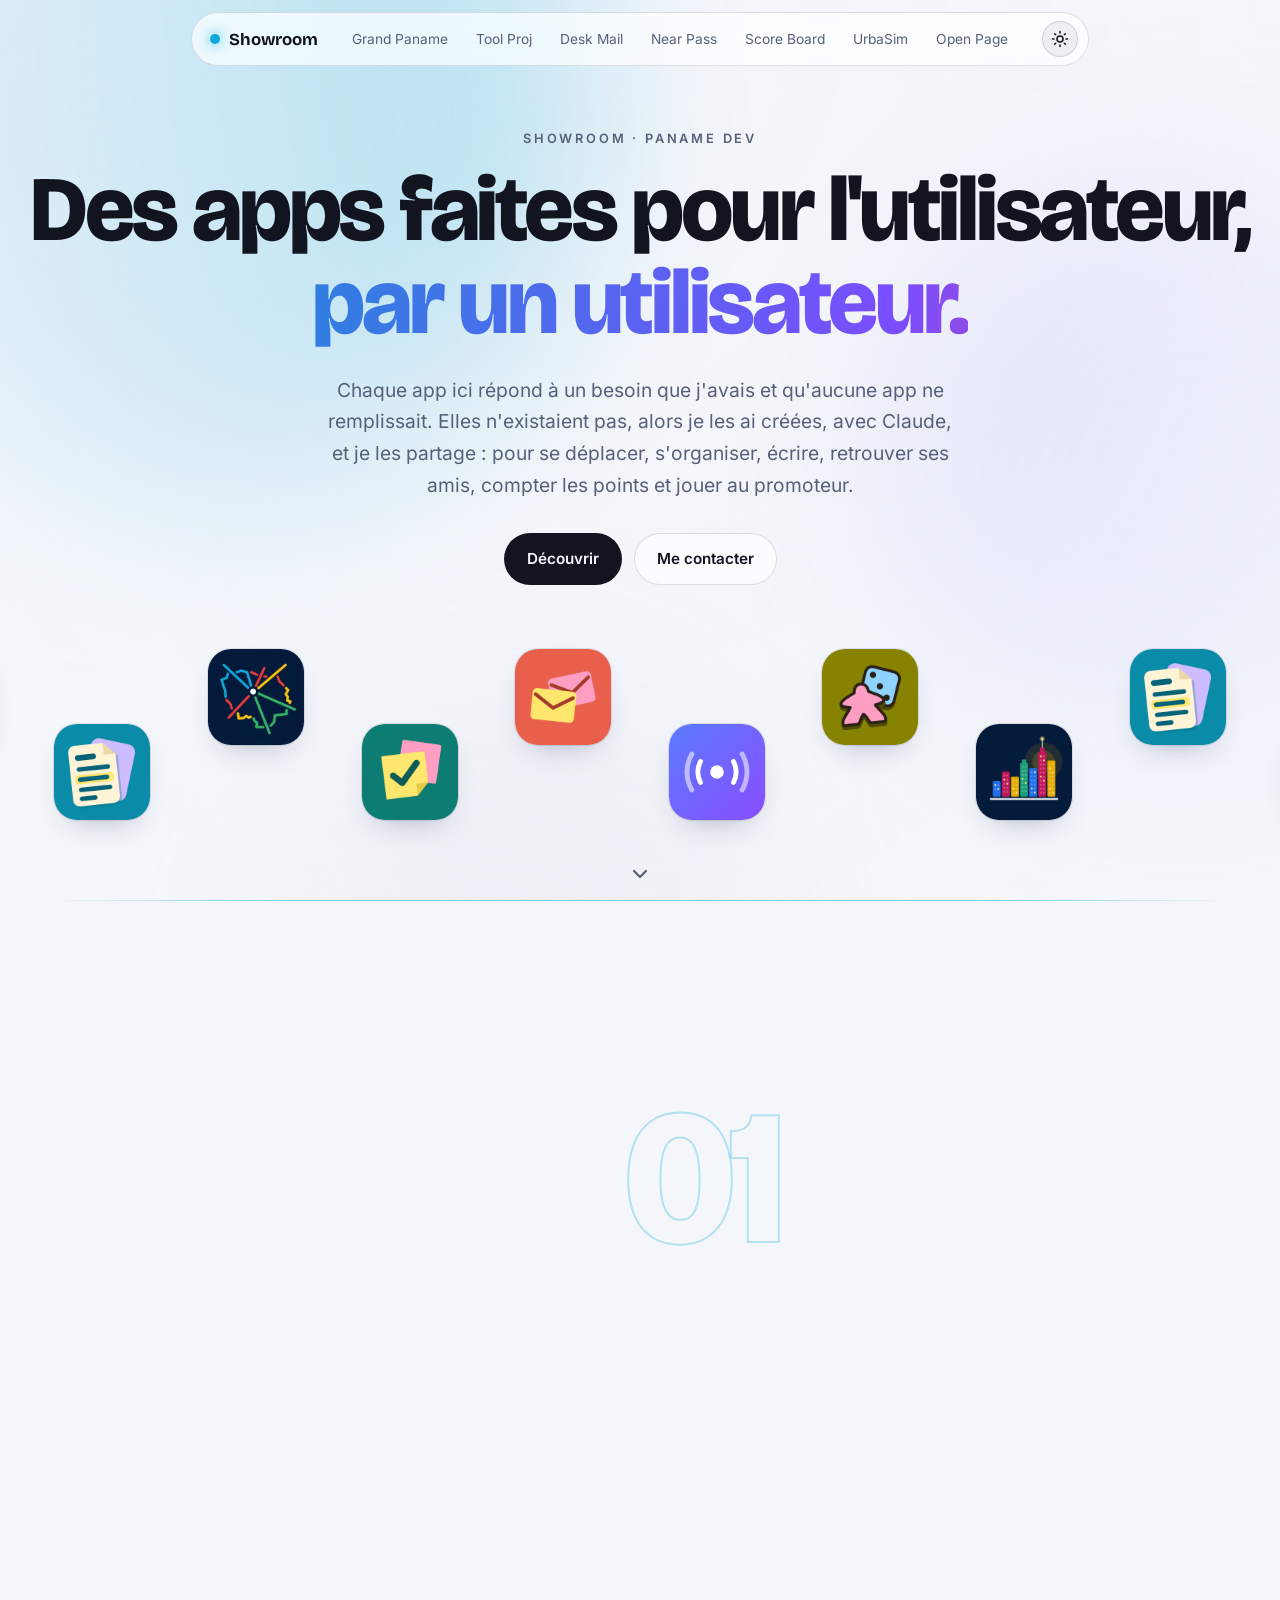
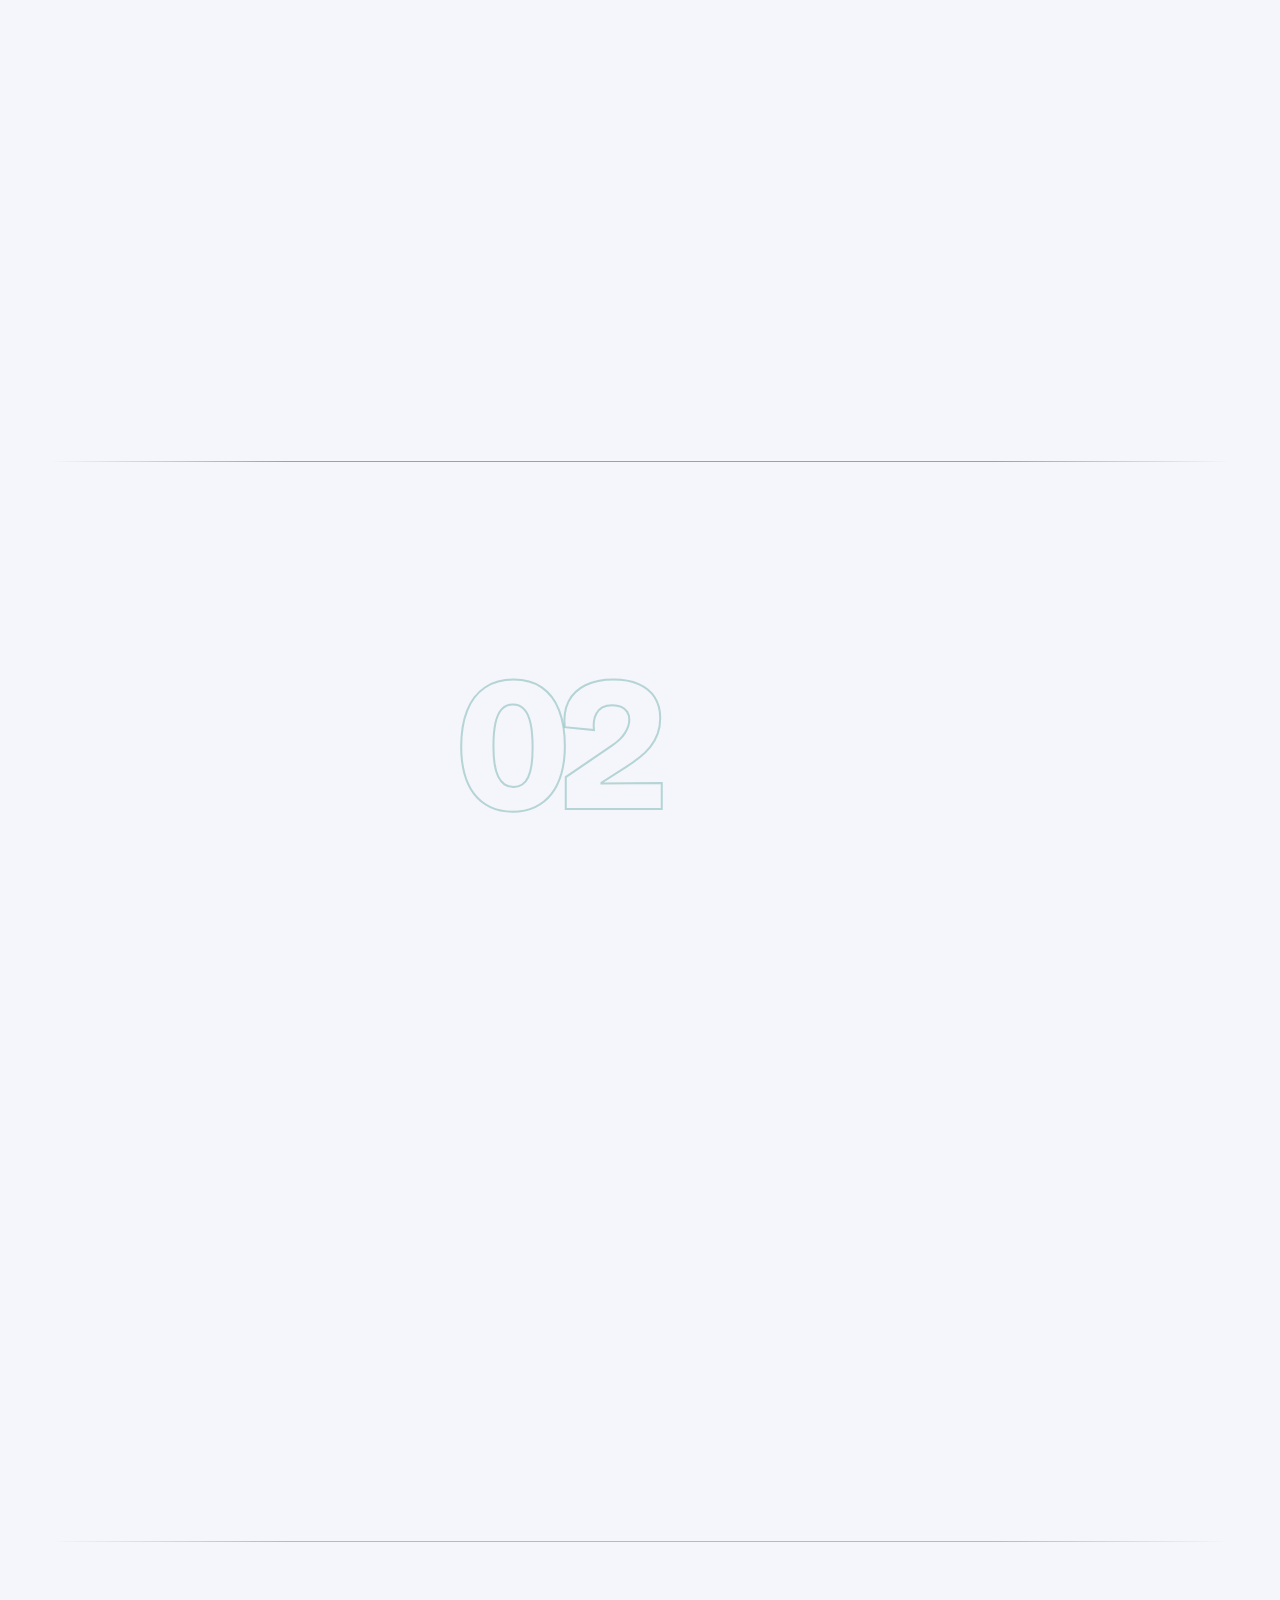
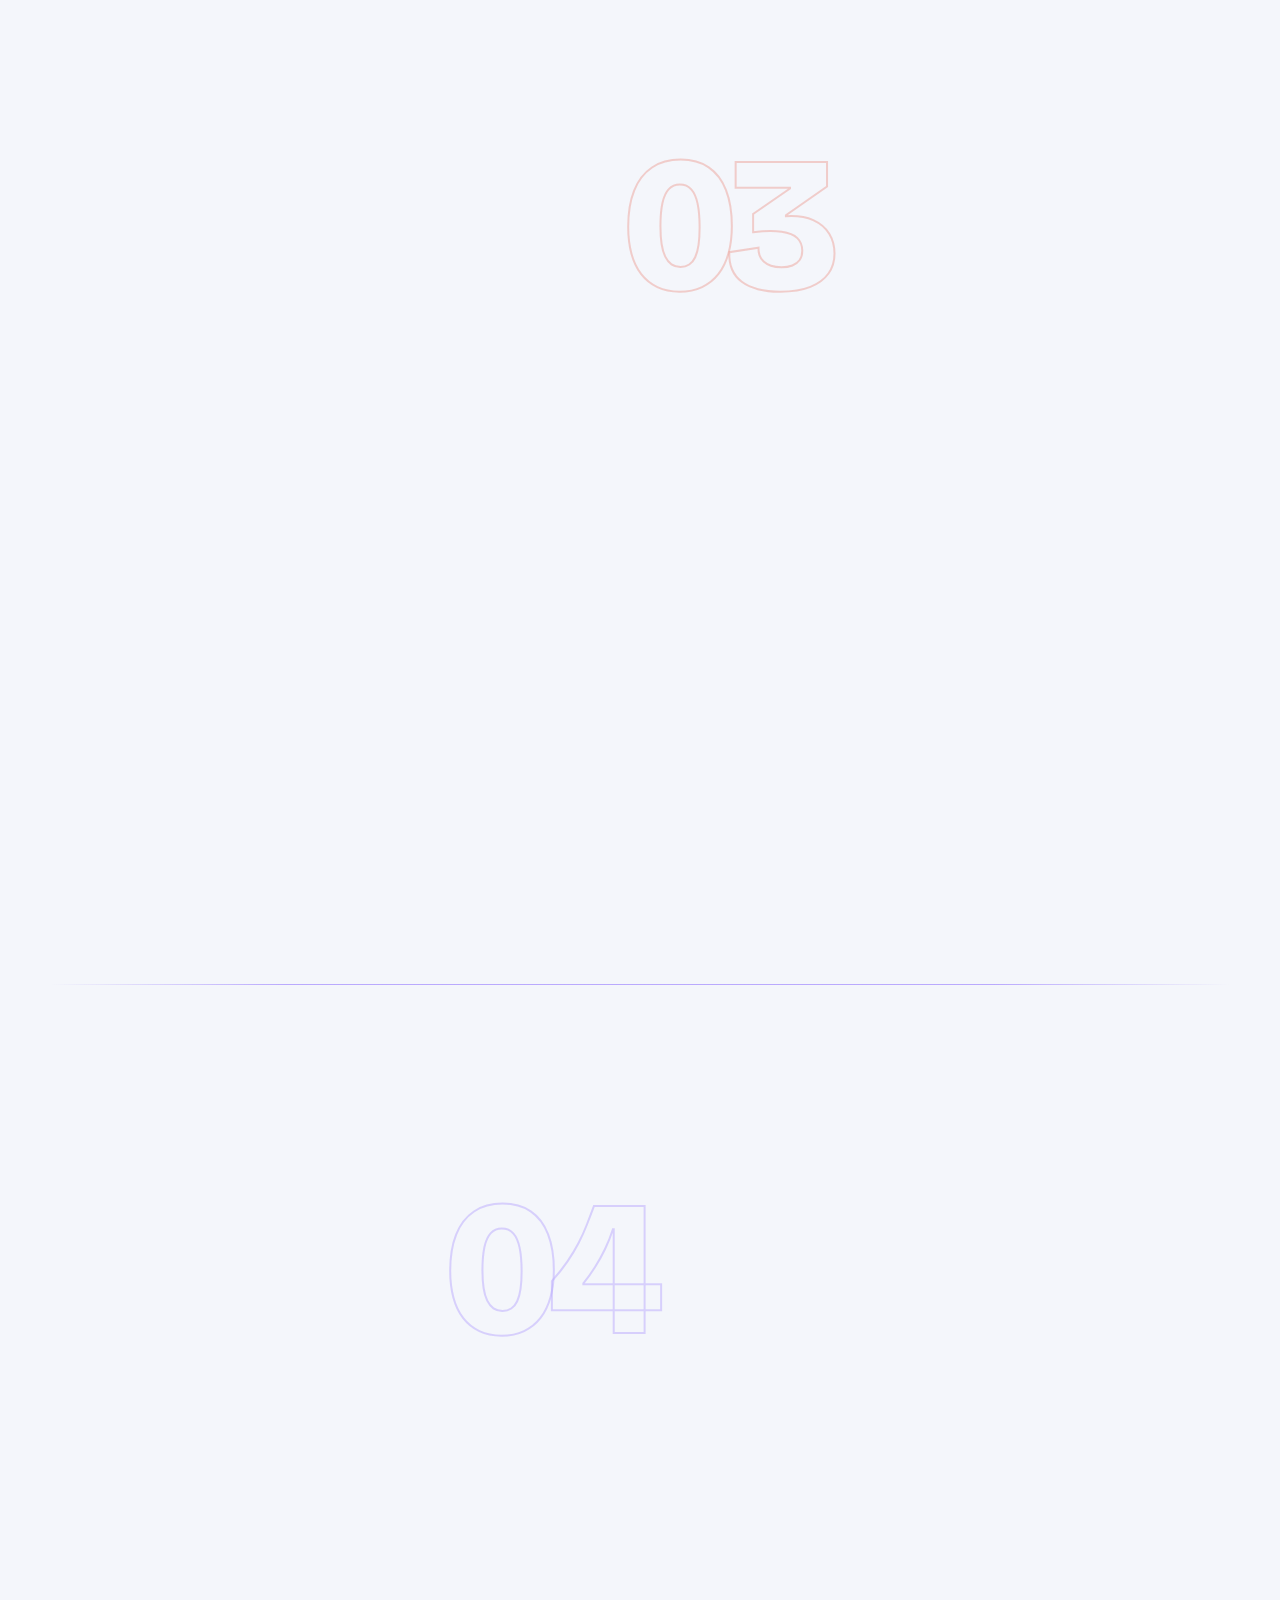
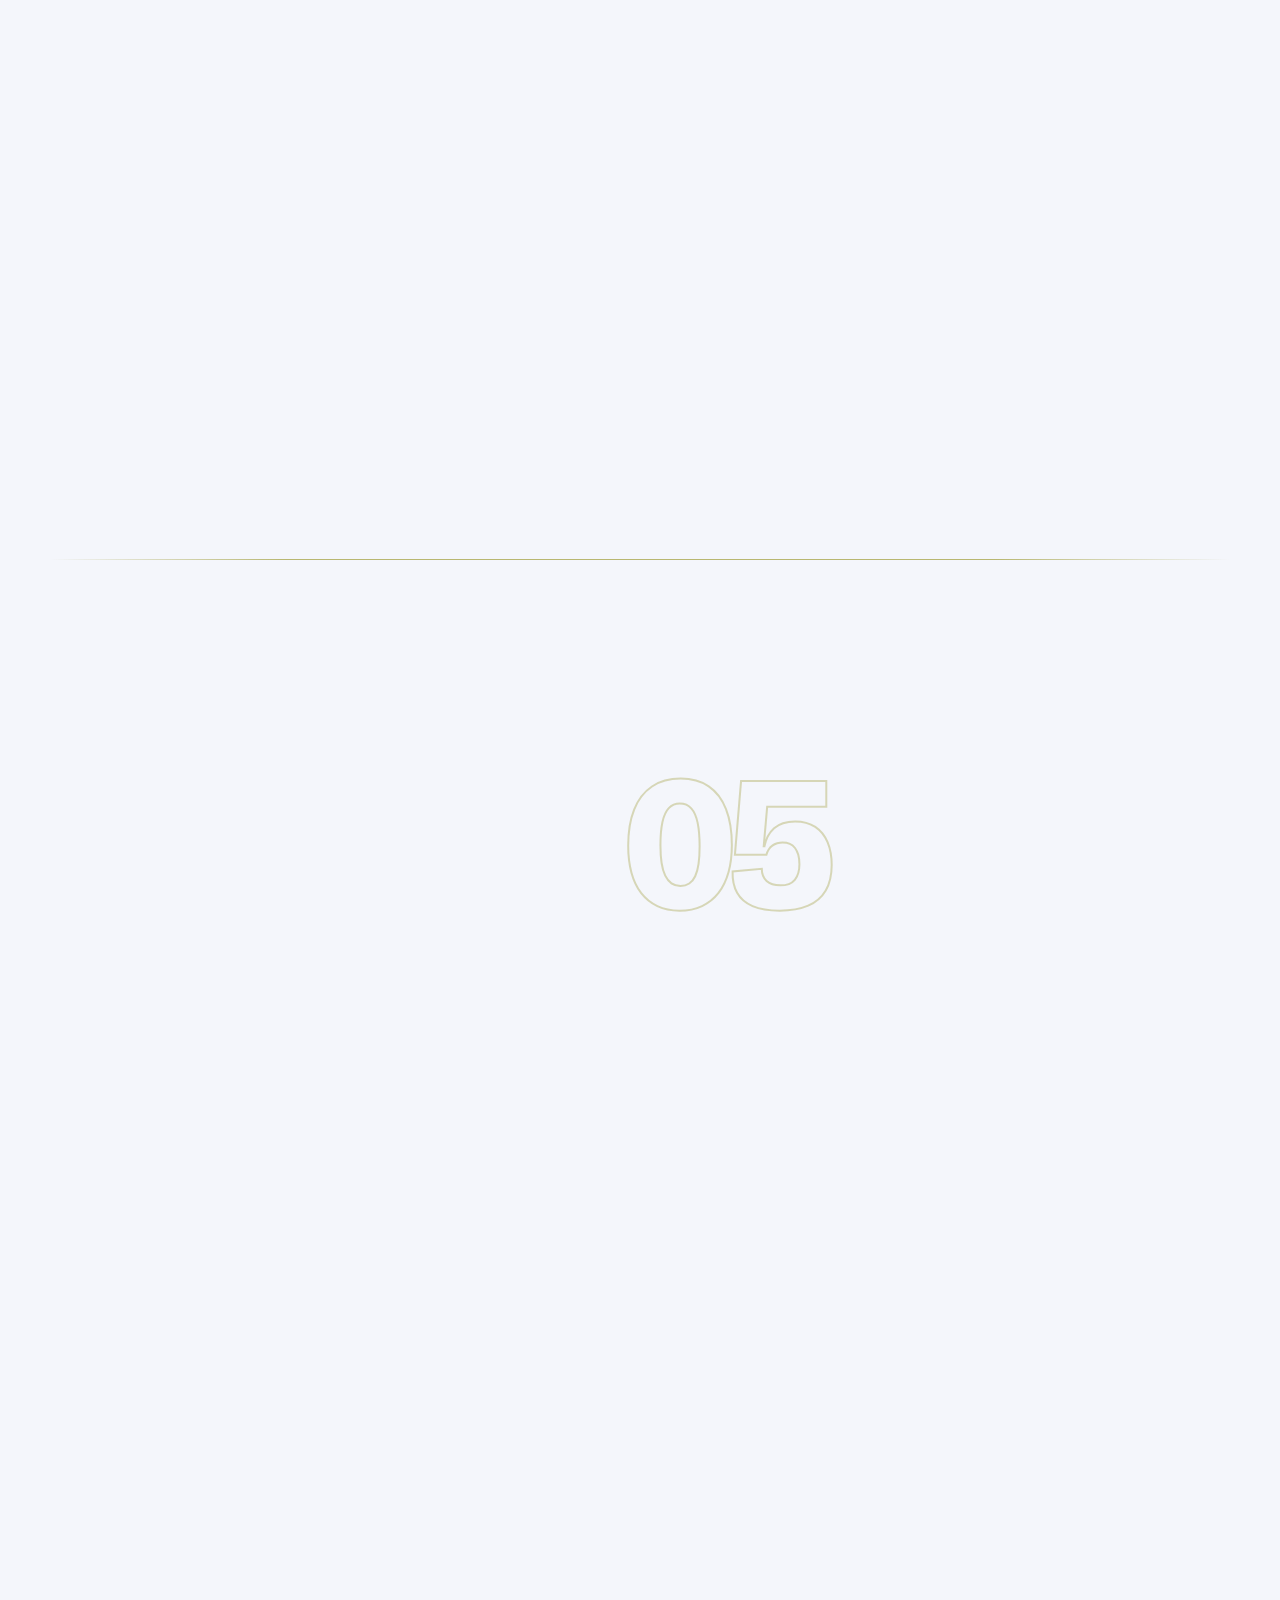
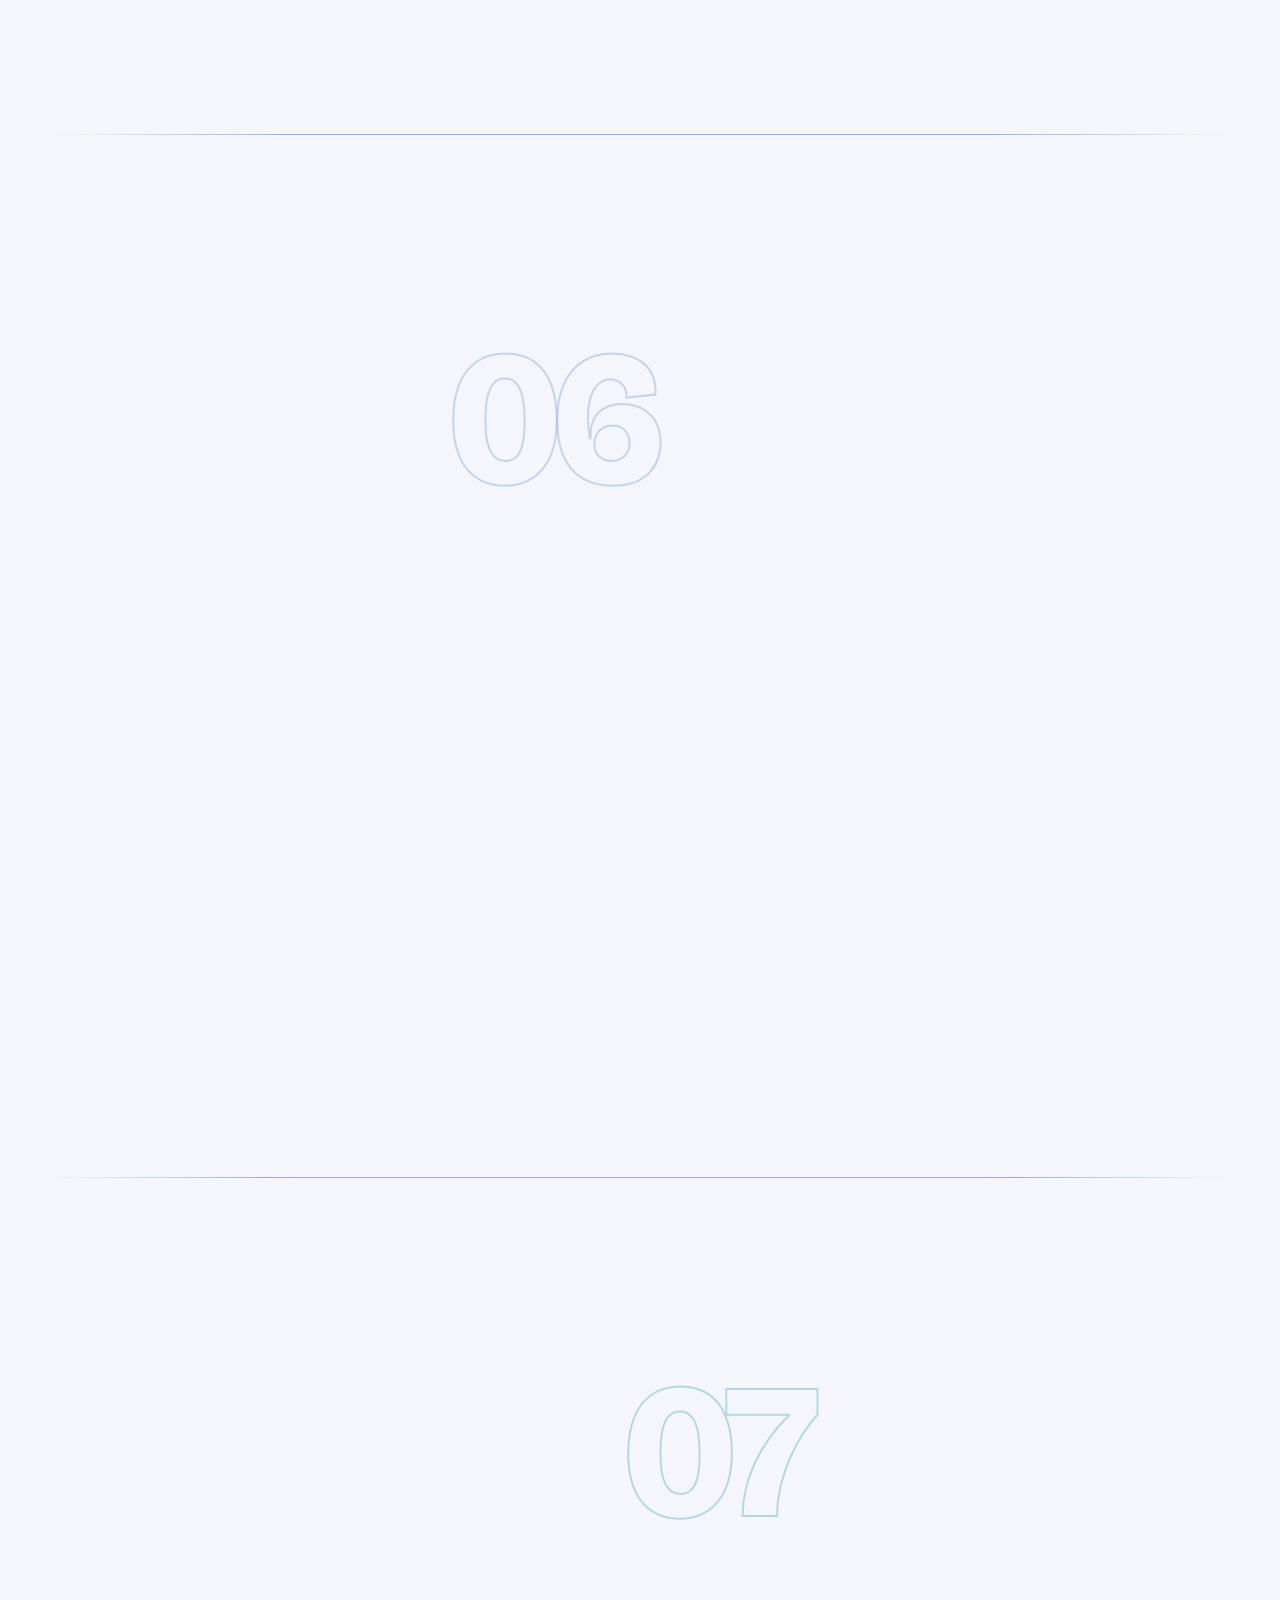
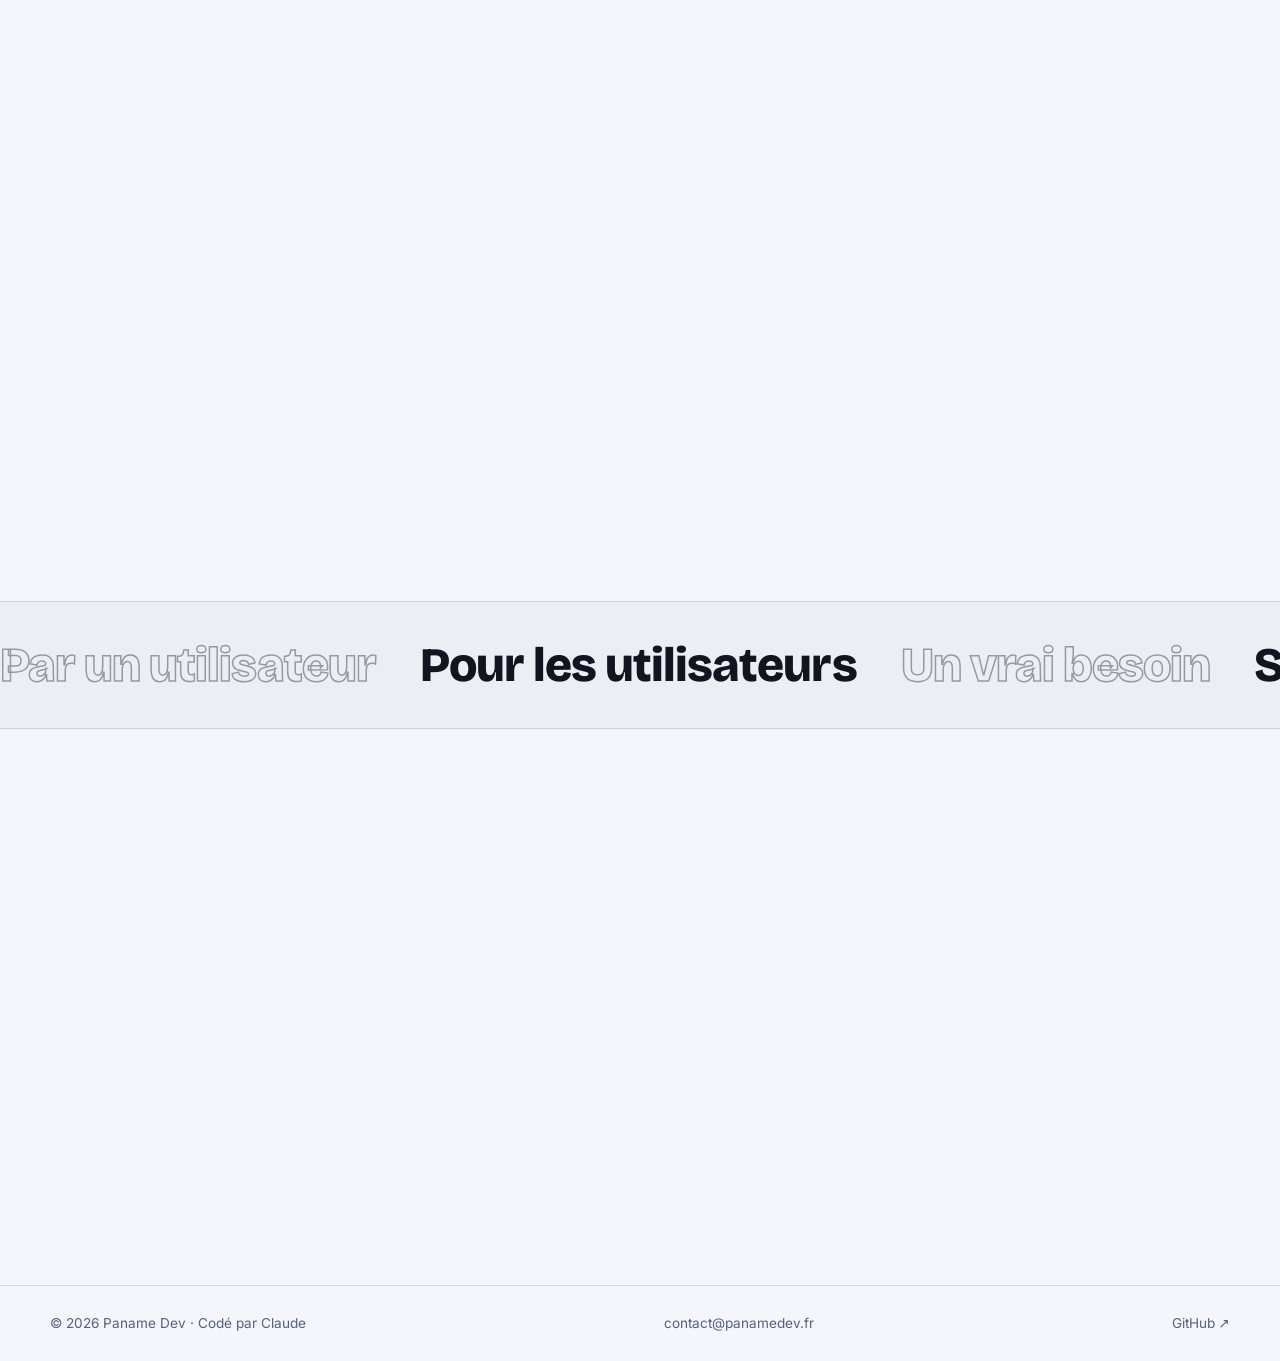
<file: index.html>
<!doctype html>
<html lang="fr">
<head>
<meta charset="utf-8">
<meta name="viewport" content="width=device-width, initial-scale=1">
<title>Showroom — Mes apps</title>
<meta name="description" content="Des apps faites pour l'utilisateur, par un utilisateur : Grand Paname, Tool Proj, Desk Mail, Near Pass, Score Board, UrbaSim… et d'autres à venir.">
<meta name="theme-color" content="#0b0d14">
<meta name="color-scheme" content="dark light">
<script>try{var t=localStorage.getItem("theme");if(t!=="light"&&t!=="dark")t=matchMedia("(prefers-color-scheme: light)").matches?"light":"dark";document.documentElement.dataset.theme=t}catch(e){}if(!matchMedia("(prefers-reduced-motion: reduce)").matches&&(!location.hash||location.hash==="#top")&&!scrollY)document.documentElement.classList.add("intro")</script>
<meta name="author" content="Paname Dev">
<link rel="icon" href="assets/img/favicon.svg?v=3534c2a4" type="image/svg+xml">
<link rel="preload" href="assets/fonts/inter-latin-wght.woff2" as="font" type="font/woff2" crossorigin>
<link rel="preload" href="assets/fonts/bricolage-latin-opsz.woff2" as="font" type="font/woff2" crossorigin>
<link rel="stylesheet" href="style.css?v=8fe3150a">
</head>
<body>
<div class="bg" aria-hidden="true"><i class="blob b1"></i><i class="blob b2"></i><i class="blob b3"></i><div class="grain"></div></div>

<header class="nav">
  <a class="brand" href="#top"><span class="dot"></span>Showroom</a>
  <nav>
    <!-- NAV:START -->
    <a href="#grand-paname">Grand Paname</a>
    <a href="#tool-proj">Tool Proj</a>
    <a href="#desk-mail">Desk Mail</a>
    <a href="#near-pass">Near Pass</a>
    <a href="#scoreboard">Score Board</a>
    <a href="#urbasim">UrbaSim</a>
    <a href="#open-page">Open Page</a>    <!-- NAV:END -->
  </nav>
  <button class="tbtn" type="button" aria-label="Changer de thème (clair / sombre)"><svg class="moon" viewBox="0 0 24 24" fill="none" stroke="currentColor" stroke-width="2" stroke-linecap="round" stroke-linejoin="round"><path d="M21 12.8A9 9 0 1 1 11.2 3a7 7 0 0 0 9.8 9.8z"/></svg><svg class="sun" viewBox="0 0 24 24" fill="none" stroke="currentColor" stroke-width="2" stroke-linecap="round"><circle cx="12" cy="12" r="4"/><path d="M12 2v2M12 20v2M4.9 4.9l1.4 1.4M17.7 17.7l1.4 1.4M2 12h2M20 12h2M4.9 19.1l1.4-1.4M17.7 6.3l1.4-1.4"/></svg></button>
</header>

<main id="top">
<!-- HERO -->
<section class="hero">
  <p class="eyebrow reveal">Showroom · Paname Dev</p>
  <h1 class="reveal d1">Des apps faites pour l'utilisateur,<br><span class="grad">par un utilisateur.</span></h1>
  <p class="lead reveal d2">Chaque app ici répond à un besoin que j'avais et qu'aucune app ne remplissait. Elles n'existaient pas, alors je les ai créées, avec Claude, et je les partage : pour se déplacer, s'organiser, écrire, retrouver ses amis, compter les points et jouer au promoteur.</p>
  <div class="cta reveal d3"><a class="btn primary" href="#grand-paname">Découvrir</a><a class="btn ghost" href="#contact">Me contacter</a></div>

  <div class="orbit" aria-hidden="true">
    <!-- ORBIT:START -->
    <a href="#grand-paname" class="ico" data-tile="#0ca8d8" style="left:2.0%;top:6%;animation-delay:-0.0s"><img src="assets/img/grandpaname.png?v=43c9810d" alt=""></a>
    <a href="#tool-proj" class="ico" data-tile="#0d7c72" style="left:16.0%;top:50%;animation-delay:-1.3s"><img src="assets/img/toolproj.png?v=ee2c892e" alt=""></a>
    <a href="#desk-mail" class="ico" data-tile="#e8604c" style="left:30.0%;top:6%;animation-delay:-2.6s"><img src="assets/img/deskmail.png?v=2308c365" alt=""></a>
    <a href="#near-pass" class="ico" data-tile="#8a6bff" style="left:44.0%;top:50%;animation-delay:-3.9s"><img src="assets/img/nearpass.svg?v=d5eae3f5" alt=""></a>
    <a href="#scoreboard" class="ico" data-tile="#878300" style="left:58.0%;top:6%;animation-delay:-0.2s"><img src="assets/img/scoreboard.png?v=7ec2c435" alt=""></a>
    <a href="#urbasim" class="ico" data-tile="#3f80ca" style="left:72.0%;top:50%;animation-delay:-1.5s"><img src="assets/img/urbasim-icon.png?v=8cf148e3" alt=""></a>
    <a href="#open-page" class="ico" data-tile="#0a8ca9" style="left:86.0%;top:6%;animation-delay:-2.8s"><img src="assets/img/openpage.png?v=98469eb4" alt=""></a>    <!-- ORBIT:END -->
  </div>
  <a class="scroll" href="#apps" aria-label="Voir les apps"><svg viewBox="0 0 24 24" fill="none" stroke="currentColor" stroke-width="2.2" stroke-linecap="round" stroke-linejoin="round"><path d="M6 9l6 6 6-6"/></svg></a>
</section>

<div id="apps"></div>
<!-- APPS:START (généré par scripts/build_site.py à partir de data/apps.json : ne pas modifier à la main) -->
<section class="app grand-paname" id="grand-paname" data-glow="#0ca8d8" style="--a:#0ca8d8;--btn-ink:#041b3b">
  <div class="wrap">
    <header class="ahead">
      <div class="aleft">
        <div class="tag reveal"><img src="assets/img/grandpaname.png?v=43c9810d" alt="" class="mini"> L&#x27;application phare</div>
        <h2 class="reveal d1" style="font-family:'GrandParis',var(--display);font-weight:700;letter-spacing:0;font-size:clamp(2.1rem,4.4vw,3.6rem)">Grand Paname</h2>
      </div>
      <div class="aright">
        <p class="pitch reveal d2"><em>Tout le réseau d&#x27;Île-de-France dans la poche.</em> Une carte au centre, des horaires qui suivent ton doigt, et une app qui se sent vraiment native.</p>
        <div class="chips reveal d3"><span>Android</span><span>React Native · Expo</span><span>v3.3</span></div>
        <div class="links reveal d3"><a class="btn app-btn" href="https://github.com/MaxPyroli/grand-paname-app" target="_blank" rel="noopener">Voir le projet ↗</a></div>
      </div>
    </header>
    <div class="car reveal d2" data-car tabindex="0" role="region" aria-roledescription="carrousel" aria-label="Fonctionnalités de Grand Paname">
      <div class="track">
      <article class="slide" aria-label="1 sur 6">
        <div class="stxt"><span class="num">01 / 06</span><h3>Vue d&#x27;ensemble</h3><p>Une carte au centre, des horaires qui suivent ton doigt, et une app qui se sent vraiment native.</p></div>
        <div class="shotarea ">
          <figure class="slot phone"><div class="part phone has"><div class="frame"><picture><source media="(prefers-color-scheme: light)" srcset="assets/shots/grand-paname/01-light.jpg?v=791dcea7"><img src="assets/shots/grand-paname/01-light.jpg?v=791dcea7" alt="Grand Paname : Vue d&#x27;ensemble" data-light="assets/shots/grand-paname/01-light.jpg?v=791dcea7" data-dark="assets/shots/grand-paname/01-light.jpg?v=791dcea7" loading="lazy"></picture></div></div></figure>
        </div>
      </article><article class="slide" aria-label="2 sur 6">
        <div class="stxt"><span class="num">02 / 06</span><h3>La carte au centre</h3><p>Une carte plein écran du réseau, avec les lignes de métro, RER et tram en couleurs. On cherche un arrêt, on touche, on voit.</p></div>
        <div class="shotarea ">
          <figure class="slot phone"><div class="part phone"><div class="frame"><div class="ph"><b>02</b><span>Capture à ajouter</span><small>La carte zoomée sur un quartier, avec les lignes</small><code>assets/shots/grand-paname/02-light.jpg</code><code>assets/shots/grand-paname/02-dark.jpg</code></div></div></div></figure>
        </div>
      </article><article class="slide" aria-label="3 sur 6">
        <div class="stxt"><span class="num">03 / 06</span><h3>Les horaires, au doigt</h3><p>Les prochains passages d&#x27;un arrêt dans un volet qui suit ton geste : on le tire pour l&#x27;ouvrir, on le glisse pour le fermer.</p></div>
        <div class="shotarea ">
          <figure class="slot phone"><div class="part phone"><div class="frame"><div class="ph"><b>03</b><span>Capture à ajouter</span><small>Le volet des horaires ouvert sur un arrêt</small><code>assets/shots/grand-paname/03-light.jpg</code><code>assets/shots/grand-paname/03-dark.jpg</code></div></div></div></figure>
        </div>
      </article><article class="slide" aria-label="4 sur 6">
        <div class="stxt"><span class="num">04 / 06</span><h3>Info trafic</h3><p>L&#x27;onglet Trafic regroupe les perturbations du réseau. Le rouge n&#x27;apparaît que lorsqu&#x27;il y a un vrai problème.</p></div>
        <div class="shotarea ">
          <figure class="slot phone"><div class="part phone"><div class="frame"><div class="ph"><b>04</b><span>Capture à ajouter</span><small>L&#x27;onglet Trafic avec quelques perturbations</small><code>assets/shots/grand-paname/04-light.jpg</code><code>assets/shots/grand-paname/04-dark.jpg</code></div></div></div></figure>
        </div>
      </article><article class="slide" aria-label="5 sur 6">
        <div class="stxt"><span class="num">05 / 06</span><h3>Tes favoris</h3><p>Tes arrêts et tes lignes habituels à portée de pouce, dans l&#x27;onglet Favoris.</p></div>
        <div class="shotarea ">
          <figure class="slot phone"><div class="part phone"><div class="frame"><div class="ph"><b>05</b><span>Capture à ajouter</span><small>L&#x27;onglet Favoris rempli</small><code>assets/shots/grand-paname/05-light.jpg</code><code>assets/shots/grand-paname/05-dark.jpg</code></div></div></div></figure>
        </div>
      </article><article class="slide" aria-label="6 sur 6">
        <div class="stxt"><span class="num">06 / 06</span><h3>Trois thèmes</h3><p>Clair, sombre, et sombre OLED pour les écrans qui éteignent les pixels noirs.</p></div>
        <div class="shotarea ">
          <figure class="slot phone"><div class="part phone"><div class="frame"><div class="ph"><b>06</b><span>Capture à ajouter</span><small>Le même écran en thème sombre OLED</small><code>assets/shots/grand-paname/06-light.jpg</code><code>assets/shots/grand-paname/06-dark.jpg</code></div></div></div></figure>
        </div>
      </article>
      </div>
      <div class="ctrl">
        <button class="arrow prev" type="button" aria-label="Précédent">←</button>
        <button class="arrow next" type="button" aria-label="Suivant">→</button>
        <div class="dots"><button class="dot" type="button" aria-label="Aller à : Vue d&#x27;ensemble"></button><button class="dot" type="button" aria-label="Aller à : La carte au centre"></button><button class="dot" type="button" aria-label="Aller à : Les horaires, au doigt"></button><button class="dot" type="button" aria-label="Aller à : Info trafic"></button><button class="dot" type="button" aria-label="Aller à : Tes favoris"></button><button class="dot" type="button" aria-label="Aller à : Trois thèmes"></button></div>
      </div>
    </div>
  </div>
</section>

<section class="app tool-proj flip" id="tool-proj" data-glow="#0fb5a6" style="--a:#0d7c72">
  <div class="wrap">
    <header class="ahead">
      <div class="aleft">
        <div class="tag reveal"><img src="assets/img/toolproj.png?v=ee2c892e" alt="" class="mini"> Productivité</div>
        <h2 class="reveal d1">Tool Proj</h2>
      </div>
      <div class="aright">
        <p class="pitch reveal d2"><em>Le carnet de bord de tes projets d&#x27;apps.</em> Avancement, tâches, idées et équipe, sur un mur de post-it qu&#x27;on zoome du bout des doigts. Installable sur téléphone.</p>
        <div class="chips reveal d3"><span>PWA installable</span><span>Supabase</span><span>Gratuit</span></div>
        <div class="links reveal d3"><a class="btn app-btn" href="https://toolproj.panamedev.fr/" target="_blank" rel="noopener">Ouvrir l&#x27;app ↗</a></div>
      </div>
    </header>
    <div class="car reveal d2" data-car tabindex="0" role="region" aria-roledescription="carrousel" aria-label="Fonctionnalités de Tool Proj">
      <div class="track">
      <article class="slide" aria-label="1 sur 6">
        <div class="stxt"><span class="num">01 / 06</span><h3>Vue d&#x27;ensemble</h3><p>Avancement, tâches, idées et équipe, sur un mur de post-it qu&#x27;on zoome du bout des doigts. Installable sur téléphone.</p></div>
        <div class="shotarea stage withmock">
          <div class="board">
        <div class="bhead"><b>Mon app</b><div class="prog"><i></i></div><small>64&nbsp;%</small></div>
        <div class="cols">
          <div class="col"><h4>À faire</h4>
            <div class="note n-y"><button class="chk" type="button" aria-pressed="false" aria-label="Marquer comme fait"></button><b class="nt">Écran d'accueil</b><span>Tâche</span></div>
            <div class="note n-p rot2"><button class="chk" type="button" aria-pressed="false" aria-label="Marquer comme fait"></button><b class="nt">Mode sombre ?</b><span>Idée</span></div>
          </div>
          <div class="col"><h4>En cours</h4>
            <div class="note n-b rot3"><button class="chk" type="button" aria-pressed="false" aria-label="Marquer comme fait"></button><b class="nt">Notifications push</b><span>Amélioration</span></div>
            <div class="note n-o"><button class="chk" type="button" aria-pressed="false" aria-label="Marquer comme fait"></button><b class="nt">Bug scroll iOS</b><span>Bug</span></div>
          </div>
          <div class="col"><h4>Fait</h4>
            <div class="note n-g rot2 done"><button class="chk" type="button" aria-pressed="true" aria-label="Marquer comme à faire"></button><b class="nt">Connexion par clé</b><span>Tâche</span></div>
            <div class="note n-g rot3 done"><button class="chk" type="button" aria-pressed="true" aria-label="Marquer comme à faire"></button><b class="nt">Rôles par projet</b><span>Tâche</span></div>
          </div>
        </div>
      </div>
      <div class="float f1">👍 12</div>
      <div class="float f2">🔔 Assigné à toi</div>
          <figure class="slot duo"><div class="part window"><div class="frame"><div class="wbar"><i></i><i></i><i></i></div><div class="ph"><b>01</b><span>Capture à ajouter</span><small>L&#x27;aperçu d&#x27;un projet : bureau et mobile</small><code>assets/shots/tool-proj/01-desktop-light.jpg</code><code>assets/shots/tool-proj/01-desktop-dark.jpg</code></div></div></div><div class="part phone"><div class="frame"><div class="ph"><b>01</b><span>Capture à ajouter</span><small>L&#x27;aperçu d&#x27;un projet : bureau et mobile</small><code>assets/shots/tool-proj/01-mobile-light.jpg</code><code>assets/shots/tool-proj/01-mobile-dark.jpg</code></div></div></div></figure>
        </div>
      </article><article class="slide" aria-label="2 sur 6">
        <div class="stxt"><span class="num">02 / 06</span><h3>Le plan de travail de post-it</h3><p>Un grand mur qu&#x27;on zoome (pincement ou Ctrl + molette) et qu&#x27;on parcourt en glissant, avec une mini-carte, le plein écran, « Ranger » par couleur, votes ou date, et des votes 👍.</p></div>
        <div class="shotarea ">
          <figure class="slot duo"><div class="part window"><div class="frame"><div class="wbar"><i></i><i></i><i></i></div><div class="ph"><b>02</b><span>Capture à ajouter</span><small>Le mur de post-it, avec la mini-carte (bureau + mobile)</small><code>assets/shots/tool-proj/02-desktop-light.jpg</code><code>assets/shots/tool-proj/02-desktop-dark.jpg</code></div></div></div><div class="part phone"><div class="frame"><div class="ph"><b>02</b><span>Capture à ajouter</span><small>Le mur de post-it, avec la mini-carte (bureau + mobile)</small><code>assets/shots/tool-proj/02-mobile-light.jpg</code><code>assets/shots/tool-proj/02-mobile-dark.jpg</code></div></div></div></figure>
        </div>
      </article><article class="slide" aria-label="3 sur 6">
        <div class="stxt"><span class="num">03 / 06</span><h3>Feuille de route et tableau</h3><p>Les grands chantiers rangés en Maintenant, Ensuite, Plus tard et Terminé, ou un tableau À faire / En cours / Fait où chaque chantier est un grand post-it.</p></div>
        <div class="shotarea ">
          <figure class="slot duo"><div class="part window"><div class="frame"><div class="wbar"><i></i><i></i><i></i></div><div class="ph"><b>03</b><span>Capture à ajouter</span><small>La feuille de route ou le tableau (bureau + mobile)</small><code>assets/shots/tool-proj/03-desktop-light.jpg</code><code>assets/shots/tool-proj/03-desktop-dark.jpg</code></div></div></div><div class="part phone"><div class="frame"><div class="ph"><b>03</b><span>Capture à ajouter</span><small>La feuille de route ou le tableau (bureau + mobile)</small><code>assets/shots/tool-proj/03-mobile-light.jpg</code><code>assets/shots/tool-proj/03-mobile-dark.jpg</code></div></div></div></figure>
        </div>
      </article><article class="slide" aria-label="4 sur 6">
        <div class="stxt"><span class="num">04 / 06</span><h3>Tâches, bugs, idées</h3><p>Chaque élément a son type et sa couleur, sa priorité, une personne assignée. Une idée mûre se transforme en chantier, tâche, bug ou amélioration.</p></div>
        <div class="shotarea ">
          <figure class="slot duo"><div class="part window"><div class="frame"><div class="wbar"><i></i><i></i><i></i></div><div class="ph"><b>04</b><span>Capture à ajouter</span><small>Une tâche ouverte avec ses détails (bureau + mobile)</small><code>assets/shots/tool-proj/04-desktop-light.jpg</code><code>assets/shots/tool-proj/04-desktop-dark.jpg</code></div></div></div><div class="part phone"><div class="frame"><div class="ph"><b>04</b><span>Capture à ajouter</span><small>Une tâche ouverte avec ses détails (bureau + mobile)</small><code>assets/shots/tool-proj/04-mobile-light.jpg</code><code>assets/shots/tool-proj/04-mobile-dark.jpg</code></div></div></div></figure>
        </div>
      </article><article class="slide" aria-label="5 sur 6">
        <div class="stxt"><span class="num">05 / 06</span><h3>L&#x27;aperçu du projet</h3><p>Une jauge d&#x27;avancement, les chantiers en cours, les bugs ouverts, les idées les plus votées et l&#x27;activité récente.</p></div>
        <div class="shotarea ">
          <figure class="slot duo"><div class="part window"><div class="frame"><div class="wbar"><i></i><i></i><i></i></div><div class="ph"><b>05</b><span>Capture à ajouter</span><small>L&#x27;aperçu avec la jauge d&#x27;avancement (bureau + mobile)</small><code>assets/shots/tool-proj/05-desktop-light.jpg</code><code>assets/shots/tool-proj/05-desktop-dark.jpg</code></div></div></div><div class="part phone"><div class="frame"><div class="ph"><b>05</b><span>Capture à ajouter</span><small>L&#x27;aperçu avec la jauge d&#x27;avancement (bureau + mobile)</small><code>assets/shots/tool-proj/05-mobile-light.jpg</code><code>assets/shots/tool-proj/05-mobile-dark.jpg</code></div></div></div></figure>
        </div>
      </article><article class="slide" aria-label="6 sur 6">
        <div class="stxt"><span class="num">06 / 06</span><h3>Équipe et connexion</h3><p>Rôles admin ou membre par projet, avatars emoji, notifications quand une tâche t&#x27;est assignée, et connexion sans mot de passe : lien, code ou Face ID.</p></div>
        <div class="shotarea ">
          <figure class="slot duo"><div class="part window"><div class="frame"><div class="wbar"><i></i><i></i><i></i></div><div class="ph"><b>06</b><span>Capture à ajouter</span><small>La liste des membres ou l&#x27;écran de connexion (bureau + mobile)</small><code>assets/shots/tool-proj/06-desktop-light.jpg</code><code>assets/shots/tool-proj/06-desktop-dark.jpg</code></div></div></div><div class="part phone"><div class="frame"><div class="ph"><b>06</b><span>Capture à ajouter</span><small>La liste des membres ou l&#x27;écran de connexion (bureau + mobile)</small><code>assets/shots/tool-proj/06-mobile-light.jpg</code><code>assets/shots/tool-proj/06-mobile-dark.jpg</code></div></div></div></figure>
        </div>
      </article>
      </div>
      <div class="ctrl">
        <button class="arrow prev" type="button" aria-label="Précédent">←</button>
        <button class="arrow next" type="button" aria-label="Suivant">→</button>
        <div class="dots"><button class="dot" type="button" aria-label="Aller à : Vue d&#x27;ensemble"></button><button class="dot" type="button" aria-label="Aller à : Le plan de travail de post-it"></button><button class="dot" type="button" aria-label="Aller à : Feuille de route et tableau"></button><button class="dot" type="button" aria-label="Aller à : Tâches, bugs, idées"></button><button class="dot" type="button" aria-label="Aller à : L&#x27;aperçu du projet"></button><button class="dot" type="button" aria-label="Aller à : Équipe et connexion"></button></div>
      </div>
    </div>
  </div>
</section>

<section class="app desk-mail" id="desk-mail" data-glow="#e8604c" style="--a:#e8604c">
  <div class="wrap">
    <header class="ahead">
      <div class="aleft">
        <div class="tag reveal"><img src="assets/img/deskmail.png?v=2308c365" alt="" class="mini"> Windows</div>
        <h2 class="reveal d1">Desk Mail</h2>
      </div>
      <div class="aright">
        <p class="pitch reveal d2"><em>Un client mail de bureau pour Windows.</em> Tous tes comptes au même endroit, et rien qui ne quitte ton ordinateur.</p>
        <div class="chips reveal d3"><span>Windows</span><span>100 % local</span><span>Aucun pistage</span></div>
        <div class="links reveal d3"><a class="btn ghost" href="https://maxpyroli.github.io/panamail-pages/" target="_blank" rel="noopener">Politique de confidentialité ↗</a></div>
      </div>
    </header>
    <div class="car reveal d2" data-car tabindex="0" role="region" aria-roledescription="carrousel" aria-label="Fonctionnalités de Desk Mail">
      <div class="track">
      <article class="slide" aria-label="1 sur 5">
        <div class="stxt"><span class="num">01 / 05</span><h3>Vue d&#x27;ensemble</h3><p>Tous tes comptes au même endroit, et rien qui ne quitte ton ordinateur.</p></div>
        <div class="shotarea stage withmock">
          <div class="win tilt">
        <div class="title"><span>Desk Mail</span><div class="wc"><i></i><i></i><i></i></div></div>
        <div class="wbody">
          <aside><b class="acct on">Gmail<small>3</small></b><b class="acct">Outlook</b><b class="acct">Perso</b><hr><span>Réception</span><span>Envoyés</span><span>Brouillons</span></aside>
          <div class="list">
            <div class="mail new"><i class="av a1">M</i><div><strong>Marie L.</strong><span>Les plans validés ✔</span></div><time>9:41</time></div>
            <div class="mail on"><i class="av a2">T</i><div><strong>Thomas</strong><span>Re : Réunion jeudi</span></div><time>8:12</time></div>
            <div class="mail"><i class="av a3">G</i><div><strong>GitHub</strong><span>Build réussi</span></div><time>hier</time></div>
            <div class="mail"><i class="av a4">S</i><div><strong>Sophie</strong><span>Photos du week-end</span></div><time>lun.</time></div>
          </div>
          <div class="read"><h5>Re : Réunion jeudi</h5><p class="who">Thomas · à moi</p><p class="ln"></p><p class="ln s"></p><p class="ln"></p><p class="ln m"></p></div>
        </div>
      </div>
      <div class="float f1">🔒 Coffre Windows</div>
      <div class="float f2">⚡ Hors ligne</div>
          <figure class="slot window"><div class="part window"><div class="frame"><div class="wbar"><i></i><i></i><i></i></div><div class="ph"><b>01</b><span>Capture à ajouter</span><small>La fenêtre principale : comptes, liste des messages, lecture</small><code>assets/shots/desk-mail/01-light.jpg</code><code>assets/shots/desk-mail/01-dark.jpg</code></div></div></div></figure>
        </div>
      </article><article class="slide" aria-label="2 sur 5">
        <div class="stxt"><span class="num">02 / 05</span><h3>Tous tes comptes</h3><p>Gmail, Outlook, ou tout fournisseur IMAP/SMTP, depuis une seule application. Connexion « avec Google » ou « avec Microsoft » sans que Desk Mail connaisse ton mot de passe.</p></div>
        <div class="shotarea ">
          <figure class="slot window"><div class="part window"><div class="frame"><div class="wbar"><i></i><i></i><i></i></div><div class="ph"><b>02</b><span>Capture à ajouter</span><small>L&#x27;ajout d&#x27;un compte ou la liste des comptes</small><code>assets/shots/desk-mail/02-light.jpg</code><code>assets/shots/desk-mail/02-dark.jpg</code></div></div></div></figure>
        </div>
      </article><article class="slide" aria-label="3 sur 5">
        <div class="stxt"><span class="num">03 / 05</span><h3>Lire et écrire</h3><p>Consulte, écris et gère tes e-mails, avec brouillons et signatures enregistrés localement.</p></div>
        <div class="shotarea ">
          <figure class="slot window"><div class="part window"><div class="frame"><div class="wbar"><i></i><i></i><i></i></div><div class="ph"><b>03</b><span>Capture à ajouter</span><small>La rédaction d&#x27;un message</small><code>assets/shots/desk-mail/03-light.jpg</code><code>assets/shots/desk-mail/03-dark.jpg</code></div></div></div></figure>
        </div>
      </article><article class="slide" aria-label="4 sur 5">
        <div class="stxt"><span class="num">04 / 05</span><h3>Hors ligne</h3><p>Une copie locale des messages déjà consultés, dans une base SQLite privée : affichage rapide et lecture sans connexion.</p></div>
        <div class="shotarea ">
          <figure class="slot window"><div class="part window"><div class="frame"><div class="wbar"><i></i><i></i><i></i></div><div class="ph"><b>04</b><span>Capture à ajouter</span><small>La liste des messages en mode hors ligne</small><code>assets/shots/desk-mail/04-light.jpg</code><code>assets/shots/desk-mail/04-dark.jpg</code></div></div></div></figure>
        </div>
      </article><article class="slide" aria-label="5 sur 5">
        <div class="stxt"><span class="num">05 / 05</span><h3>Un coffre pour tes mots de passe</h3><p>Mots de passe et jetons de connexion sont stockés dans le Gestionnaire d&#x27;identification de Windows. Aucun serveur central, aucune télémétrie.</p></div>
        <div class="shotarea ">
          <figure class="slot window"><div class="part window"><div class="frame"><div class="wbar"><i></i><i></i><i></i></div><div class="ph"><b>05</b><span>Capture à ajouter</span><small>Les réglages de confidentialité ou des comptes</small><code>assets/shots/desk-mail/05-light.jpg</code><code>assets/shots/desk-mail/05-dark.jpg</code></div></div></div></figure>
        </div>
      </article>
      </div>
      <div class="ctrl">
        <button class="arrow prev" type="button" aria-label="Précédent">←</button>
        <button class="arrow next" type="button" aria-label="Suivant">→</button>
        <div class="dots"><button class="dot" type="button" aria-label="Aller à : Vue d&#x27;ensemble"></button><button class="dot" type="button" aria-label="Aller à : Tous tes comptes"></button><button class="dot" type="button" aria-label="Aller à : Lire et écrire"></button><button class="dot" type="button" aria-label="Aller à : Hors ligne"></button><button class="dot" type="button" aria-label="Aller à : Un coffre pour tes mots de passe"></button></div>
      </div>
    </div>
  </div>
</section>

<section class="app near-pass flip" id="near-pass" data-glow="#7a5bff" style="--a:#8a6bff">
  <div class="wrap">
    <header class="ahead">
      <div class="aleft">
        <div class="tag reveal"><img src="assets/img/nearpass.svg?v=d5eae3f5" alt="" class="mini"> Android</div>
        <h2 class="reveal d1">Near Pass</h2>
      </div>
      <div class="aright">
        <p class="pitch reveal d2"><em>Sache quand tes amis sont tout près.</em> Bluetooth et Ultra-Wideband mesurent la distance et la direction, sans jamais passer par un serveur.</p>
        <div class="chips reveal d3"><span>Android</span><span>BLE + UWB</span><span>Zéro serveur</span></div>
        <div class="links reveal d3"><a class="btn ghost" href="https://maxpyroli.github.io/nearpass-site/" target="_blank" rel="noopener">Politique de confidentialité ↗</a></div>
      </div>
    </header>
    <div class="car reveal d2" data-car tabindex="0" role="region" aria-roledescription="carrousel" aria-label="Fonctionnalités de Near Pass">
      <div class="track">
      <article class="slide" aria-label="1 sur 5">
        <div class="stxt"><span class="num">01 / 05</span><h3>Vue d&#x27;ensemble</h3><p>Bluetooth et Ultra-Wideband mesurent la distance et la direction, sans jamais passer par un serveur.</p></div>
        <div class="shotarea stage withmock">
          <div class="radar tilt">
        <i class="ring r1"></i><i class="ring r2"></i><i class="ring r3"></i>
        <div class="sweep"></div>
        <span class="you">Toi</span>
        <span class="fr p1"><b>L</b><small>≈ 4 m</small></span>
        <span class="fr p2"><b>A</b><small>≈ 12 m</small></span>
        <span class="fr p3"><b>J</b><small>≈ 27 m</small></span>
      </div>
      <div class="float f1">📡 Ami à proximité</div>
      <div class="float f2">🔐 Chiffré</div>
          <figure class="slot phone"><div class="part phone"><div class="frame"><div class="ph"><b>01</b><span>Capture à ajouter</span><small>L&#x27;écran principal avec un ami à proximité</small><code>assets/shots/near-pass/01-light.jpg</code><code>assets/shots/near-pass/01-dark.jpg</code></div></div></div></figure>
        </div>
      </article><article class="slide" aria-label="2 sur 5">
        <div class="stxt"><span class="num">02 / 05</span><h3>Ajouter un ami</h3><p>Par QR code, ou « à proximité » : les deux téléphones comparent un code à six chiffres, et l&#x27;échange est chiffré de bout en bout.</p></div>
        <div class="shotarea ">
          <figure class="slot phone"><div class="part phone"><div class="frame"><div class="ph"><b>02</b><span>Capture à ajouter</span><small>L&#x27;écran « Ajouter à proximité » ou le scan du QR code</small><code>assets/shots/near-pass/02-light.jpg</code><code>assets/shots/near-pass/02-dark.jpg</code></div></div></div></figure>
        </div>
      </article><article class="slide" aria-label="3 sur 5">
        <div class="stxt"><span class="num">03 / 05</span><h3>Le radar de proximité</h3><p>La distance et la direction de tes amis, mesurées en Ultra-Wideband quand ton téléphone le permet.</p></div>
        <div class="shotarea ">
          <figure class="slot phone"><div class="part phone"><div class="frame"><div class="ph"><b>03</b><span>Capture à ajouter</span><small>La vue de proximité d&#x27;un ami</small><code>assets/shots/near-pass/03-light.jpg</code><code>assets/shots/near-pass/03-dark.jpg</code></div></div></div></figure>
        </div>
      </article><article class="slide" aria-label="4 sur 5">
        <div class="stxt"><span class="num">04 / 05</span><h3>En arrière-plan</h3><p>Option « Détection en arrière-plan » : une alerte quand un ami arrive à proximité, avec un bouton pour tout arrêter.</p></div>
        <div class="shotarea ">
          <figure class="slot phone"><div class="part phone"><div class="frame"><div class="ph"><b>04</b><span>Capture à ajouter</span><small>L&#x27;alerte d&#x27;un ami à proximité ou le réglage</small><code>assets/shots/near-pass/04-light.jpg</code><code>assets/shots/near-pass/04-dark.jpg</code></div></div></div></figure>
        </div>
      </article><article class="slide" aria-label="5 sur 5">
        <div class="stxt"><span class="num">05 / 05</span><h3>Mon code</h3><p>Ton QR code personnel, et un bouton « Régénérer mon code » qui révoque l&#x27;accès de tous tes amis actuels.</p></div>
        <div class="shotarea ">
          <figure class="slot phone"><div class="part phone"><div class="frame"><div class="ph"><b>05</b><span>Capture à ajouter</span><small>L&#x27;écran « Mon code »</small><code>assets/shots/near-pass/05-light.jpg</code><code>assets/shots/near-pass/05-dark.jpg</code></div></div></div></figure>
        </div>
      </article>
      </div>
      <div class="ctrl">
        <button class="arrow prev" type="button" aria-label="Précédent">←</button>
        <button class="arrow next" type="button" aria-label="Suivant">→</button>
        <div class="dots"><button class="dot" type="button" aria-label="Aller à : Vue d&#x27;ensemble"></button><button class="dot" type="button" aria-label="Aller à : Ajouter un ami"></button><button class="dot" type="button" aria-label="Aller à : Le radar de proximité"></button><button class="dot" type="button" aria-label="Aller à : En arrière-plan"></button><button class="dot" type="button" aria-label="Aller à : Mon code"></button></div>
      </div>
    </div>
  </div>
</section>

<section class="app scoreboard" id="scoreboard" data-glow="#878300" style="--a:#878300;--btn-ink:#1a1800">
  <div class="wrap">
    <header class="ahead">
      <div class="aleft">
        <div class="tag reveal"><img src="assets/img/scoreboard.png?v=7ec2c435" alt="" class="mini"> Jeux de société</div>
        <h2 class="reveal d1">Score Board</h2>
      </div>
      <div class="aright">
        <p class="pitch reveal d2"><em>Fini le papier et le crayon.</em> Compte les points de tes soirées jeux avec un look de plateau, des confettis à la victoire et des parties partagées en direct.</p>
        <div class="chips reveal d3"><span>Android · Kotlin</span><span>Web · PWA</span><span>Temps réel</span></div>
        <div class="links reveal d3"><a class="btn app-btn" href="https://scoreboard.panamedev.fr/" target="_blank" rel="noopener">Ouvrir l&#x27;app ↗</a><a class="btn ghost" href="https://github.com/MaxPyroli/Score-Board" target="_blank" rel="noopener">Voir le projet ↗</a></div>
      </div>
    </header>
    <div class="car reveal d2" data-car tabindex="0" role="region" aria-roledescription="carrousel" aria-label="Fonctionnalités de Score Board">
      <div class="track">
      <article class="slide" aria-label="1 sur 6">
        <div class="stxt"><span class="num">01 / 06</span><h3>Vue d&#x27;ensemble</h3><p>Compte les points de tes soirées jeux avec un look de plateau, des confettis à la victoire et des parties partagées en direct.</p></div>
        <div class="shotarea ">
          <figure class="slot phone"><div class="part phone has"><div class="frame"><picture><source media="(prefers-color-scheme: light)" srcset="assets/shots/scoreboard/01-light.jpg?v=d40d8598"><img src="assets/shots/scoreboard/01-light.jpg?v=d40d8598" alt="Score Board : Vue d&#x27;ensemble" data-light="assets/shots/scoreboard/01-light.jpg?v=d40d8598" data-dark="assets/shots/scoreboard/01-light.jpg?v=d40d8598" loading="lazy"></picture></div></div></figure>
        </div>
      </article><article class="slide" aria-label="2 sur 6">
        <div class="stxt"><span class="num">02 / 06</span><h3>Choisis ton jeu</h3><p>Tarot, Skyjo, Les Aventuriers du Rail, Sushi Go Party !, 6 qui prend ! et un compteur libre, chacun avec sa carte et ses règles.</p></div>
        <div class="shotarea ">
          <figure class="slot phone"><div class="part phone"><div class="frame"><div class="ph"><b>02</b><span>Capture à ajouter</span><small>L&#x27;accueil avec la liste des jeux</small><code>assets/shots/scoreboard/02-light.jpg</code><code>assets/shots/scoreboard/02-dark.jpg</code></div></div></div></figure>
        </div>
      </article><article class="slide" aria-label="3 sur 6">
        <div class="stxt"><span class="num">03 / 06</span><h3>La saisie d&#x27;une manche</h3><p>Au Tarot : preneur, appelé, contrat, bouts, poignée, petit au bout, chelem, avec l&#x27;aperçu des points en direct. Chaque jeu a sa propre saisie.</p></div>
        <div class="shotarea ">
          <figure class="slot phone"><div class="part phone"><div class="frame"><div class="ph"><b>03</b><span>Capture à ajouter</span><small>La saisie d&#x27;une manche de Tarot</small><code>assets/shots/scoreboard/03-light.jpg</code><code>assets/shots/scoreboard/03-dark.jpg</code></div></div></div></figure>
        </div>
      </article><article class="slide" aria-label="4 sur 6">
        <div class="stxt"><span class="num">04 / 06</span><h3>Partage en direct</h3><p>L&#x27;hôte partage la partie avec un code à 4 caractères ou un QR code ; chacun la suit sur son téléphone, avec une salle d&#x27;attente où les invités tapent leur pseudo.</p></div>
        <div class="shotarea ">
          <figure class="slot phone"><div class="part phone"><div class="frame"><div class="ph"><b>04</b><span>Capture à ajouter</span><small>L&#x27;écran de partage avec le QR code</small><code>assets/shots/scoreboard/04-light.jpg</code><code>assets/shots/scoreboard/04-dark.jpg</code></div></div></div></figure>
        </div>
      </article><article class="slide" aria-label="5 sur 6">
        <div class="stxt"><span class="num">05 / 06</span><h3>Fin de partie</h3><p>Quand l&#x27;objectif est atteint : écran « Partie terminée », suspense, confettis pour la victoire, puis l&#x27;historique pour rejouer.</p></div>
        <div class="shotarea ">
          <figure class="slot phone"><div class="part phone"><div class="frame"><div class="ph"><b>05</b><span>Capture à ajouter</span><small>L&#x27;écran des résultats</small><code>assets/shots/scoreboard/05-light.jpg</code><code>assets/shots/scoreboard/05-dark.jpg</code></div></div></div></figure>
        </div>
      </article><article class="slide" aria-label="6 sur 6">
        <div class="stxt"><span class="num">06 / 06</span><h3>Le mode assistant</h3><p>Pour Sushi Go Party ! : choix du menu, décompte carte par carte et comparaisons entre joueurs.</p></div>
        <div class="shotarea ">
          <figure class="slot phone"><div class="part phone"><div class="frame"><div class="ph"><b>06</b><span>Capture à ajouter</span><small>Le décompte du mode assistant</small><code>assets/shots/scoreboard/06-light.jpg</code><code>assets/shots/scoreboard/06-dark.jpg</code></div></div></div></figure>
        </div>
      </article>
      </div>
      <div class="ctrl">
        <button class="arrow prev" type="button" aria-label="Précédent">←</button>
        <button class="arrow next" type="button" aria-label="Suivant">→</button>
        <div class="dots"><button class="dot" type="button" aria-label="Aller à : Vue d&#x27;ensemble"></button><button class="dot" type="button" aria-label="Aller à : Choisis ton jeu"></button><button class="dot" type="button" aria-label="Aller à : La saisie d&#x27;une manche"></button><button class="dot" type="button" aria-label="Aller à : Partage en direct"></button><button class="dot" type="button" aria-label="Aller à : Fin de partie"></button><button class="dot" type="button" aria-label="Aller à : Le mode assistant"></button></div>
      </div>
    </div>
  </div>
</section>

<section class="app urbasim flip" id="urbasim" data-glow="#4d8fd8" style="--a:#3f80ca">
  <div class="wrap">
    <header class="ahead">
      <div class="aleft">
        <div class="tag reveal"><img src="assets/img/urbasim-icon.png?v=8cf148e3" alt="" class="mini"> Jeu · Bêta</div>
        <h2 class="reveal d1">UrbaSim</h2>
      </div>
      <div class="aright">
        <p class="pitch reveal d2"><em>Le Monopoly de l&#x27;immobilier réel.</em> Achète de vrais terrains, construis, vends, et bats tes concurrents promoteurs.</p>
        <div class="chips reveal d3"><span>Bêta 0.17</span><span>Navigateur</span><span>Prix et règles indicatifs</span></div>
        <div class="links reveal d3"><a class="btn app-btn" href="https://urbasim.panamedev.fr/" target="_blank" rel="noopener">Jouer ↗</a><a class="btn ghost" href="https://maxpyroli.github.io/urbasim/" target="_blank" rel="noopener">Voir l&#x27;outil d&#x27;origine ↗</a></div>
      </div>
    </header>
    <div class="car reveal d2" data-car tabindex="0" role="region" aria-roledescription="carrousel" aria-label="Fonctionnalités de UrbaSim">
      <div class="track">
      <article class="slide" aria-label="1 sur 5">
        <div class="stxt"><span class="num">01 / 05</span><h3>Vue d&#x27;ensemble</h3><p>Achète de vrais terrains, construis, vends, et bats tes concurrents promoteurs.</p></div>
        <div class="shotarea ">
          <figure class="slot window"><div class="part window"><div class="frame"><div class="wbar"><i></i><i></i><i></i></div><div class="ph"><b>01</b><span>Capture à ajouter</span><small>L&#x27;écran d&#x27;accueil du jeu (version bureau)</small><code>assets/shots/urbasim/01-light.jpg</code><code>assets/shots/urbasim/01-dark.jpg</code></div></div></div></figure>
        </div>
      </article><article class="slide" aria-label="2 sur 5">
        <div class="stxt"><span class="num">02 / 05</span><h3>Choisis le lieu de la partie</h3><p>La partie se joue sur de vrais terrains, dans le lieu de ton choix (ici, Montreuil · centre).</p></div>
        <div class="shotarea ">
          <figure class="slot window"><div class="part window"><div class="frame"><div class="wbar"><i></i><i></i><i></i></div><div class="ph"><b>02</b><span>Capture à ajouter</span><small>Le choix du lieu (version bureau)</small><code>assets/shots/urbasim/02-light.jpg</code><code>assets/shots/urbasim/02-dark.jpg</code></div></div></div></figure>
        </div>
      </article><article class="slide" aria-label="3 sur 5">
        <div class="stxt"><span class="num">03 / 05</span><h3>Achète et construis</h3><p>Tu achètes des terrains et tu construis dessus.</p></div>
        <div class="shotarea ">
          <figure class="slot window"><div class="part window"><div class="frame"><div class="wbar"><i></i><i></i><i></i></div><div class="ph"><b>03</b><span>Capture à ajouter</span><small>Un terrain acheté, avec la construction (version bureau)</small><code>assets/shots/urbasim/03-light.jpg</code><code>assets/shots/urbasim/03-dark.jpg</code></div></div></div></figure>
        </div>
      </article><article class="slide" aria-label="4 sur 5">
        <div class="stxt"><span class="num">04 / 05</span><h3>Vends et bats tes concurrents</h3><p>Le but : devenir le meilleur promoteur face aux autres.</p></div>
        <div class="shotarea ">
          <figure class="slot window"><div class="part window"><div class="frame"><div class="wbar"><i></i><i></i><i></i></div><div class="ph"><b>04</b><span>Capture à ajouter</span><small>Le classement ou le tableau de la partie (version bureau)</small><code>assets/shots/urbasim/04-light.jpg</code><code>assets/shots/urbasim/04-dark.jpg</code></div></div></div></figure>
        </div>
      </article><article class="slide" aria-label="5 sur 5">
        <div class="stxt"><span class="num">05 / 05</span><h3>Mode d&#x27;emploi et nouveautés</h3><p>Un mode d&#x27;emploi intégré, et des notes de version pour suivre les nouveautés de la bêta.</p></div>
        <div class="shotarea ">
          <figure class="slot window"><div class="part window"><div class="frame"><div class="wbar"><i></i><i></i><i></i></div><div class="ph"><b>05</b><span>Capture à ajouter</span><small>Le mode d&#x27;emploi ou les nouveautés (version bureau)</small><code>assets/shots/urbasim/05-light.jpg</code><code>assets/shots/urbasim/05-dark.jpg</code></div></div></div></figure>
        </div>
      </article>
      </div>
      <div class="ctrl">
        <button class="arrow prev" type="button" aria-label="Précédent">←</button>
        <button class="arrow next" type="button" aria-label="Suivant">→</button>
        <div class="dots"><button class="dot" type="button" aria-label="Aller à : Vue d&#x27;ensemble"></button><button class="dot" type="button" aria-label="Aller à : Choisis le lieu de la partie"></button><button class="dot" type="button" aria-label="Aller à : Achète et construis"></button><button class="dot" type="button" aria-label="Aller à : Vends et bats tes concurrents"></button><button class="dot" type="button" aria-label="Aller à : Mode d&#x27;emploi et nouveautés"></button></div>
      </div>
    </div>
  </div>
</section>

<section class="app open-page" id="open-page" data-glow="#1aa9c8" style="--a:#0a8ca9">
  <div class="wrap">
    <header class="ahead">
      <div class="aleft">
        <div class="tag reveal"><img src="assets/img/openpage.png?v=98469eb4" alt="" class="mini"> Windows</div>
        <h2 class="reveal d1">Open Page</h2>
      </div>
      <div class="aright">
        <p class="pitch reveal d2"><em>Lire et modifier tes PDF, ouvrir tes pages HTML.</em> Un lecteur et éditeur de PDF, et un lecteur de pages HTML, pour Windows. Tout se passe sur ton ordinateur, même sans connexion.</p>
        <div class="chips reveal d3"><span>Windows</span><span>Hors ligne</span><span>Aucun pistage</span></div>
        <div class="links reveal d3"></div>
      </div>
    </header>
    <div class="car reveal d2" data-car tabindex="0" role="region" aria-roledescription="carrousel" aria-label="Fonctionnalités de Open Page">
      <div class="track">
      <article class="slide" aria-label="1 sur 5">
        <div class="stxt"><span class="num">01 / 05</span><h3>Vue d&#x27;ensemble</h3><p>Un lecteur et éditeur de PDF, et un lecteur de pages HTML, pour Windows. Tout se passe sur ton ordinateur, même sans connexion.</p></div>
        <div class="shotarea ">
          <figure class="slot window"><div class="part window"><div class="frame"><div class="wbar"><i></i><i></i><i></i></div><div class="ph"><b>01</b><span>Capture à ajouter</span><small>La fenêtre principale : un PDF ouvert avec ses outils</small><code>assets/shots/open-page/01-light.jpg</code><code>assets/shots/open-page/01-dark.jpg</code></div></div></div></figure>
        </div>
      </article><article class="slide" aria-label="2 sur 5">
        <div class="stxt"><span class="num">02 / 05</span><h3>Lire tes PDF</h3><p>Ouvre et parcours tes documents PDF dans une fenêtre claire, sans passer par un service en ligne.</p></div>
        <div class="shotarea ">
          <figure class="slot window"><div class="part window"><div class="frame"><div class="wbar"><i></i><i></i><i></i></div><div class="ph"><b>02</b><span>Capture à ajouter</span><small>Un PDF ouvert, avec la liste des pages</small><code>assets/shots/open-page/02-light.jpg</code><code>assets/shots/open-page/02-dark.jpg</code></div></div></div></figure>
        </div>
      </article><article class="slide" aria-label="3 sur 5">
        <div class="stxt"><span class="num">03 / 05</span><h3>Les modifier</h3><p>Annote, surligne et retouche tes PDF directement dans l&#x27;application.</p></div>
        <div class="shotarea ">
          <figure class="slot window"><div class="part window"><div class="frame"><div class="wbar"><i></i><i></i><i></i></div><div class="ph"><b>03</b><span>Capture à ajouter</span><small>L&#x27;outil de surlignage en action</small><code>assets/shots/open-page/03-light.jpg</code><code>assets/shots/open-page/03-dark.jpg</code></div></div></div></figure>
        </div>
      </article><article class="slide" aria-label="4 sur 5">
        <div class="stxt"><span class="num">04 / 05</span><h3>Lire tes pages HTML</h3><p>Ouvre une page HTML enregistrée sur ton ordinateur et lis-la comme dans un navigateur, sans l&#x27;envoyer nulle part.</p></div>
        <div class="shotarea ">
          <figure class="slot window"><div class="part window"><div class="frame"><div class="wbar"><i></i><i></i><i></i></div><div class="ph"><b>04</b><span>Capture à ajouter</span><small>Une page HTML locale ouverte</small><code>assets/shots/open-page/04-light.jpg</code><code>assets/shots/open-page/04-dark.jpg</code></div></div></div></figure>
        </div>
      </article><article class="slide" aria-label="5 sur 5">
        <div class="stxt"><span class="num">05 / 05</span><h3>Hors ligne</h3><p>Aucune connexion nécessaire : tes fichiers restent sur ton ordinateur.</p></div>
        <div class="shotarea ">
          <figure class="slot window"><div class="part window"><div class="frame"><div class="wbar"><i></i><i></i><i></i></div><div class="ph"><b>05</b><span>Capture à ajouter</span><small>L&#x27;écran d&#x27;accueil de l&#x27;application</small><code>assets/shots/open-page/05-light.jpg</code><code>assets/shots/open-page/05-dark.jpg</code></div></div></div></figure>
        </div>
      </article>
      </div>
      <div class="ctrl">
        <button class="arrow prev" type="button" aria-label="Précédent">←</button>
        <button class="arrow next" type="button" aria-label="Suivant">→</button>
        <div class="dots"><button class="dot" type="button" aria-label="Aller à : Vue d&#x27;ensemble"></button><button class="dot" type="button" aria-label="Aller à : Lire tes PDF"></button><button class="dot" type="button" aria-label="Aller à : Les modifier"></button><button class="dot" type="button" aria-label="Aller à : Lire tes pages HTML"></button><button class="dot" type="button" aria-label="Aller à : Hors ligne"></button></div>
      </div>
    </div>
  </div>
</section>

<!-- APPS:END -->

<!-- STRIP -->
<section class="strip" aria-label="Principes">
  <div class="marq"><div>
    <span>Par un utilisateur</span><span>Pour les utilisateurs</span><span>Un vrai besoin</span><span>Sans pub</span><span>Sans pistage</span><span>Codé avec Claude</span><span>Par un utilisateur</span><span>Pour les utilisateurs</span><span>Un vrai besoin</span><span>Sans pub</span><span>Sans pistage</span><span>Codé avec Claude</span>
  </div></div>
</section>

<!-- CONTACT -->
<section class="contact" id="contact">
  <div class="wrap">
    <h2 class="reveal">Une question, une idée&nbsp;?</h2>
    <p class="reveal d1">Une app qui te plaît, un bug, un besoin qu'aucune app ne remplit encore : écris-moi.</p>
    <a class="btn primary big reveal d2" href="mailto:contact@panamedev.fr">contact@panamedev.fr</a>
  </div>
</section>
</main>

<footer class="foot"><span>© 2026<span id="y"></span> Paname Dev · Codé par Claude</span><a href="mailto:contact@panamedev.fr">contact@panamedev.fr</a><a href="https://github.com/MaxPyroli" target="_blank" rel="noopener">GitHub ↗</a></footer>

<script src="main.js?v=7bcf0c11"></script>
</body>
</html>
</file>
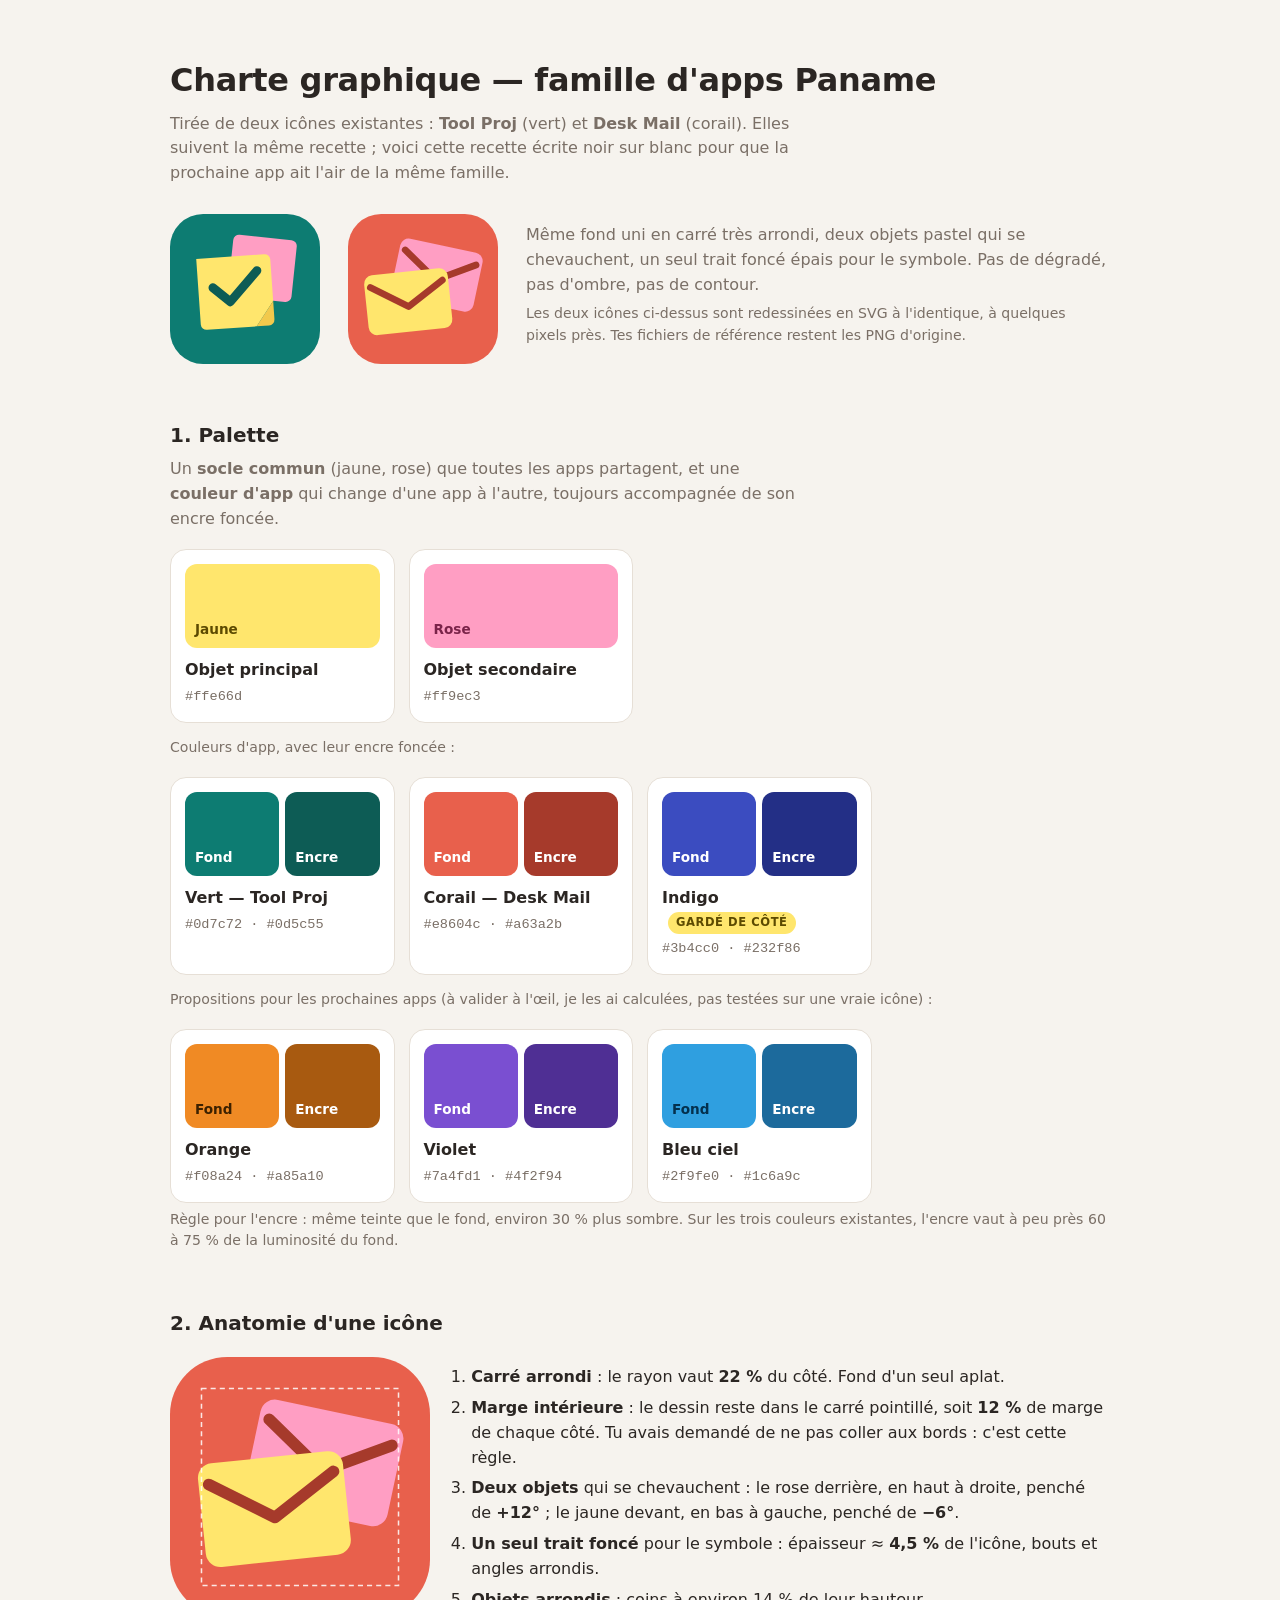
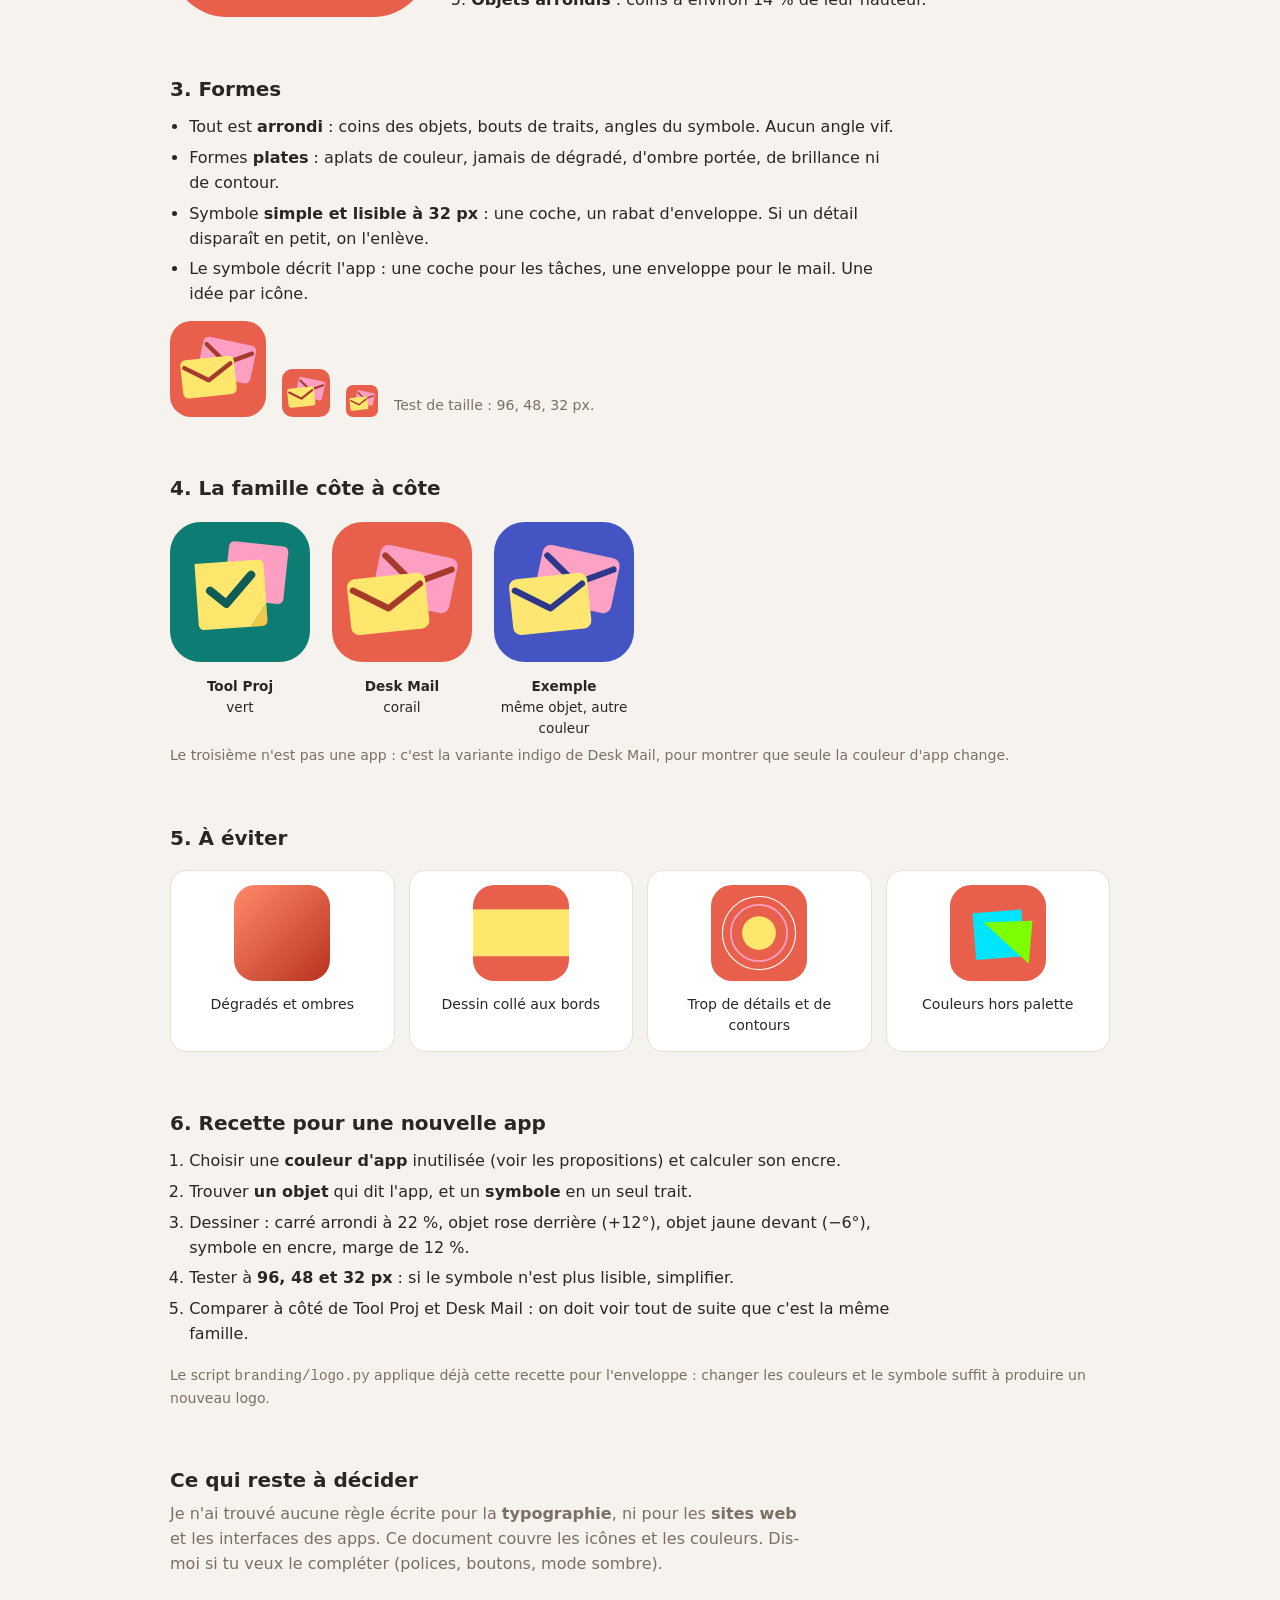
<file: branding/charte-icones-paname.html>
<!doctype html>
<html lang="fr">
<head>
<meta charset="utf-8">
<meta name="viewport" content="width=device-width, initial-scale=1">
<title>Charte graphique — famille d'apps Paname</title>
<style>
  :root {
    --page: #f6f3ee; --card: #ffffff; --text: #2b2623; --muted: #7a6f66; --line: #e6dfd6;
    --yellow: #ffe66d; --pink: #ff9ec3;
    --green: #0d7c72; --green-ink: #0d5c55;
    --coral: #e8604c; --coral-ink: #a63a2b;
  }
  @media (prefers-color-scheme: dark) {
    :root { --page: #1d1a18; --card: #272321; --text: #f3ede6; --muted: #a59a90; --line: #3a3430; }
  }
  * { box-sizing: border-box; }
  body { margin: 0; background: var(--page); color: var(--text);
         font: 16px/1.55 "Segoe UI", system-ui, sans-serif; }
  main { max-width: 980px; margin: 0 auto; padding: 56px 20px 96px; }
  h1 { font-size: 2rem; margin: 0 0 6px; letter-spacing: -.01em; }
  h2 { font-size: 1.25rem; margin: 56px 0 6px; }
  .lead { color: var(--muted); margin: 0 0 8px; max-width: 62ch; }
  .note { color: var(--muted); font-size: .88rem; margin: 6px 0 0; }
  .hero { display: flex; gap: 28px; align-items: center; flex-wrap: wrap; margin: 28px 0 0; }
  .hero svg { width: 150px; height: 150px; flex: none; }
  .grid { display: grid; gap: 14px; grid-template-columns: repeat(auto-fill, minmax(190px, 1fr)); margin-top: 18px; }
  .card { background: var(--card); border: 1px solid var(--line); border-radius: 16px; padding: 14px; }
  .sw { height: 84px; border-radius: 12px; margin-bottom: 10px; display: flex; align-items: flex-end; padding: 8px 10px; font-weight: 700; font-size: .85rem; }
  .card b { display: block; }
  .card code { font-size: .85rem; color: var(--muted); }
  .pair { display: flex; gap: 6px; margin-bottom: 10px; }
  .pair .sw { flex: 1; margin: 0; }
  ol, ul { padding-left: 1.2em; margin: 10px 0 0; }
  li { margin-bottom: 6px; max-width: 70ch; }
  .family { display: flex; gap: 22px; flex-wrap: wrap; margin-top: 18px; }
  .family figure { margin: 0; text-align: center; width: 140px; }
  .family svg { width: 140px; height: 140px; }
  .family figcaption { font-size: .85rem; margin-top: 6px; }
  .family .todo svg { opacity: .95; }
  .sizes { display: flex; gap: 16px; align-items: flex-end; margin-top: 14px; }
  .anatomy { display: grid; gap: 22px; grid-template-columns: 260px 1fr; align-items: center; margin-top: 16px; }
  @media (max-width: 640px) { .anatomy { grid-template-columns: 1fr; } }
  .no { display: grid; gap: 14px; grid-template-columns: repeat(auto-fill, minmax(190px, 1fr)); margin-top: 16px; }
  .no .card { text-align: center; font-size: .88rem; }
  .no svg { width: 96px; height: 96px; margin-bottom: 6px; }
  .tag { display: inline-block; font-size: .72rem; font-weight: 700; letter-spacing: .05em; text-transform: uppercase;
         padding: 2px 8px; border-radius: 99px; background: var(--yellow); color: #5c4a00; margin-left: 6px; vertical-align: middle; }
</style>
</head>
<body>
<main>

<svg width="0" height="0" style="position:absolute" aria-hidden="true">
  <defs>
    <!-- Enveloppe: corps arrondi + rabat en V, trait epais aux bouts ronds (dessinee dans un cadre 287 x 205) -->
    <symbol id="env" viewBox="0 0 287 205" overflow="visible">
      <rect width="287" height="205" rx="29" fill="currentColor"/>
      <polyline points="20,41 143,119 267,41" fill="none" stroke="var(--ink)" stroke-width="23" stroke-linecap="round" stroke-linejoin="round"/>
    </symbol>
  </defs>
</svg>

<h1>Charte graphique — famille d'apps Paname</h1>
<p class="lead">Tirée de deux icônes existantes : <b>Tool Proj</b> (vert) et <b>Desk Mail</b> (corail). Elles suivent la même recette ; voici cette recette écrite noir sur blanc pour que la prochaine app ait l'air de la même famille.</p>

<div class="hero">
  <!-- Tool Proj -->
  <svg viewBox="0 0 512 512" role="img" aria-label="Icône Tool Proj (redessinée)">
    <rect width="512" height="512" rx="113" fill="#0d7c72"/>
    <g transform="rotate(6 360 190)"><rect x="206" y="84" width="218" height="212" rx="20" fill="#ff9ec3"/></g>
    <g transform="rotate(-4 200 300)">
      <path d="M100 146h232a20 20 0 0 1 20 20v142l-62 82H120a20 20 0 0 1-20-20z" fill="#ffe66d"/>
      <path d="M290 390l62-82v62a20 20 0 0 1-20 20z" fill="#f2c94c"/>
      <polyline points="150,248 206,300 304,200" fill="none" stroke="#0d5c55" stroke-width="30" stroke-linecap="round" stroke-linejoin="round"/>
    </g>
  </svg>
  <!-- Desk Mail -->
  <svg viewBox="0 0 512 512" role="img" aria-label="Icône Desk Mail (redessinée)" style="--ink:#a63a2b">
    <rect width="512" height="512" rx="113" fill="#e8604c"/>
    <g style="color:#ff9ec3"><use href="#env" x="0" y="0" width="287" height="205" transform="translate(160 106) rotate(12 143 102)"/></g>
    <g style="color:#ffe66d"><use href="#env" x="0" y="0" width="287" height="205" transform="translate(62 197) rotate(-6 143 102)"/></g>
  </svg>
  <p class="lead" style="flex:1; min-width:220px">Même fond uni en carré très arrondi, deux objets pastel qui se chevauchent, un seul trait foncé épais pour le symbole. Pas de dégradé, pas d'ombre, pas de contour.
  <span class="note" style="display:block">Les deux icônes ci-dessus sont redessinées en SVG à l'identique, à quelques pixels près. Tes fichiers de référence restent les PNG d'origine.</span></p>
</div>

<h2>1. Palette</h2>
<p class="lead">Un <b>socle commun</b> (jaune, rose) que toutes les apps partagent, et une <b>couleur d'app</b> qui change d'une app à l'autre, toujours accompagnée de son encre foncée.</p>

<div class="grid">
  <div class="card"><div class="sw" style="background:var(--yellow);color:#5c4a00">Jaune</div><b>Objet principal</b><code>#ffe66d</code></div>
  <div class="card"><div class="sw" style="background:var(--pink);color:#7a2349">Rose</div><b>Objet secondaire</b><code>#ff9ec3</code></div>
</div>
<p class="note" style="margin-top:14px">Couleurs d'app, avec leur encre foncée :</p>
<div class="grid">
  <div class="card"><div class="pair"><div class="sw" style="background:#0d7c72;color:#fff">Fond</div><div class="sw" style="background:#0d5c55;color:#fff">Encre</div></div><b>Vert — Tool Proj</b><code>#0d7c72 · #0d5c55</code></div>
  <div class="card"><div class="pair"><div class="sw" style="background:#e8604c;color:#fff">Fond</div><div class="sw" style="background:#a63a2b;color:#fff">Encre</div></div><b>Corail — Desk Mail</b><code>#e8604c · #a63a2b</code></div>
  <div class="card"><div class="pair"><div class="sw" style="background:#3b4cc0;color:#fff">Fond</div><div class="sw" style="background:#232f86;color:#fff">Encre</div></div><b>Indigo <span class="tag">gardé de côté</span></b><code>#3b4cc0 · #232f86</code></div>
</div>
<p class="note" style="margin-top:14px">Propositions pour les prochaines apps (à valider à l'œil, je les ai calculées, pas testées sur une vraie icône) :</p>
<div class="grid">
  <div class="card"><div class="pair"><div class="sw" style="background:#f08a24;color:#3d2100">Fond</div><div class="sw" style="background:#a85a10;color:#fff">Encre</div></div><b>Orange</b><code>#f08a24 · #a85a10</code></div>
  <div class="card"><div class="pair"><div class="sw" style="background:#7a4fd1;color:#fff">Fond</div><div class="sw" style="background:#4f2f94;color:#fff">Encre</div></div><b>Violet</b><code>#7a4fd1 · #4f2f94</code></div>
  <div class="card"><div class="pair"><div class="sw" style="background:#2f9fe0;color:#04304d">Fond</div><div class="sw" style="background:#1c6a9c;color:#fff">Encre</div></div><b>Bleu ciel</b><code>#2f9fe0 · #1c6a9c</code></div>
</div>
<p class="note">Règle pour l'encre : même teinte que le fond, environ 30 % plus sombre. Sur les trois couleurs existantes, l'encre vaut à peu près 60 à 75 % de la luminosité du fond.</p>

<h2>2. Anatomie d'une icône</h2>
<div class="anatomy">
  <svg viewBox="0 0 512 512" style="width:260px;height:260px;--ink:#a63a2b" role="img" aria-label="Schéma de l'icône avec ses repères">
    <rect width="512" height="512" rx="113" fill="#e8604c"/>
    <g style="color:#ff9ec3"><use href="#env" width="287" height="205" transform="translate(160 106) rotate(12 143 102)"/></g>
    <g style="color:#ffe66d"><use href="#env" width="287" height="205" transform="translate(62 197) rotate(-6 143 102)"/></g>
    <rect x="62" y="62" width="388" height="388" fill="none" stroke="#fff" stroke-width="3" stroke-dasharray="10 8" opacity=".85"/>
  </svg>
  <ol>
    <li><b>Carré arrondi</b> : le rayon vaut <b>22 %</b> du côté. Fond d'un seul aplat.</li>
    <li><b>Marge intérieure</b> : le dessin reste dans le carré pointillé, soit <b>12 %</b> de marge de chaque côté. Tu avais demandé de ne pas coller aux bords : c'est cette règle.</li>
    <li><b>Deux objets</b> qui se chevauchent : le rose derrière, en haut à droite, penché de <b>+12°</b> ; le jaune devant, en bas à gauche, penché de <b>−6°</b>.</li>
    <li><b>Un seul trait foncé</b> pour le symbole : épaisseur ≈ <b>4,5 %</b> de l'icône, bouts et angles arrondis.</li>
    <li><b>Objets arrondis</b> : coins à environ 14 % de leur hauteur.</li>
  </ol>
</div>

<h2>3. Formes</h2>
<ul>
  <li>Tout est <b>arrondi</b> : coins des objets, bouts de traits, angles du symbole. Aucun angle vif.</li>
  <li>Formes <b>plates</b> : aplats de couleur, jamais de dégradé, d'ombre portée, de brillance ni de contour.</li>
  <li>Symbole <b>simple et lisible à 32 px</b> : une coche, un rabat d'enveloppe. Si un détail disparaît en petit, on l'enlève.</li>
  <li>Le symbole décrit l'app : une coche pour les tâches, une enveloppe pour le mail. Une idée par icône.</li>
</ul>
<div class="sizes">
  <svg viewBox="0 0 512 512" width="96" height="96" style="--ink:#a63a2b"><rect width="512" height="512" rx="113" fill="#e8604c"/><g style="color:#ff9ec3"><use href="#env" width="287" height="205" transform="translate(160 106) rotate(12 143 102)"/></g><g style="color:#ffe66d"><use href="#env" width="287" height="205" transform="translate(62 197) rotate(-6 143 102)"/></g></svg>
  <svg viewBox="0 0 512 512" width="48" height="48" style="--ink:#a63a2b"><rect width="512" height="512" rx="113" fill="#e8604c"/><g style="color:#ff9ec3"><use href="#env" width="287" height="205" transform="translate(160 106) rotate(12 143 102)"/></g><g style="color:#ffe66d"><use href="#env" width="287" height="205" transform="translate(62 197) rotate(-6 143 102)"/></g></svg>
  <svg viewBox="0 0 512 512" width="32" height="32" style="--ink:#a63a2b"><rect width="512" height="512" rx="113" fill="#e8604c"/><g style="color:#ff9ec3"><use href="#env" width="287" height="205" transform="translate(160 106) rotate(12 143 102)"/></g><g style="color:#ffe66d"><use href="#env" width="287" height="205" transform="translate(62 197) rotate(-6 143 102)"/></g></svg>
  <span class="note">Test de taille : 96, 48, 32 px.</span>
</div>

<h2>4. La famille côte à côte</h2>
<div class="family">
  <figure>
    <svg viewBox="0 0 512 512"><rect width="512" height="512" rx="113" fill="#0d7c72"/><g transform="rotate(6 360 190)"><rect x="206" y="84" width="218" height="212" rx="20" fill="#ff9ec3"/></g><g transform="rotate(-4 200 300)"><path d="M100 146h232a20 20 0 0 1 20 20v142l-62 82H120a20 20 0 0 1-20-20z" fill="#ffe66d"/><path d="M290 390l62-82v62a20 20 0 0 1-20 20z" fill="#f2c94c"/><polyline points="150,248 206,300 304,200" fill="none" stroke="#0d5c55" stroke-width="30" stroke-linecap="round" stroke-linejoin="round"/></g></svg>
    <figcaption><b>Tool Proj</b><br>vert</figcaption>
  </figure>
  <figure>
    <svg viewBox="0 0 512 512" style="--ink:#a63a2b"><rect width="512" height="512" rx="113" fill="#e8604c"/><g style="color:#ff9ec3"><use href="#env" width="287" height="205" transform="translate(160 106) rotate(12 143 102)"/></g><g style="color:#ffe66d"><use href="#env" width="287" height="205" transform="translate(62 197) rotate(-6 143 102)"/></g></svg>
    <figcaption><b>Desk Mail</b><br>corail</figcaption>
  </figure>
  <figure class="todo">
    <svg viewBox="0 0 512 512" style="--ink:#232f86"><rect width="512" height="512" rx="113" fill="#3b4cc0"/><g style="color:#ff9ec3"><use href="#env" width="287" height="205" transform="translate(160 106) rotate(12 143 102)"/></g><g style="color:#ffe66d"><use href="#env" width="287" height="205" transform="translate(62 197) rotate(-6 143 102)"/></g></svg>
    <figcaption><b>Exemple</b><br>même objet, autre couleur</figcaption>
  </figure>
</div>
<p class="note">Le troisième n'est pas une app : c'est la variante indigo de Desk Mail, pour montrer que seule la couleur d'app change.</p>

<h2>5. À éviter</h2>
<div class="no">
  <div class="card"><svg viewBox="0 0 512 512"><defs><linearGradient id="g" x1="0" y1="0" x2="1" y2="1"><stop offset="0" stop-color="#ff8a6b"/><stop offset="1" stop-color="#b8321f"/></linearGradient></defs><rect width="512" height="512" rx="113" fill="url(#g)"/></svg><br>Dégradés et ombres</div>
  <div class="card"><svg viewBox="0 0 512 512"><rect width="512" height="512" rx="113" fill="#e8604c"/><rect x="0" y="130" width="512" height="250" fill="#ffe66d"/></svg><br>Dessin collé aux bords</div>
  <div class="card"><svg viewBox="0 0 512 512"><rect width="512" height="512" rx="113" fill="#e8604c"/><circle cx="256" cy="256" r="90" fill="#ffe66d"/><circle cx="256" cy="256" r="150" fill="none" stroke="#ff9ec3" stroke-width="10"/><circle cx="256" cy="256" r="195" fill="none" stroke="#fff" stroke-width="6"/></svg><br>Trop de détails et de contours</div>
  <div class="card"><svg viewBox="0 0 512 512"><rect width="512" height="512" rx="113" fill="#e8604c"/><polygon points="120,150 380,130 400,380 140,400" fill="#00e5ff"/><polygon points="180,200 440,190 420,420" fill="#7cff00"/></svg><br>Couleurs hors palette</div>
</div>

<h2>6. Recette pour une nouvelle app</h2>
<ol>
  <li>Choisir une <b>couleur d'app</b> inutilisée (voir les propositions) et calculer son encre.</li>
  <li>Trouver <b>un objet</b> qui dit l'app, et un <b>symbole</b> en un seul trait.</li>
  <li>Dessiner : carré arrondi à 22 %, objet rose derrière (+12°), objet jaune devant (−6°), symbole en encre, marge de 12 %.</li>
  <li>Tester à <b>96, 48 et 32 px</b> : si le symbole n'est plus lisible, simplifier.</li>
  <li>Comparer à côté de Tool Proj et Desk Mail : on doit voir tout de suite que c'est la même famille.</li>
</ol>
<p class="note" style="margin-top:18px">Le script <code>branding/logo.py</code> applique déjà cette recette pour l'enveloppe : changer les couleurs et le symbole suffit à produire un nouveau logo.</p>

<h2>Ce qui reste à décider</h2>
<p class="lead">Je n'ai trouvé aucune règle écrite pour la <b>typographie</b>, ni pour les <b>sites web</b> et les interfaces des apps. Ce document couvre les icônes et les couleurs. Dis-moi si tu veux le compléter (polices, boutons, mode sombre).</p>

</main>
</body>
</html>
</file>
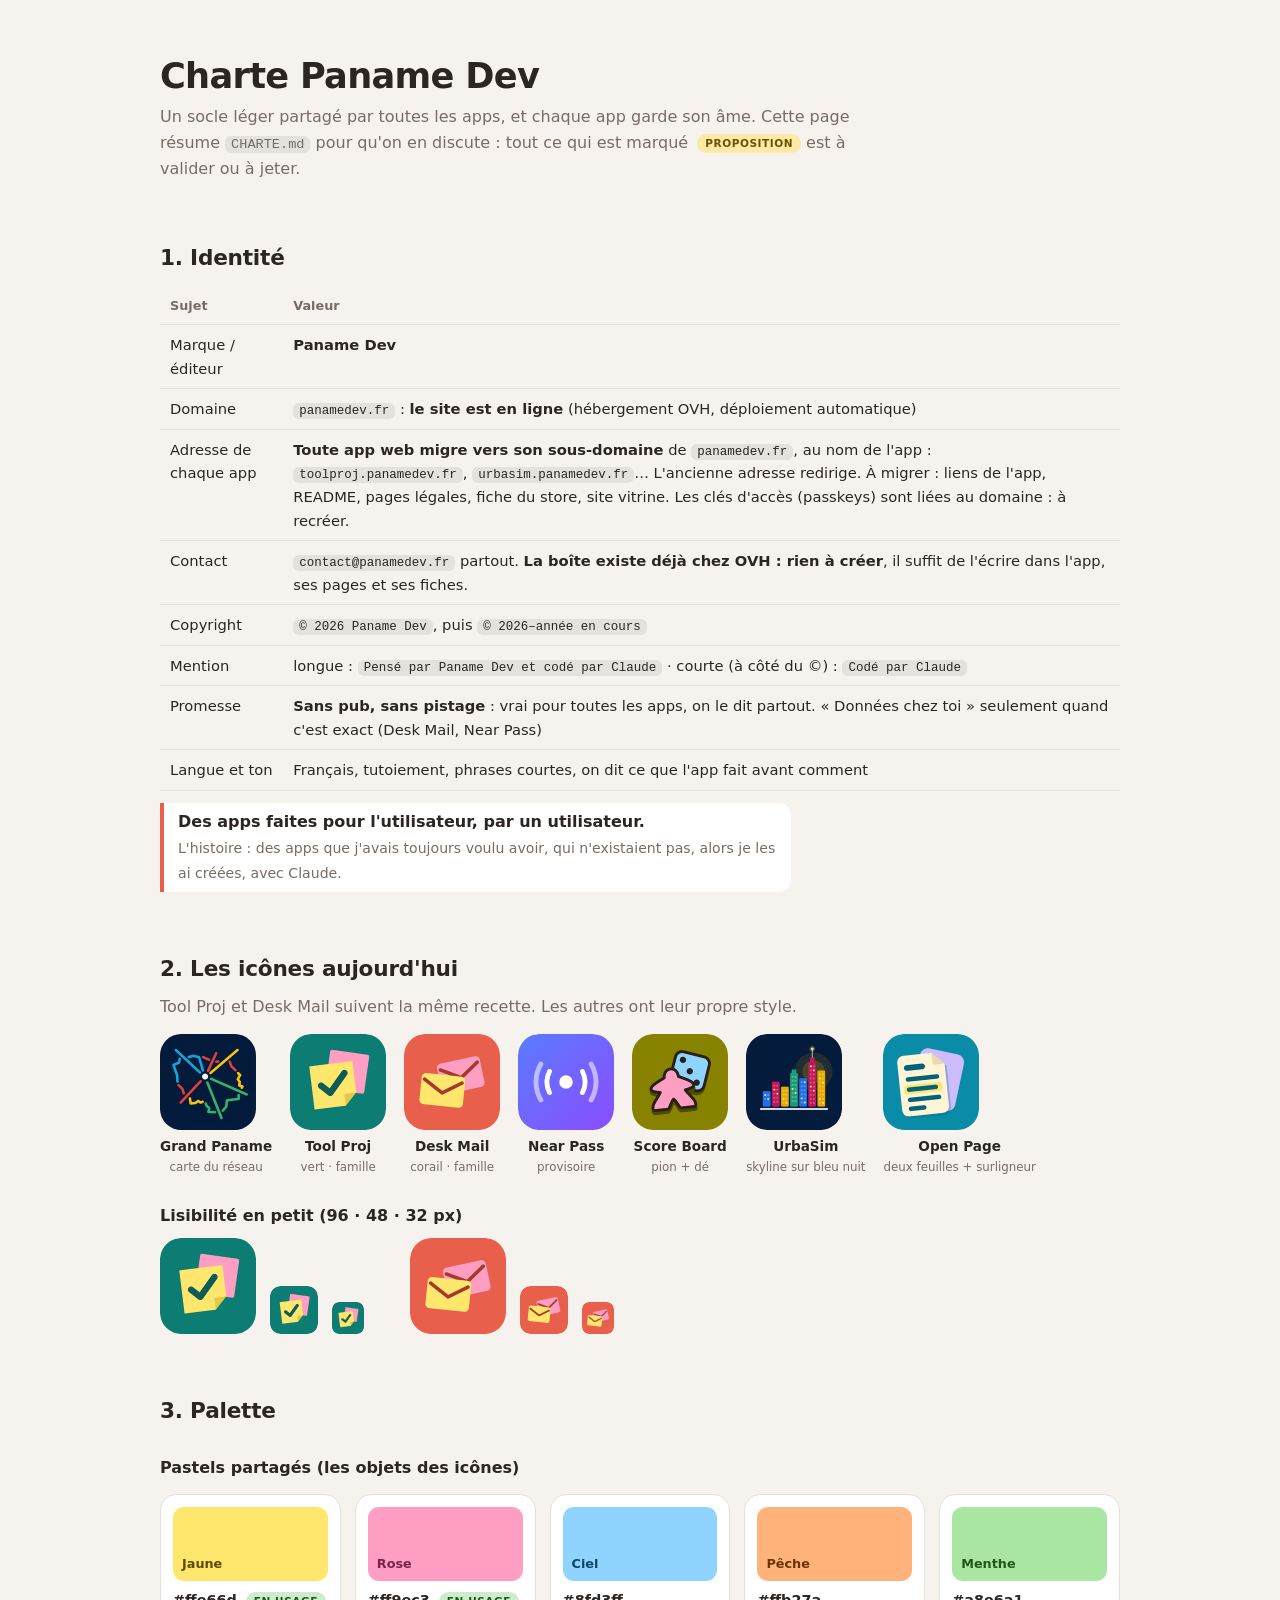
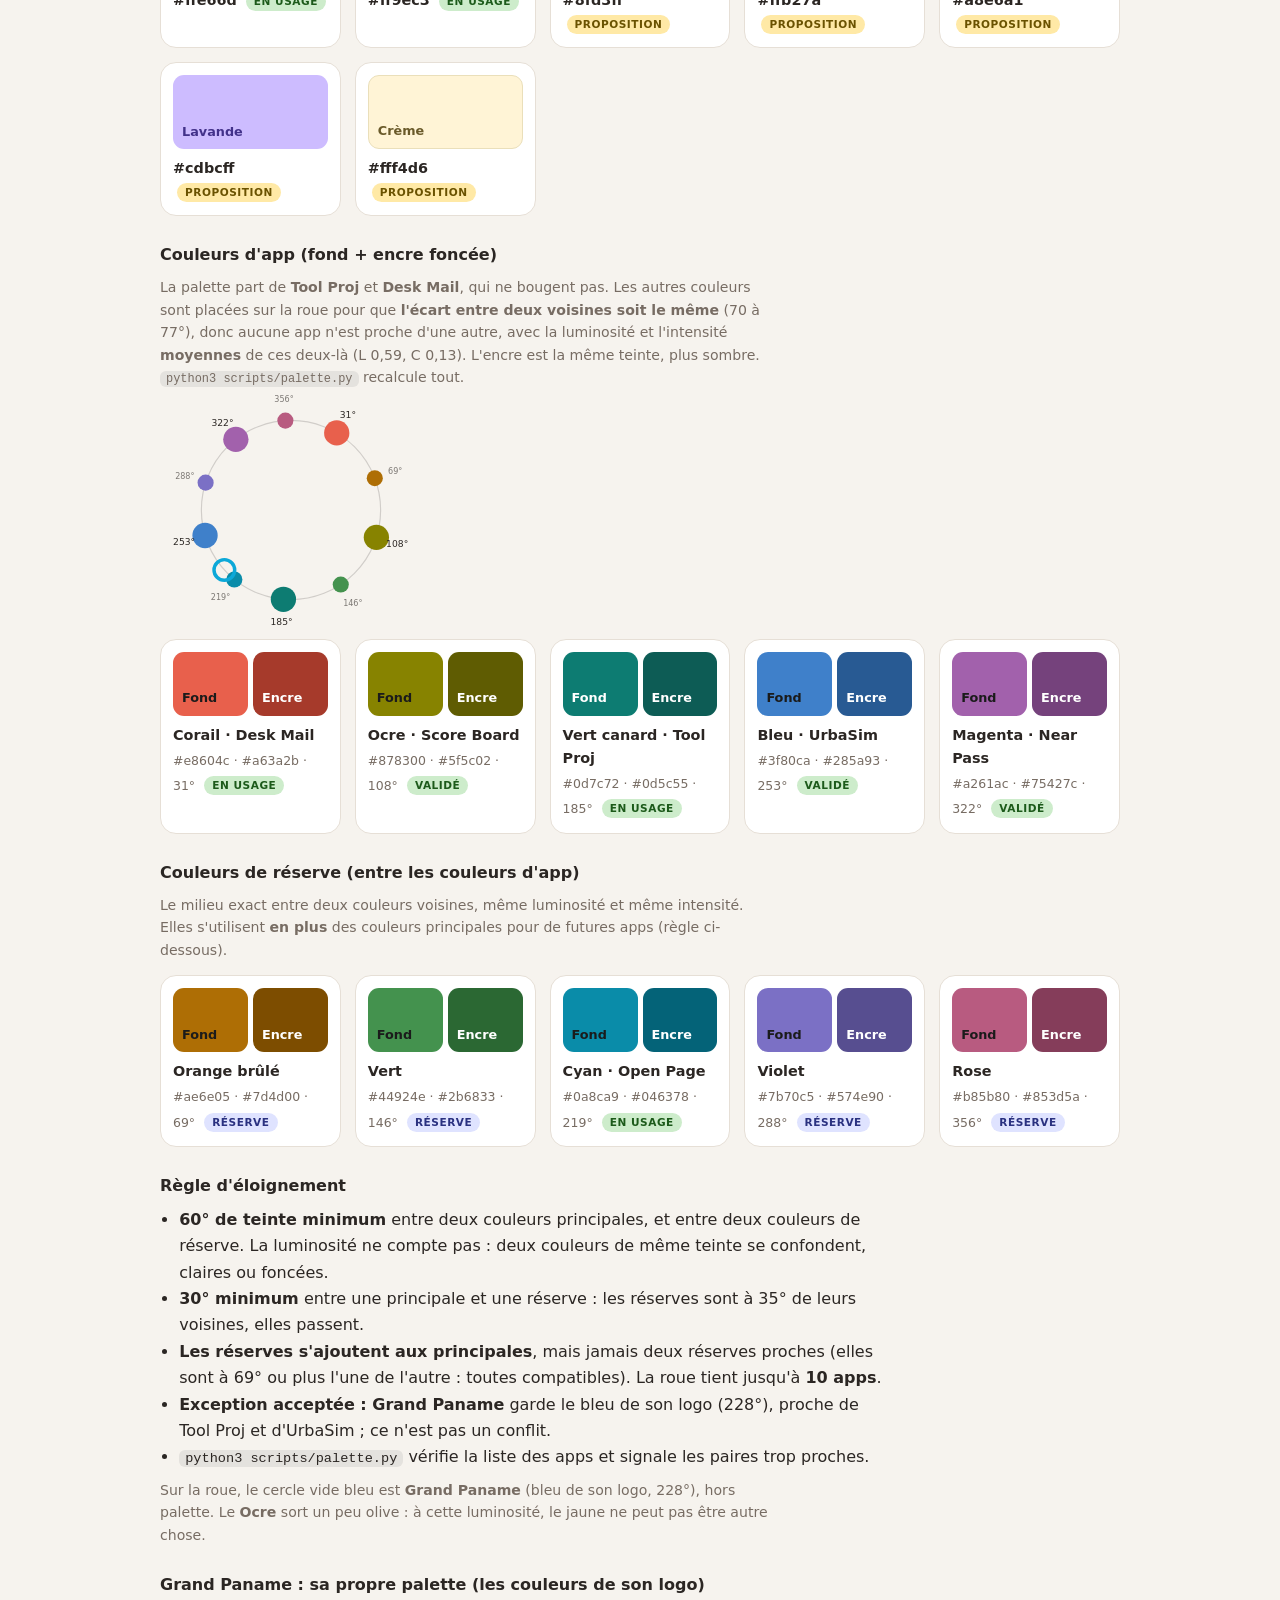
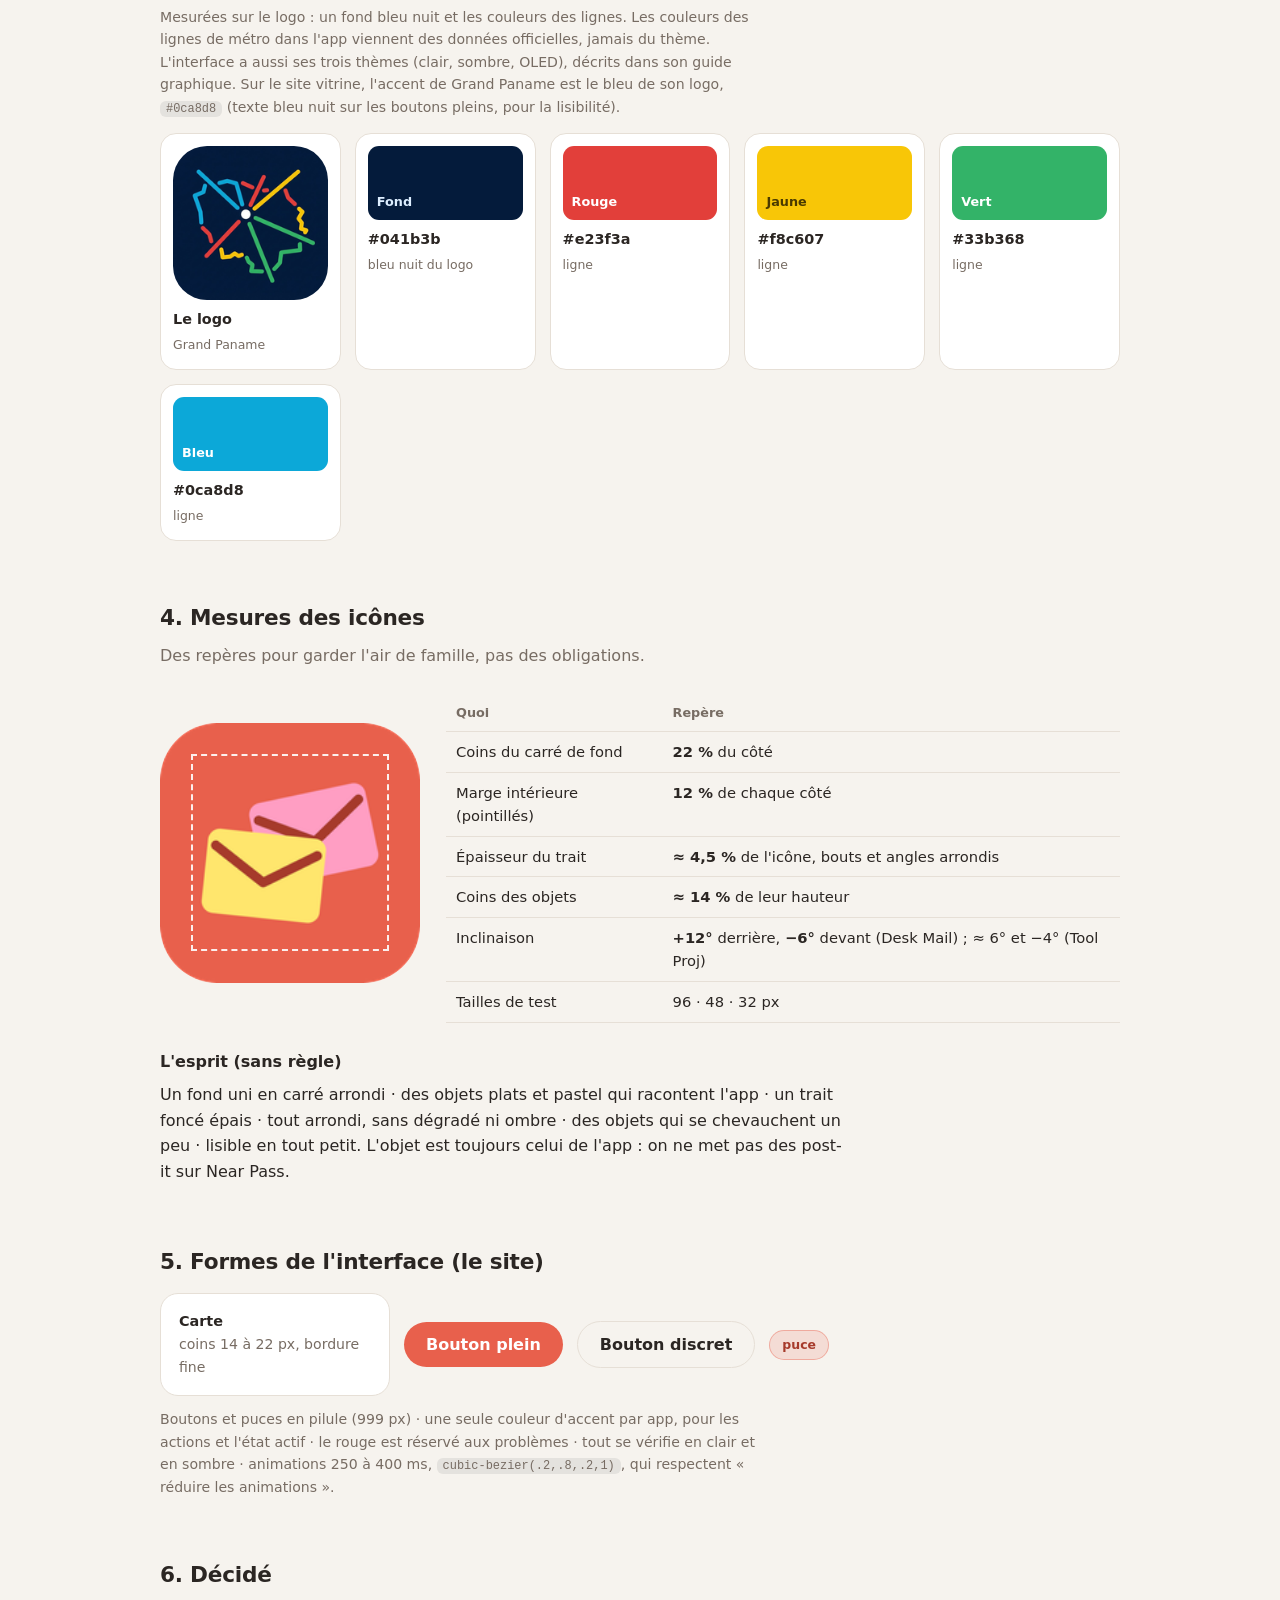
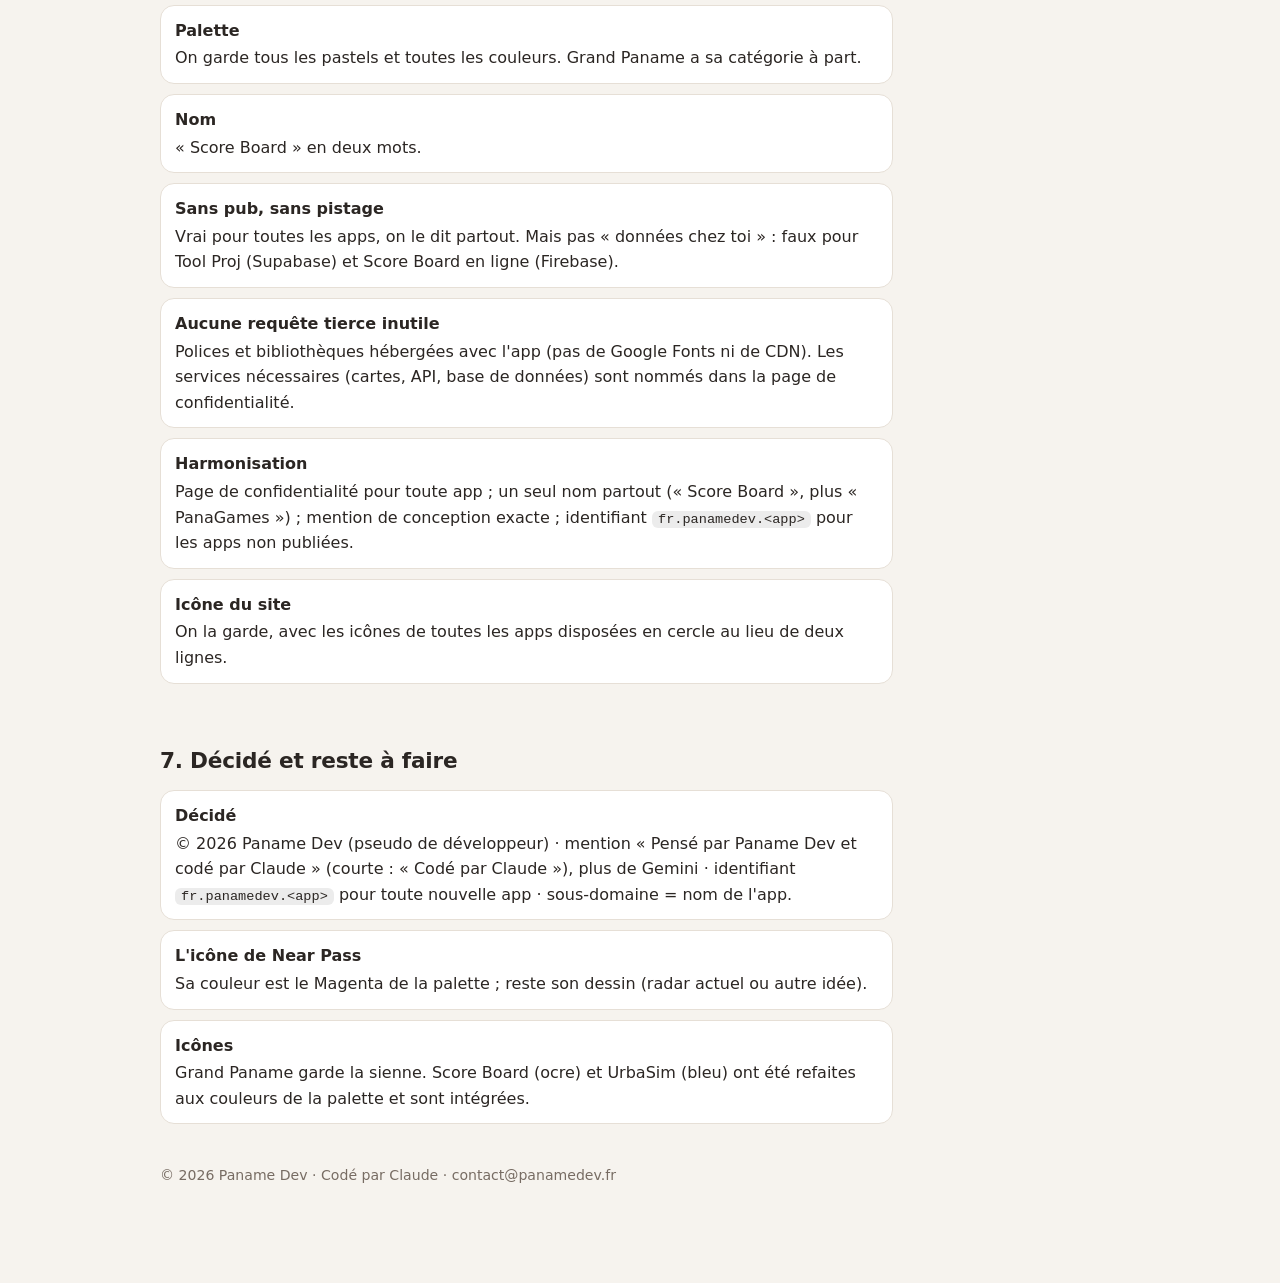
<file: branding/charte-paname-dev.html>
<!doctype html>
<html lang="fr">
<head>
<meta charset="utf-8">
<meta name="robots" content="noindex">
<meta name="viewport" content="width=device-width, initial-scale=1">
<meta name="color-scheme" content="light dark">
<title>Charte Paname Dev</title>
<style>
  :root{--page:#f6f3ee;--card:#fff;--text:#2b2623;--muted:#776c63;--line:#e6dfd6;--accent:#e8604c}
  @media (prefers-color-scheme:dark){:root{--page:#16141a;--card:#211e27;--text:#f3ede6;--muted:#a59fae;--line:#35303d}}
  *{box-sizing:border-box;margin:0}
  body{background:var(--page);color:var(--text);font:16px/1.6 "Segoe UI",system-ui,-apple-system,sans-serif}
  main{max-width:1000px;margin:0 auto;padding:56px 20px 96px}
  h1{font-size:2.2rem;letter-spacing:-.02em;line-height:1.15}
  h2{font-size:1.35rem;margin:60px 0 6px;letter-spacing:-.01em}
  h3{font-size:1rem;margin:26px 0 8px}
  p{max-width:68ch}
  .lead{color:var(--muted);margin-top:8px}
  .note{color:var(--muted);font-size:.88rem;margin-top:8px}
  code{font:.85em ui-monospace,Menlo,Consolas,monospace;background:rgba(127,127,127,.15);padding:1px 6px;border-radius:6px}
  .grid{display:grid;gap:14px;grid-template-columns:repeat(auto-fill,minmax(160px,1fr));margin-top:14px}
  .card{background:var(--card);border:1px solid var(--line);border-radius:16px;padding:12px}
  .sw{height:74px;border-radius:11px;display:flex;align-items:flex-end;padding:7px 9px;font-weight:700;font-size:.8rem;margin-bottom:8px}
  .pair{display:flex;gap:5px;margin-bottom:8px}.pair .sw{flex:1;margin:0;height:64px}
  .card b{display:block;font-size:.9rem}.card small{color:var(--muted);font-size:.78rem}
  .tag{display:inline-block;font-size:.66rem;font-weight:700;letter-spacing:.05em;text-transform:uppercase;padding:1px 8px;border-radius:99px;margin-left:4px;vertical-align:middle}
  .ok{background:#cdeccb;color:#1c5a1a}.try{background:#ffe9a6;color:#6a5200}.hold{background:#dfe3ff;color:#2a3180}
  @media (prefers-color-scheme:dark){.ok{background:#1f4a1d;color:#bff0bb}.try{background:#5a4700;color:#ffe9a6}.hold{background:#2a2f6a;color:#cfd4ff}}
  .row{display:flex;gap:18px;flex-wrap:wrap;align-items:flex-end;margin-top:14px}
  .icon{width:96px;height:96px;border-radius:22%;display:block}
  figure{margin:0;text-align:center;font-size:.85rem}figure figcaption{margin-top:6px}figure small{display:block;color:var(--muted);font-size:.74rem}
  .sizes{display:flex;flex-wrap:wrap;gap:14px;align-items:flex-end;margin-top:10px}
  .anat{display:grid;gap:26px;grid-template-columns:260px 1fr;align-items:center;margin-top:14px}
  @media (max-width:680px){.anat{grid-template-columns:1fr}}
  .box{position:relative;width:260px;height:260px}
  .box img{width:100%;height:100%;border-radius:22%;display:block}
  .box .m{position:absolute;inset:12%;border:2px dashed #fff;opacity:.9}
  table{border-collapse:collapse;width:100%;margin-top:12px;font-size:.92rem}
  td,th{text-align:left;padding:8px 10px;border-bottom:1px solid var(--line);vertical-align:top}th{color:var(--muted);font-weight:600;font-size:.8rem}
  table.gp i{display:inline-block;width:16px;height:16px;border-radius:5px;border:1px solid rgba(127,127,127,.4);vertical-align:-3px;margin-right:7px}
  .shapes{display:flex;gap:14px;flex-wrap:wrap;align-items:center;margin-top:14px}
  .s-card{background:var(--card);border:1px solid var(--line);border-radius:18px;padding:16px 18px;max-width:230px;font-size:.9rem}
  .s-pill{display:inline-block;padding:10px 22px;border-radius:999px;background:var(--accent);color:#fff;font-weight:600}
  .s-pill.g{background:transparent;color:var(--text);border:1px solid var(--line)}
  .s-chip{display:inline-block;padding:4px 12px;border-radius:999px;font-size:.78rem;font-weight:600;color:#a63a2b;background:rgba(232,96,76,.15);border:1px solid rgba(232,96,76,.4)}
  @media (prefers-color-scheme:dark){.s-chip{color:#f4a89b}}
  ul.q{list-style:none;padding:0;margin-top:12px;display:grid;gap:10px}
  ul.q li{background:var(--card);border:1px solid var(--line);border-radius:14px;padding:12px 14px;max-width:72ch}
  ul.q b{display:block;margin-bottom:2px}
  .quote{border-left:4px solid var(--accent);padding:6px 14px;margin-top:12px;max-width:62ch;background:var(--card);border-radius:0 12px 12px 0}
</style>
</head>
<body>
<main>

<h1>Charte Paname Dev</h1>
<p class="lead">Un socle léger partagé par toutes les apps, et chaque app garde son âme. Cette page résume <code>CHARTE.md</code> pour qu'on en discute : tout ce qui est marqué <span class="tag try">proposition</span> est à valider ou à jeter.</p>

<h2>1. Identité</h2>
<table>
  <tr><th>Sujet</th><th>Valeur</th></tr>
  <tr><td>Marque / éditeur</td><td><b>Paname Dev</b></td></tr>
  <tr><td>Domaine</td><td><code>panamedev.fr</code> : <b>le site est en ligne</b> (hébergement OVH, déploiement automatique)</td></tr>
  <tr><td>Adresse de chaque app</td><td><b>Toute app web migre vers son sous-domaine</b> de <code>panamedev.fr</code>, au nom de l'app : <code>toolproj.panamedev.fr</code>, <code>urbasim.panamedev.fr</code>… L'ancienne adresse redirige. À migrer : liens de l'app, README, pages légales, fiche du store, site vitrine. Les clés d'accès (passkeys) sont liées au domaine : à recréer.</td></tr>
  <tr><td>Contact</td><td><code>contact@panamedev.fr</code> partout. <b>La boîte existe déjà chez OVH : rien à créer</b>, il suffit de l'écrire dans l'app, ses pages et ses fiches.</td></tr>
  <tr><td>Copyright</td><td><code>© 2026 Paname Dev</code>, puis <code>© 2026–année en cours</code></td></tr>
  <tr><td>Mention</td><td>longue : <code>Pensé par Paname Dev et codé par Claude</code> · courte (à côté du ©) : <code>Codé par Claude</code></td></tr>
  <tr><td>Promesse</td><td><b>Sans pub, sans pistage</b> : vrai pour toutes les apps, on le dit partout. « Données chez toi » seulement quand c'est exact (Desk Mail, Near Pass)</td></tr>
  <tr><td>Langue et ton</td><td>Français, tutoiement, phrases courtes, on dit ce que l'app fait avant comment</td></tr>
</table>
<div class="quote"><b>Des apps faites pour l'utilisateur, par un utilisateur.</b><br><span class="note">L'histoire : des apps que j'avais toujours voulu avoir, qui n'existaient pas, alors je les ai créées, avec Claude.</span></div>

<h2>2. Les icônes aujourd'hui</h2>
<p class="lead">Tool Proj et Desk Mail suivent la même recette. Les autres ont leur propre style.</p>
<div class="row">
  <figure><img class="icon" src="[data-uri]" alt=""><figcaption><b>Grand Paname</b><small>carte du réseau</small></figcaption></figure>
  <figure><img class="icon" src="[data-uri]" alt=""><figcaption><b>Tool Proj</b><small>vert · famille</small></figcaption></figure>
  <figure><img class="icon" src="[data-uri]" alt=""><figcaption><b>Desk Mail</b><small>corail · famille</small></figcaption></figure>
  <figure><img class="icon" src="[data-uri]" alt=""><figcaption><b>Near Pass</b><small>provisoire</small></figcaption></figure>
  <figure><img class="icon" src="[data-uri]" alt=""><figcaption><b>Score Board</b><small>pion + dé</small></figcaption></figure>
  <figure><img class="icon" src="[data-uri]" alt=""><figcaption><b>UrbaSim</b><small>skyline sur bleu nuit</small></figcaption></figure>
  <figure><img class="icon" src="[data-uri]" alt=""><figcaption><b>Open Page</b><small>deux feuilles + surligneur</small></figcaption></figure>
</div>
<h3>Lisibilité en petit (96 · 48 · 32 px)</h3>
<div class="sizes">
  <img src="[data-uri]" width="96" height="96" alt="" style="border-radius:22%"><img src="[data-uri]" width="48" height="48" alt="" style="border-radius:22%"><img src="[data-uri]" width="32" height="32" alt="" style="border-radius:22%">
  <span style="width:18px"></span>
  <img src="[data-uri]" width="96" height="96" alt="" style="border-radius:22%"><img src="[data-uri]" width="48" height="48" alt="" style="border-radius:22%"><img src="[data-uri]" width="32" height="32" alt="" style="border-radius:22%">
</div>

<h2>3. Palette</h2>
<h3>Pastels partagés (les objets des icônes)</h3>
<div class="grid">
  <div class="card"><div class="sw" style="background:#ffe66d;color:#5c4a00">Jaune</div><b>#ffe66d <span class="tag ok">en usage</span></b></div>
  <div class="card"><div class="sw" style="background:#ff9ec3;color:#7a2349">Rose</div><b>#ff9ec3 <span class="tag ok">en usage</span></b></div>
  <div class="card"><div class="sw" style="background:#8fd3ff;color:#0e4766">Ciel</div><b>#8fd3ff <span class="tag try">proposition</span></b></div>
  <div class="card"><div class="sw" style="background:#ffb27a;color:#6a3400">Pêche</div><b>#ffb27a <span class="tag try">proposition</span></b></div>
  <div class="card"><div class="sw" style="background:#a8e6a1;color:#1f5a1a">Menthe</div><b>#a8e6a1 <span class="tag try">proposition</span></b></div>
  <div class="card"><div class="sw" style="background:#cdbcff;color:#42318a">Lavande</div><b>#cdbcff <span class="tag try">proposition</span></b></div>
  <div class="card"><div class="sw" style="background:#fff4d6;color:#6a5a2a;border:1px solid #eadfba">Crème</div><b>#fff4d6 <span class="tag try">proposition</span></b></div>
</div>
<h3>Couleurs d'app (fond + encre foncée)</h3>
<p class="note">La palette part de <b>Tool Proj</b> et <b>Desk Mail</b>, qui ne bougent pas. Les autres couleurs sont placées sur la roue pour que <b>l'écart entre deux voisines soit le même</b> (70 à 77°), donc aucune app n'est proche d'une autre, avec la luminosité et l'intensité <b>moyennes</b> de ces deux-là (L 0,59, C 0,13). L'encre est la même teinte, plus sombre. <code>python3 scripts/palette.py</code> recalcule tout.</p>
<svg viewBox="-14 0 228 200" width="262" height="230" role="img" aria-label="Roue des couleurs d'app" style="display:block;margin:6px 0 14px"><circle cx="100" cy="100" r="78" fill="none" stroke="currentColor" stroke-opacity=".18"/><circle cx="172.9" cy="72.3" r="7" fill="#ae6e05"/><text x="190.7" y="68.6" text-anchor="middle" font-size="7" fill="currentColor" fill-opacity=".6">69°</text><circle cx="143.3" cy="164.9" r="7" fill="#44924e"/><text x="153.8" y="183.7" text-anchor="middle" font-size="7" fill="currentColor" fill-opacity=".6">146°</text><circle cx="50.7" cy="160.5" r="7" fill="#0a8ca9"/><text x="38.7" y="178.2" text-anchor="middle" font-size="7" fill="currentColor" fill-opacity=".6">219°</text><circle cx="25.7" cy="76.2" r="7" fill="#7b70c5"/><text x="7.6" y="73.4" text-anchor="middle" font-size="7" fill="currentColor" fill-opacity=".6">288°</text><circle cx="95.1" cy="22.2" r="7" fill="#b85b80"/><text x="93.9" y="6.2" text-anchor="middle" font-size="7" fill="currentColor" fill-opacity=".6">356°</text><circle cx="139.8" cy="32.9" r="11" fill="#e8604c"/><text x="149.5" y="19.6" text-anchor="middle" font-size="8" fill="currentColor">31°</text><circle cx="174.3" cy="123.8" r="11" fill="#878300"/><text x="192.4" y="132.6" text-anchor="middle" font-size="8" fill="currentColor">108°</text><circle cx="93.4" cy="177.7" r="11" fill="#0d7c72"/><text x="91.8" y="199.7" text-anchor="middle" font-size="8" fill="currentColor">185°</text><circle cx="25.2" cy="122.2" r="11" fill="#3f80ca"/><text x="7.0" y="130.6" text-anchor="middle" font-size="8" fill="currentColor">253°</text><circle cx="52.0" cy="38.5" r="11" fill="#a261ac"/><text x="40.4" y="26.5" text-anchor="middle" font-size="8" fill="currentColor">322°</text><circle cx="42.0" cy="152.2" r="9" fill="none" stroke="#0ca8d8" stroke-width="3"/></svg>
<div class="grid">
  <div class="card"><div class="pair"><div class="sw" style="background:#e8604c;color:#1b1b1b">Fond</div><div class="sw" style="background:#a63a2b;color:#fff">Encre</div></div><b>Corail · Desk Mail</b><small>#e8604c · #a63a2b · 31°</small> <span class="tag ok">en usage</span></div>
  <div class="card"><div class="pair"><div class="sw" style="background:#878300;color:#1b1b1b">Fond</div><div class="sw" style="background:#5f5c02;color:#fff">Encre</div></div><b>Ocre · Score Board</b><small>#878300 · #5f5c02 · 108°</small> <span class="tag ok">validé</span></div>
  <div class="card"><div class="pair"><div class="sw" style="background:#0d7c72;color:#fff">Fond</div><div class="sw" style="background:#0d5c55;color:#fff">Encre</div></div><b>Vert canard · Tool Proj</b><small>#0d7c72 · #0d5c55 · 185°</small> <span class="tag ok">en usage</span></div>
  <div class="card"><div class="pair"><div class="sw" style="background:#3f80ca;color:#1b1b1b">Fond</div><div class="sw" style="background:#285a93;color:#fff">Encre</div></div><b>Bleu · UrbaSim</b><small>#3f80ca · #285a93 · 253°</small> <span class="tag ok">validé</span></div>
  <div class="card"><div class="pair"><div class="sw" style="background:#a261ac;color:#1b1b1b">Fond</div><div class="sw" style="background:#75427c;color:#fff">Encre</div></div><b>Magenta · Near Pass</b><small>#a261ac · #75427c · 322°</small> <span class="tag ok">validé</span></div>
</div>
<h3>Couleurs de réserve (entre les couleurs d'app)</h3>
<p class="note">Le milieu exact entre deux couleurs voisines, même luminosité et même intensité. Elles s'utilisent <b>en plus</b> des couleurs principales pour de futures apps (règle ci-dessous).</p>
<div class="grid">
  <div class="card"><div class="pair"><div class="sw" style="background:#ae6e05;color:#1b1b1b">Fond</div><div class="sw" style="background:#7d4d00;color:#fff">Encre</div></div><b>Orange brûlé</b><small>#ae6e05 · #7d4d00 · 69°</small> <span class="tag hold">réserve</span></div>
  <div class="card"><div class="pair"><div class="sw" style="background:#44924e;color:#1b1b1b">Fond</div><div class="sw" style="background:#2b6833;color:#fff">Encre</div></div><b>Vert</b><small>#44924e · #2b6833 · 146°</small> <span class="tag hold">réserve</span></div>
  <div class="card"><div class="pair"><div class="sw" style="background:#0a8ca9;color:#1b1b1b">Fond</div><div class="sw" style="background:#046378;color:#fff">Encre</div></div><b>Cyan · Open Page</b><small>#0a8ca9 · #046378 · 219°</small> <span class="tag ok">en usage</span></div>
  <div class="card"><div class="pair"><div class="sw" style="background:#7b70c5;color:#1b1b1b">Fond</div><div class="sw" style="background:#574e90;color:#fff">Encre</div></div><b>Violet</b><small>#7b70c5 · #574e90 · 288°</small> <span class="tag hold">réserve</span></div>
  <div class="card"><div class="pair"><div class="sw" style="background:#b85b80;color:#1b1b1b">Fond</div><div class="sw" style="background:#853d5a;color:#fff">Encre</div></div><b>Rose</b><small>#b85b80 · #853d5a · 356°</small> <span class="tag hold">réserve</span></div>
</div>
<h3>Règle d'éloignement</h3>
<ul style="max-width:72ch;line-height:1.65;padding-left:1.2rem">
  <li><b>60° de teinte minimum</b> entre deux couleurs principales, et entre deux couleurs de réserve. La luminosité ne compte pas : deux couleurs de même teinte se confondent, claires ou foncées.</li>
  <li><b>30° minimum</b> entre une principale et une réserve : les réserves sont à 35° de leurs voisines, elles passent.</li>
  <li><b>Les réserves s'ajoutent aux principales</b>, mais jamais deux réserves proches (elles sont à 69° ou plus l'une de l'autre : toutes compatibles). La roue tient jusqu'à <b>10 apps</b>.</li>
  <li><b>Exception acceptée : Grand Paname</b> garde le bleu de son logo (228°), proche de Tool Proj et d'UrbaSim ; ce n'est pas un conflit.</li>
  <li><code>python3 scripts/palette.py</code> vérifie la liste des apps et signale les paires trop proches.</li>
</ul>
<p class="note">Sur la roue, le cercle vide bleu est <b>Grand Paname</b> (bleu de son logo, 228°), hors palette. Le <b>Ocre</b> sort un peu olive : à cette luminosité, le jaune ne peut pas être autre chose.</p>

<h3>Grand Paname : sa propre palette (les couleurs de son logo)</h3>
<p class="note" style="margin:0 0 6px">Mesurées sur le logo : un fond bleu nuit et les couleurs des lignes. Les couleurs des lignes de métro dans l'app viennent des données officielles, jamais du thème. L'interface a aussi ses trois thèmes (clair, sombre, OLED), décrits dans son guide graphique. Sur le site vitrine, l'accent de Grand Paname est le bleu de son logo, <code>#0ca8d8</code> (texte bleu nuit sur les boutons pleins, pour la lisibilité).</p>
<div class="grid">
  <div class="card"><img src="[data-uri]" alt="" style="width:100%;border-radius:22%;display:block;margin-bottom:8px"><b>Le logo</b><small>Grand Paname</small></div>
  <div class="card"><div class="sw" style="background:#041b3b;color:#ddeeff">Fond</div><b>#041b3b</b><small>bleu nuit du logo</small></div>
  <div class="card"><div class="sw" style="background:#e23f3a;color:#fff">Rouge</div><b>#e23f3a</b><small>ligne</small></div>
  <div class="card"><div class="sw" style="background:#f8c607;color:#4a3a00">Jaune</div><b>#f8c607</b><small>ligne</small></div>
  <div class="card"><div class="sw" style="background:#33b368;color:#fff">Vert</div><b>#33b368</b><small>ligne</small></div>
  <div class="card"><div class="sw" style="background:#0ca8d8;color:#fff">Bleu</div><b>#0ca8d8</b><small>ligne</small></div>
</div>

<h2>4. Mesures des icônes</h2>
<p class="lead">Des repères pour garder l'air de famille, pas des obligations.</p>
<div class="anat">
  <div class="box"><img src="[data-uri]" alt=""><div class="m"></div></div>
  <table>
    <tr><th>Quoi</th><th>Repère</th></tr>
    <tr><td>Coins du carré de fond</td><td><b>22 %</b> du côté</td></tr>
    <tr><td>Marge intérieure (pointillés)</td><td><b>12 %</b> de chaque côté</td></tr>
    <tr><td>Épaisseur du trait</td><td><b>≈ 4,5 %</b> de l'icône, bouts et angles arrondis</td></tr>
    <tr><td>Coins des objets</td><td><b>≈ 14 %</b> de leur hauteur</td></tr>
    <tr><td>Inclinaison</td><td><b>+12°</b> derrière, <b>−6°</b> devant (Desk Mail) ; ≈ 6° et −4° (Tool Proj)</td></tr>
    <tr><td>Tailles de test</td><td>96 · 48 · 32 px</td></tr>
  </table>
</div>
<h3>L'esprit (sans règle)</h3>
<p>Un fond uni en carré arrondi · des objets plats et pastel qui racontent l'app · un trait foncé épais · tout arrondi, sans dégradé ni ombre · des objets qui se chevauchent un peu · lisible en tout petit. L'objet est toujours celui de l'app : on ne met pas des post-it sur Near Pass.</p>

<h2>5. Formes de l'interface (le site)</h2>
<div class="shapes">
  <div class="s-card"><b>Carte</b><br><span class="note">coins 14 à 22 px, bordure fine</span></div>
  <span class="s-pill">Bouton plein</span><span class="s-pill g">Bouton discret</span><span class="s-chip">puce</span>
</div>
<p class="note" style="margin-top:12px">Boutons et puces en pilule (999 px) · une seule couleur d'accent par app, pour les actions et l'état actif · le rouge est réservé aux problèmes · tout se vérifie en clair et en sombre · animations 250 à 400 ms, <code>cubic-bezier(.2,.8,.2,1)</code>, qui respectent « réduire les animations ».</p>

<h2>6. Décidé</h2>
<ul class="q">
  <li><b>Palette</b>On garde tous les pastels et toutes les couleurs. Grand Paname a sa catégorie à part.</li>
  <li><b>Nom</b>« Score Board » en deux mots.</li>
  <li><b>Sans pub, sans pistage</b>Vrai pour toutes les apps, on le dit partout. Mais pas « données chez toi » : faux pour Tool Proj (Supabase) et Score Board en ligne (Firebase).</li>
  <li><b>Aucune requête tierce inutile</b>Polices et bibliothèques hébergées avec l'app (pas de Google Fonts ni de CDN). Les services nécessaires (cartes, API, base de données) sont nommés dans la page de confidentialité.</li>
  <li><b>Harmonisation</b>Page de confidentialité pour toute app ; un seul nom partout (« Score Board », plus « PanaGames ») ; mention de conception exacte ; identifiant <code>fr.panamedev.&lt;app&gt;</code> pour les apps non publiées.</li>
  <li><b>Icône du site</b>On la garde, avec les icônes de toutes les apps disposées en cercle au lieu de deux lignes.</li>
</ul>

<h2>7. Décidé et reste à faire</h2>
<ul class="q">
  <li><b>Décidé</b>© 2026 Paname Dev (pseudo de développeur) · mention « Pensé par Paname Dev et codé par Claude » (courte : « Codé par Claude »), plus de Gemini · identifiant <code>fr.panamedev.&lt;app&gt;</code> pour toute nouvelle app · sous-domaine = nom de l'app.</li>
  <li><b>L'icône de Near Pass</b>Sa couleur est le Magenta de la palette ; reste son dessin (radar actuel ou autre idée).</li>
  <li><b>Icônes</b>Grand Paname garde la sienne. Score Board (ocre) et UrbaSim (bleu) ont été refaites aux couleurs de la palette et sont intégrées.</li>
</ul>

<p class="note" style="margin-top:40px">© 2026 Paname Dev · Codé par Claude · contact@panamedev.fr</p>
</main>
</body>
</html>
</file>
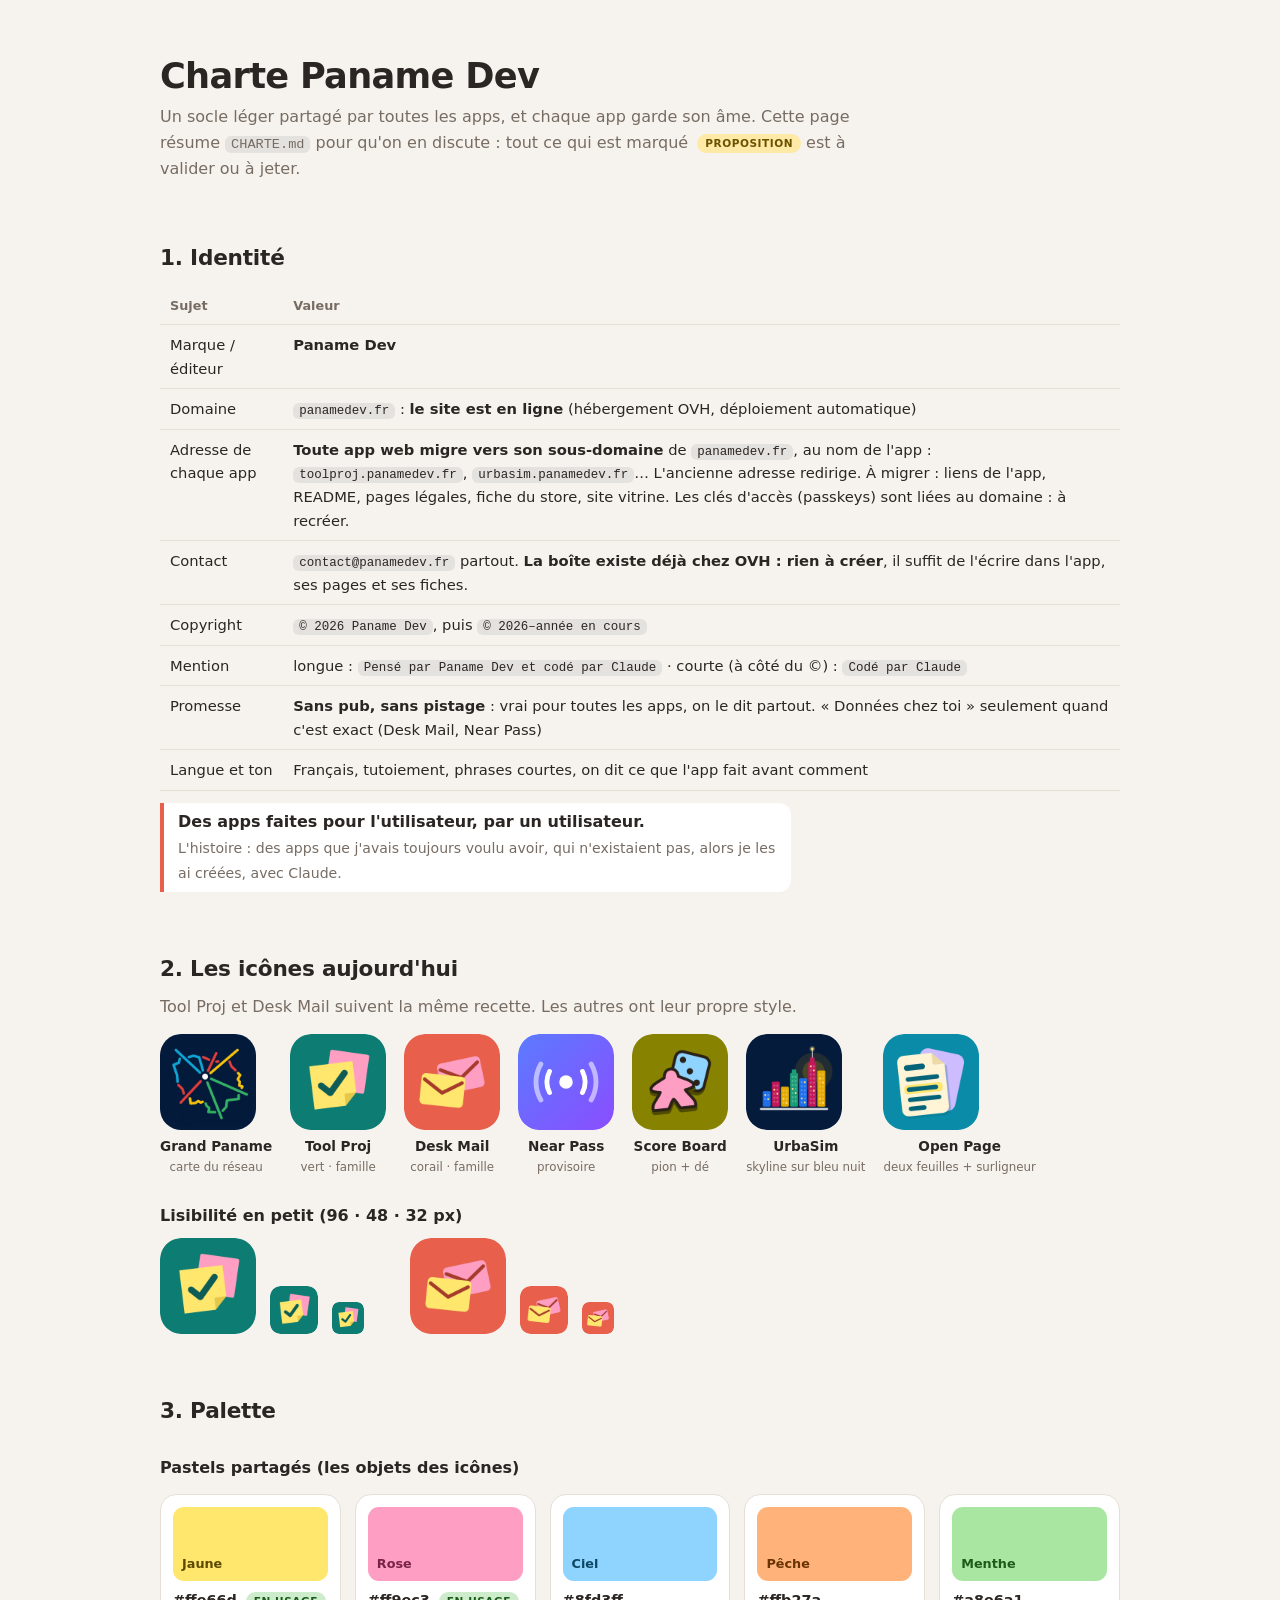
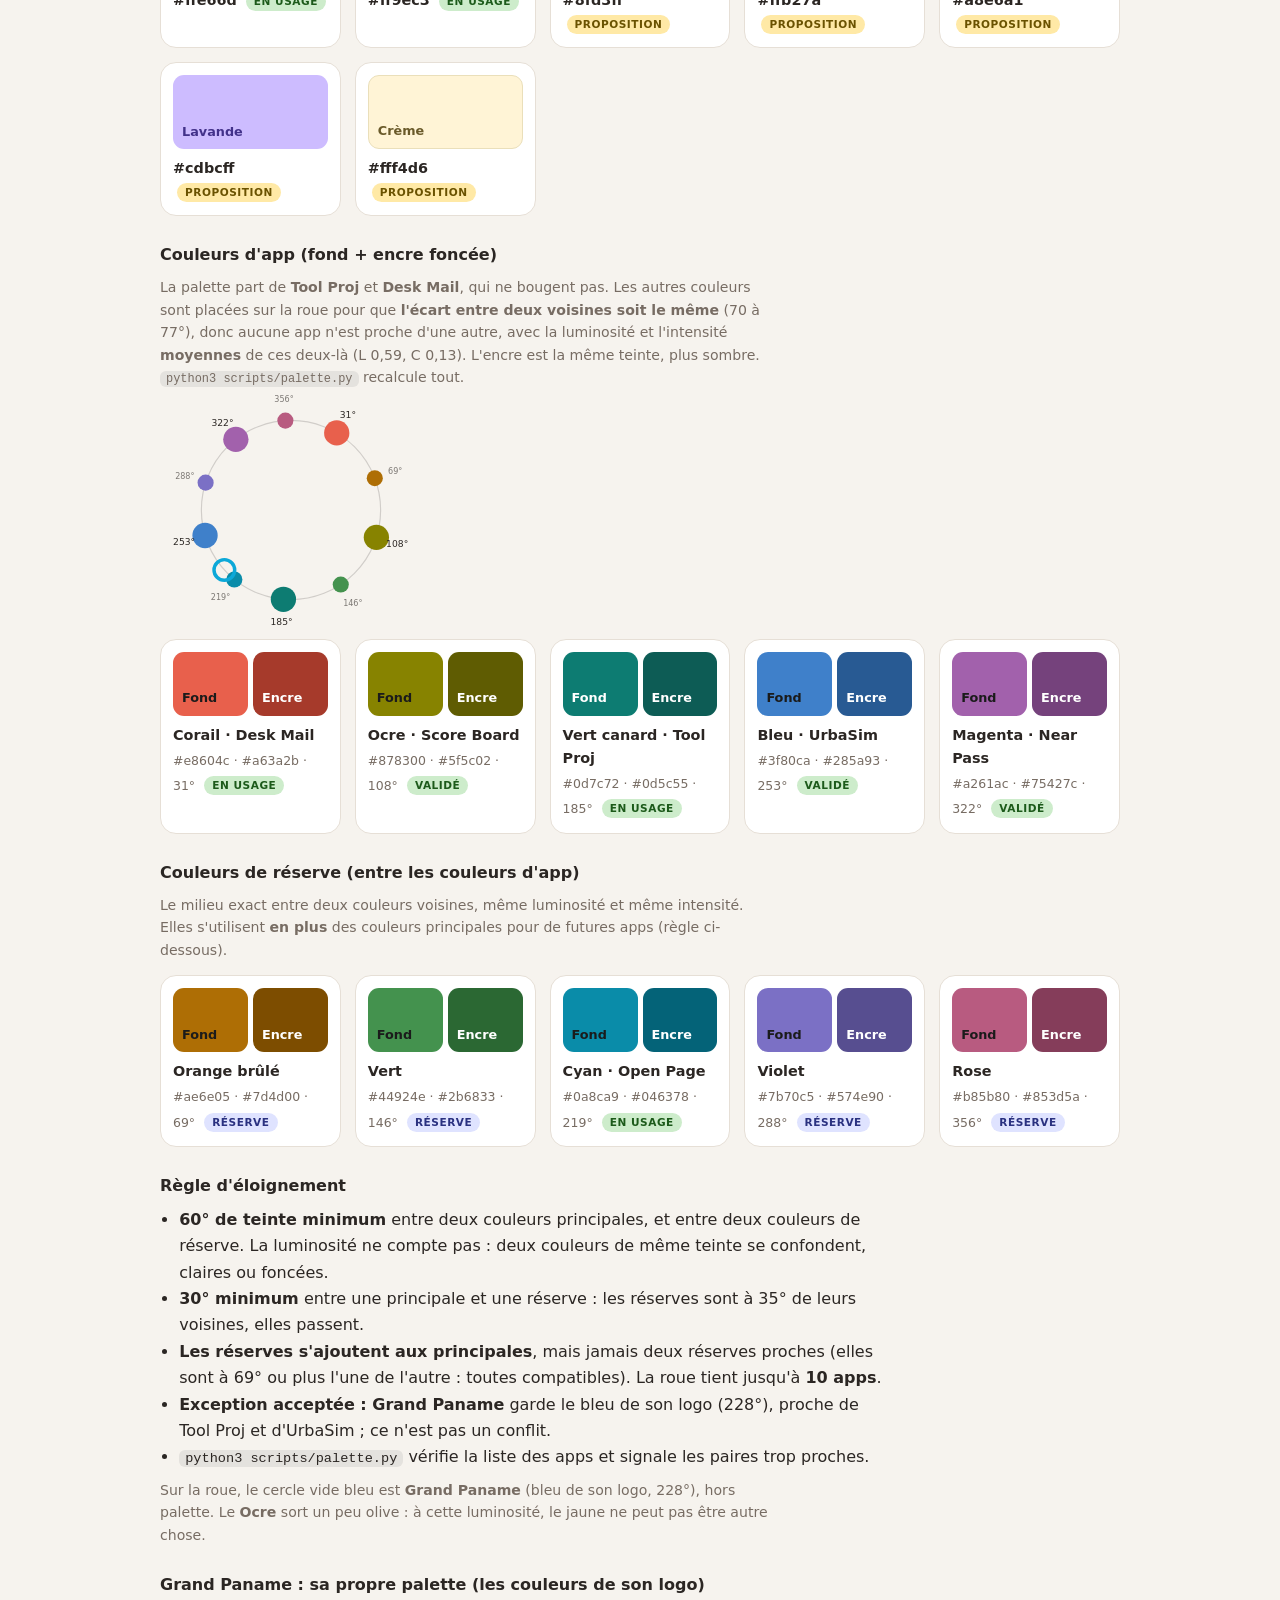
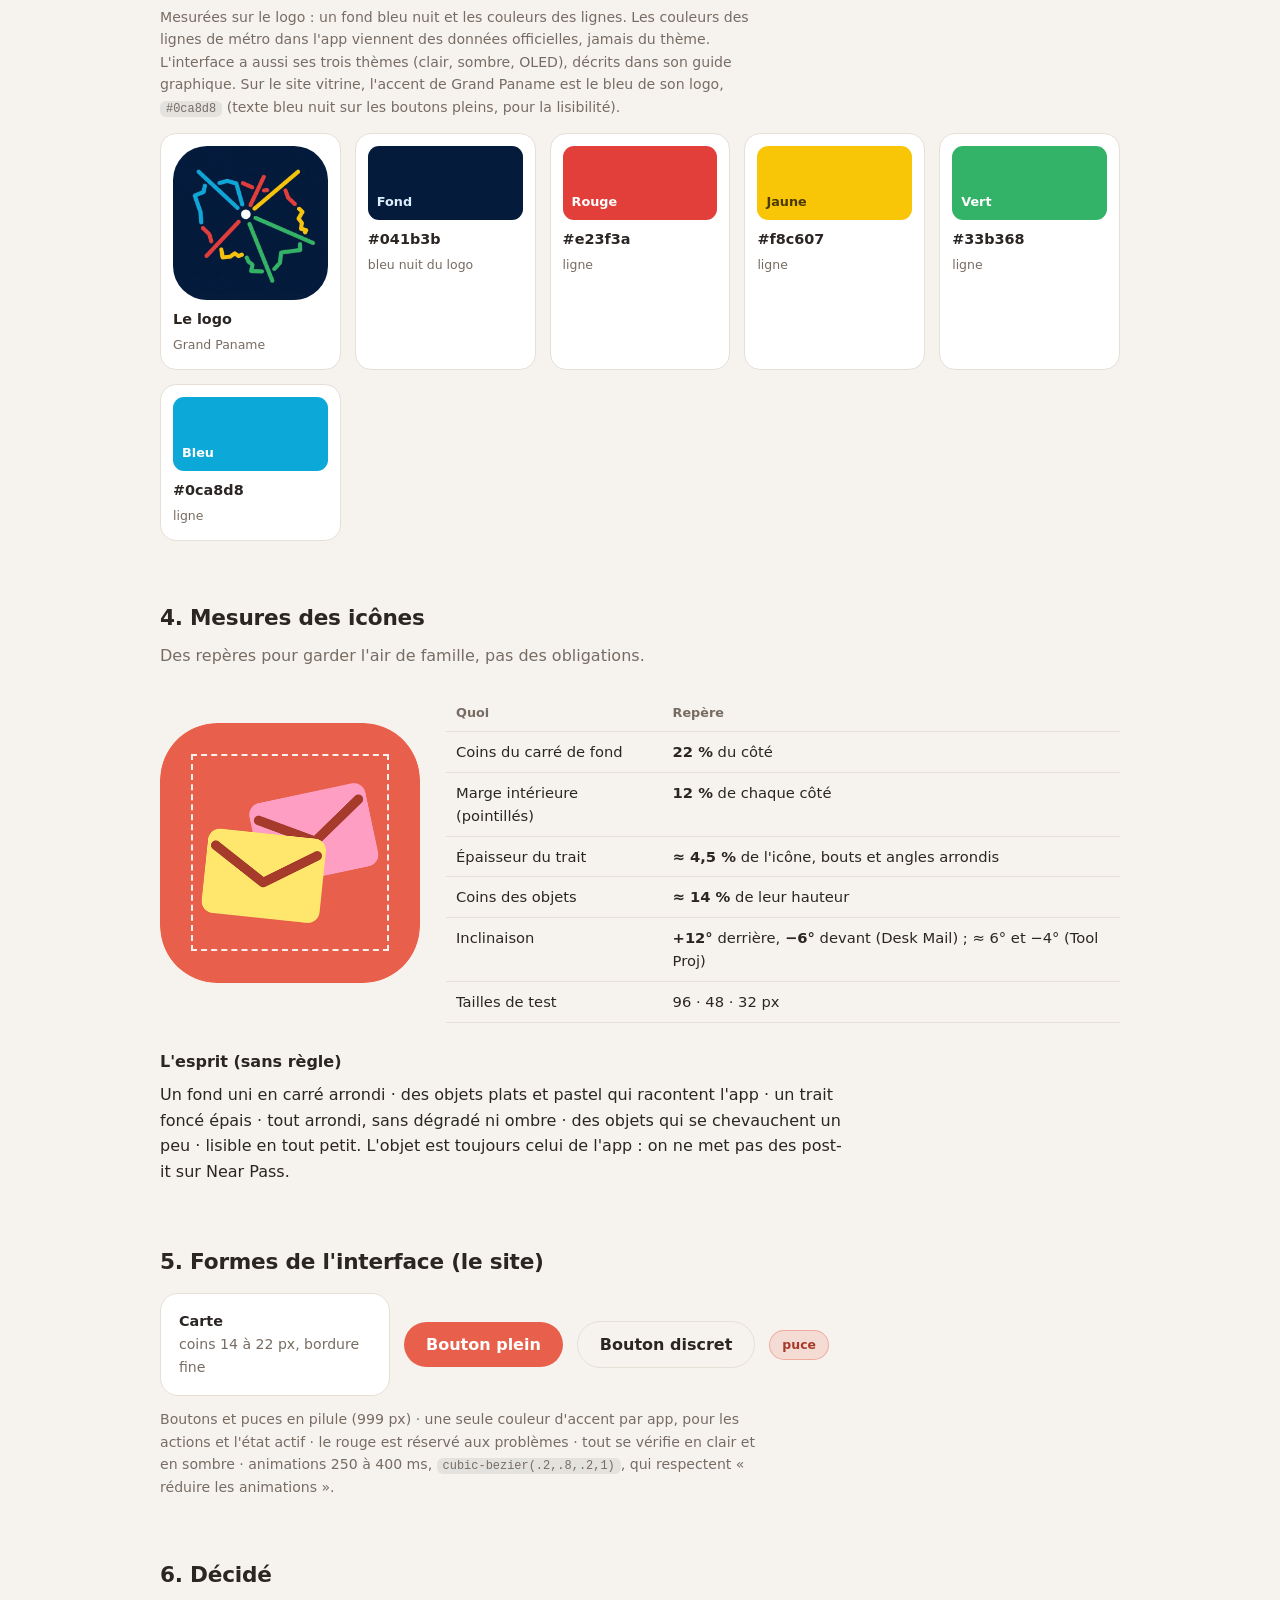
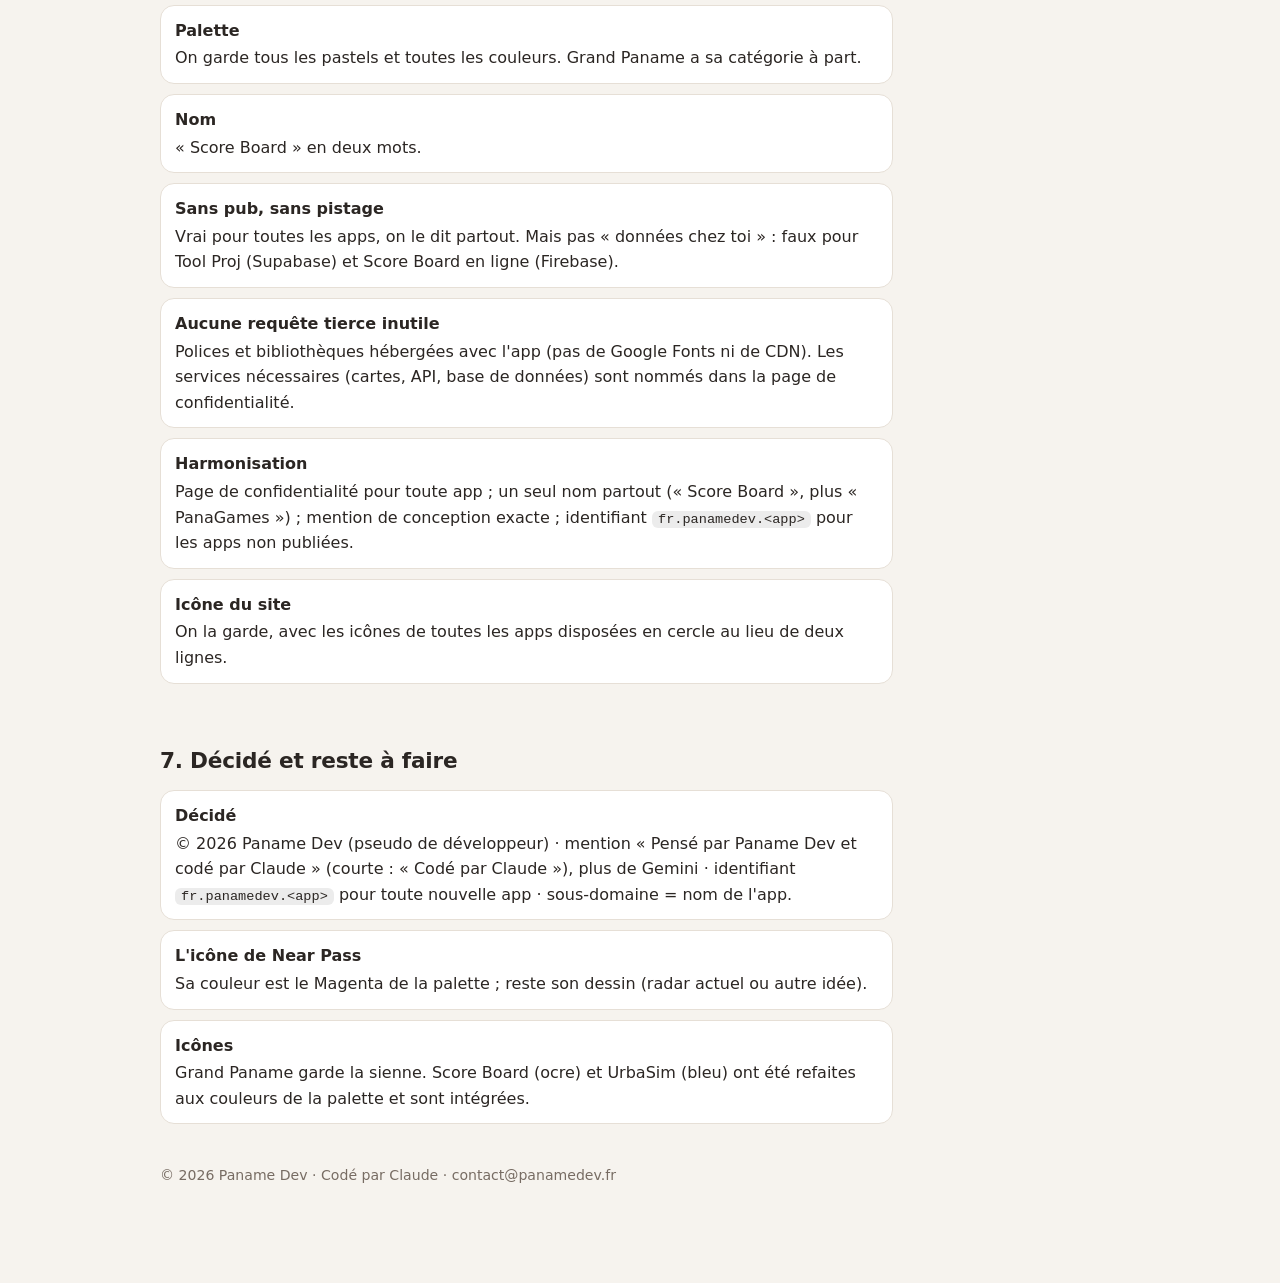
<file: branding/charte-paname-dev.src.html>
<!doctype html>
<html lang="fr">
<head>
<meta charset="utf-8">
<meta name="robots" content="noindex">
<meta name="viewport" content="width=device-width, initial-scale=1">
<meta name="color-scheme" content="light dark">
<title>Charte Paname Dev</title>
<style>
  :root{--page:#f6f3ee;--card:#fff;--text:#2b2623;--muted:#776c63;--line:#e6dfd6;--accent:#e8604c}
  @media (prefers-color-scheme:dark){:root{--page:#16141a;--card:#211e27;--text:#f3ede6;--muted:#a59fae;--line:#35303d}}
  *{box-sizing:border-box;margin:0}
  body{background:var(--page);color:var(--text);font:16px/1.6 "Segoe UI",system-ui,-apple-system,sans-serif}
  main{max-width:1000px;margin:0 auto;padding:56px 20px 96px}
  h1{font-size:2.2rem;letter-spacing:-.02em;line-height:1.15}
  h2{font-size:1.35rem;margin:60px 0 6px;letter-spacing:-.01em}
  h3{font-size:1rem;margin:26px 0 8px}
  p{max-width:68ch}
  .lead{color:var(--muted);margin-top:8px}
  .note{color:var(--muted);font-size:.88rem;margin-top:8px}
  code{font:.85em ui-monospace,Menlo,Consolas,monospace;background:rgba(127,127,127,.15);padding:1px 6px;border-radius:6px}
  .grid{display:grid;gap:14px;grid-template-columns:repeat(auto-fill,minmax(160px,1fr));margin-top:14px}
  .card{background:var(--card);border:1px solid var(--line);border-radius:16px;padding:12px}
  .sw{height:74px;border-radius:11px;display:flex;align-items:flex-end;padding:7px 9px;font-weight:700;font-size:.8rem;margin-bottom:8px}
  .pair{display:flex;gap:5px;margin-bottom:8px}.pair .sw{flex:1;margin:0;height:64px}
  .card b{display:block;font-size:.9rem}.card small{color:var(--muted);font-size:.78rem}
  .tag{display:inline-block;font-size:.66rem;font-weight:700;letter-spacing:.05em;text-transform:uppercase;padding:1px 8px;border-radius:99px;margin-left:4px;vertical-align:middle}
  .ok{background:#cdeccb;color:#1c5a1a}.try{background:#ffe9a6;color:#6a5200}.hold{background:#dfe3ff;color:#2a3180}
  @media (prefers-color-scheme:dark){.ok{background:#1f4a1d;color:#bff0bb}.try{background:#5a4700;color:#ffe9a6}.hold{background:#2a2f6a;color:#cfd4ff}}
  .row{display:flex;gap:18px;flex-wrap:wrap;align-items:flex-end;margin-top:14px}
  .icon{width:96px;height:96px;border-radius:22%;display:block}
  figure{margin:0;text-align:center;font-size:.85rem}figure figcaption{margin-top:6px}figure small{display:block;color:var(--muted);font-size:.74rem}
  .sizes{display:flex;flex-wrap:wrap;gap:14px;align-items:flex-end;margin-top:10px}
  .anat{display:grid;gap:26px;grid-template-columns:260px 1fr;align-items:center;margin-top:14px}
  @media (max-width:680px){.anat{grid-template-columns:1fr}}
  .box{position:relative;width:260px;height:260px}
  .box img{width:100%;height:100%;border-radius:22%;display:block}
  .box .m{position:absolute;inset:12%;border:2px dashed #fff;opacity:.9}
  table{border-collapse:collapse;width:100%;margin-top:12px;font-size:.92rem}
  td,th{text-align:left;padding:8px 10px;border-bottom:1px solid var(--line);vertical-align:top}th{color:var(--muted);font-weight:600;font-size:.8rem}
  table.gp i{display:inline-block;width:16px;height:16px;border-radius:5px;border:1px solid rgba(127,127,127,.4);vertical-align:-3px;margin-right:7px}
  .shapes{display:flex;gap:14px;flex-wrap:wrap;align-items:center;margin-top:14px}
  .s-card{background:var(--card);border:1px solid var(--line);border-radius:18px;padding:16px 18px;max-width:230px;font-size:.9rem}
  .s-pill{display:inline-block;padding:10px 22px;border-radius:999px;background:var(--accent);color:#fff;font-weight:600}
  .s-pill.g{background:transparent;color:var(--text);border:1px solid var(--line)}
  .s-chip{display:inline-block;padding:4px 12px;border-radius:999px;font-size:.78rem;font-weight:600;color:#a63a2b;background:rgba(232,96,76,.15);border:1px solid rgba(232,96,76,.4)}
  @media (prefers-color-scheme:dark){.s-chip{color:#f4a89b}}
  ul.q{list-style:none;padding:0;margin-top:12px;display:grid;gap:10px}
  ul.q li{background:var(--card);border:1px solid var(--line);border-radius:14px;padding:12px 14px;max-width:72ch}
  ul.q b{display:block;margin-bottom:2px}
  .quote{border-left:4px solid var(--accent);padding:6px 14px;margin-top:12px;max-width:62ch;background:var(--card);border-radius:0 12px 12px 0}
</style>
</head>
<body>
<main>

<h1>Charte Paname Dev</h1>
<p class="lead">Un socle léger partagé par toutes les apps, et chaque app garde son âme. Cette page résume <code>CHARTE.md</code> pour qu'on en discute : tout ce qui est marqué <span class="tag try">proposition</span> est à valider ou à jeter.</p>

<h2>1. Identité</h2>
<table>
  <tr><th>Sujet</th><th>Valeur</th></tr>
  <tr><td>Marque / éditeur</td><td><b>Paname Dev</b></td></tr>
  <tr><td>Domaine</td><td><code>panamedev.fr</code> : <b>le site est en ligne</b> (hébergement OVH, déploiement automatique)</td></tr>
  <tr><td>Adresse de chaque app</td><td><b>Toute app web migre vers son sous-domaine</b> de <code>panamedev.fr</code>, au nom de l'app : <code>toolproj.panamedev.fr</code>, <code>urbasim.panamedev.fr</code>… L'ancienne adresse redirige. À migrer : liens de l'app, README, pages légales, fiche du store, site vitrine. Les clés d'accès (passkeys) sont liées au domaine : à recréer.</td></tr>
  <tr><td>Contact</td><td><code>contact@panamedev.fr</code> partout. <b>La boîte existe déjà chez OVH : rien à créer</b>, il suffit de l'écrire dans l'app, ses pages et ses fiches.</td></tr>
  <tr><td>Copyright</td><td><code>© 2026 Paname Dev</code>, puis <code>© 2026–année en cours</code></td></tr>
  <tr><td>Mention</td><td>longue : <code>Pensé par Paname Dev et codé par Claude</code> · courte (à côté du ©) : <code>Codé par Claude</code></td></tr>
  <tr><td>Promesse</td><td><b>Sans pub, sans pistage</b> : vrai pour toutes les apps, on le dit partout. « Données chez toi » seulement quand c'est exact (Desk Mail, Near Pass)</td></tr>
  <tr><td>Langue et ton</td><td>Français, tutoiement, phrases courtes, on dit ce que l'app fait avant comment</td></tr>
</table>
<div class="quote"><b>Des apps faites pour l'utilisateur, par un utilisateur.</b><br><span class="note">L'histoire : des apps que j'avais toujours voulu avoir, qui n'existaient pas, alors je les ai créées, avec Claude.</span></div>

<h2>2. Les icônes aujourd'hui</h2>
<p class="lead">Tool Proj et Desk Mail suivent la même recette. Les autres ont leur propre style.</p>
<div class="row">
  <figure><img class="icon" src="../assets/img/grandpaname.png" alt=""><figcaption><b>Grand Paname</b><small>carte du réseau</small></figcaption></figure>
  <figure><img class="icon" src="../assets/img/toolproj.png" alt=""><figcaption><b>Tool Proj</b><small>vert · famille</small></figcaption></figure>
  <figure><img class="icon" src="../assets/img/deskmail.png" alt=""><figcaption><b>Desk Mail</b><small>corail · famille</small></figcaption></figure>
  <figure><img class="icon" src="../assets/img/nearpass.svg" alt=""><figcaption><b>Near Pass</b><small>provisoire</small></figcaption></figure>
  <figure><img class="icon" src="../assets/img/scoreboard.png" alt=""><figcaption><b>Score Board</b><small>pion + dé</small></figcaption></figure>
  <figure><img class="icon" src="../assets/img/urbasim-icon.png" alt=""><figcaption><b>UrbaSim</b><small>skyline sur bleu nuit</small></figcaption></figure>
  <figure><img class="icon" src="../assets/img/openpage.png" alt=""><figcaption><b>Open Page</b><small>deux feuilles + surligneur</small></figcaption></figure>
</div>
<h3>Lisibilité en petit (96 · 48 · 32 px)</h3>
<div class="sizes">
  <img src="../assets/img/toolproj.png" width="96" height="96" alt="" style="border-radius:22%"><img src="../assets/img/toolproj.png" width="48" height="48" alt="" style="border-radius:22%"><img src="../assets/img/toolproj.png" width="32" height="32" alt="" style="border-radius:22%">
  <span style="width:18px"></span>
  <img src="../assets/img/deskmail.png" width="96" height="96" alt="" style="border-radius:22%"><img src="../assets/img/deskmail.png" width="48" height="48" alt="" style="border-radius:22%"><img src="../assets/img/deskmail.png" width="32" height="32" alt="" style="border-radius:22%">
</div>

<h2>3. Palette</h2>
<h3>Pastels partagés (les objets des icônes)</h3>
<div class="grid">
  <div class="card"><div class="sw" style="background:#ffe66d;color:#5c4a00">Jaune</div><b>#ffe66d <span class="tag ok">en usage</span></b></div>
  <div class="card"><div class="sw" style="background:#ff9ec3;color:#7a2349">Rose</div><b>#ff9ec3 <span class="tag ok">en usage</span></b></div>
  <div class="card"><div class="sw" style="background:#8fd3ff;color:#0e4766">Ciel</div><b>#8fd3ff <span class="tag try">proposition</span></b></div>
  <div class="card"><div class="sw" style="background:#ffb27a;color:#6a3400">Pêche</div><b>#ffb27a <span class="tag try">proposition</span></b></div>
  <div class="card"><div class="sw" style="background:#a8e6a1;color:#1f5a1a">Menthe</div><b>#a8e6a1 <span class="tag try">proposition</span></b></div>
  <div class="card"><div class="sw" style="background:#cdbcff;color:#42318a">Lavande</div><b>#cdbcff <span class="tag try">proposition</span></b></div>
  <div class="card"><div class="sw" style="background:#fff4d6;color:#6a5a2a;border:1px solid #eadfba">Crème</div><b>#fff4d6 <span class="tag try">proposition</span></b></div>
</div>
<h3>Couleurs d'app (fond + encre foncée)</h3>
<p class="note">La palette part de <b>Tool Proj</b> et <b>Desk Mail</b>, qui ne bougent pas. Les autres couleurs sont placées sur la roue pour que <b>l'écart entre deux voisines soit le même</b> (70 à 77°), donc aucune app n'est proche d'une autre, avec la luminosité et l'intensité <b>moyennes</b> de ces deux-là (L 0,59, C 0,13). L'encre est la même teinte, plus sombre. <code>python3 scripts/palette.py</code> recalcule tout.</p>
<svg viewBox="-14 0 228 200" width="262" height="230" role="img" aria-label="Roue des couleurs d'app" style="display:block;margin:6px 0 14px"><circle cx="100" cy="100" r="78" fill="none" stroke="currentColor" stroke-opacity=".18"/><circle cx="172.9" cy="72.3" r="7" fill="#ae6e05"/><text x="190.7" y="68.6" text-anchor="middle" font-size="7" fill="currentColor" fill-opacity=".6">69°</text><circle cx="143.3" cy="164.9" r="7" fill="#44924e"/><text x="153.8" y="183.7" text-anchor="middle" font-size="7" fill="currentColor" fill-opacity=".6">146°</text><circle cx="50.7" cy="160.5" r="7" fill="#0a8ca9"/><text x="38.7" y="178.2" text-anchor="middle" font-size="7" fill="currentColor" fill-opacity=".6">219°</text><circle cx="25.7" cy="76.2" r="7" fill="#7b70c5"/><text x="7.6" y="73.4" text-anchor="middle" font-size="7" fill="currentColor" fill-opacity=".6">288°</text><circle cx="95.1" cy="22.2" r="7" fill="#b85b80"/><text x="93.9" y="6.2" text-anchor="middle" font-size="7" fill="currentColor" fill-opacity=".6">356°</text><circle cx="139.8" cy="32.9" r="11" fill="#e8604c"/><text x="149.5" y="19.6" text-anchor="middle" font-size="8" fill="currentColor">31°</text><circle cx="174.3" cy="123.8" r="11" fill="#878300"/><text x="192.4" y="132.6" text-anchor="middle" font-size="8" fill="currentColor">108°</text><circle cx="93.4" cy="177.7" r="11" fill="#0d7c72"/><text x="91.8" y="199.7" text-anchor="middle" font-size="8" fill="currentColor">185°</text><circle cx="25.2" cy="122.2" r="11" fill="#3f80ca"/><text x="7.0" y="130.6" text-anchor="middle" font-size="8" fill="currentColor">253°</text><circle cx="52.0" cy="38.5" r="11" fill="#a261ac"/><text x="40.4" y="26.5" text-anchor="middle" font-size="8" fill="currentColor">322°</text><circle cx="42.0" cy="152.2" r="9" fill="none" stroke="#0ca8d8" stroke-width="3"/></svg>
<div class="grid">
  <div class="card"><div class="pair"><div class="sw" style="background:#e8604c;color:#1b1b1b">Fond</div><div class="sw" style="background:#a63a2b;color:#fff">Encre</div></div><b>Corail · Desk Mail</b><small>#e8604c · #a63a2b · 31°</small> <span class="tag ok">en usage</span></div>
  <div class="card"><div class="pair"><div class="sw" style="background:#878300;color:#1b1b1b">Fond</div><div class="sw" style="background:#5f5c02;color:#fff">Encre</div></div><b>Ocre · Score Board</b><small>#878300 · #5f5c02 · 108°</small> <span class="tag ok">validé</span></div>
  <div class="card"><div class="pair"><div class="sw" style="background:#0d7c72;color:#fff">Fond</div><div class="sw" style="background:#0d5c55;color:#fff">Encre</div></div><b>Vert canard · Tool Proj</b><small>#0d7c72 · #0d5c55 · 185°</small> <span class="tag ok">en usage</span></div>
  <div class="card"><div class="pair"><div class="sw" style="background:#3f80ca;color:#1b1b1b">Fond</div><div class="sw" style="background:#285a93;color:#fff">Encre</div></div><b>Bleu · UrbaSim</b><small>#3f80ca · #285a93 · 253°</small> <span class="tag ok">validé</span></div>
  <div class="card"><div class="pair"><div class="sw" style="background:#a261ac;color:#1b1b1b">Fond</div><div class="sw" style="background:#75427c;color:#fff">Encre</div></div><b>Magenta · Near Pass</b><small>#a261ac · #75427c · 322°</small> <span class="tag ok">validé</span></div>
</div>
<h3>Couleurs de réserve (entre les couleurs d'app)</h3>
<p class="note">Le milieu exact entre deux couleurs voisines, même luminosité et même intensité. Elles s'utilisent <b>en plus</b> des couleurs principales pour de futures apps (règle ci-dessous).</p>
<div class="grid">
  <div class="card"><div class="pair"><div class="sw" style="background:#ae6e05;color:#1b1b1b">Fond</div><div class="sw" style="background:#7d4d00;color:#fff">Encre</div></div><b>Orange brûlé</b><small>#ae6e05 · #7d4d00 · 69°</small> <span class="tag hold">réserve</span></div>
  <div class="card"><div class="pair"><div class="sw" style="background:#44924e;color:#1b1b1b">Fond</div><div class="sw" style="background:#2b6833;color:#fff">Encre</div></div><b>Vert</b><small>#44924e · #2b6833 · 146°</small> <span class="tag hold">réserve</span></div>
  <div class="card"><div class="pair"><div class="sw" style="background:#0a8ca9;color:#1b1b1b">Fond</div><div class="sw" style="background:#046378;color:#fff">Encre</div></div><b>Cyan · Open Page</b><small>#0a8ca9 · #046378 · 219°</small> <span class="tag ok">en usage</span></div>
  <div class="card"><div class="pair"><div class="sw" style="background:#7b70c5;color:#1b1b1b">Fond</div><div class="sw" style="background:#574e90;color:#fff">Encre</div></div><b>Violet</b><small>#7b70c5 · #574e90 · 288°</small> <span class="tag hold">réserve</span></div>
  <div class="card"><div class="pair"><div class="sw" style="background:#b85b80;color:#1b1b1b">Fond</div><div class="sw" style="background:#853d5a;color:#fff">Encre</div></div><b>Rose</b><small>#b85b80 · #853d5a · 356°</small> <span class="tag hold">réserve</span></div>
</div>
<h3>Règle d'éloignement</h3>
<ul style="max-width:72ch;line-height:1.65;padding-left:1.2rem">
  <li><b>60° de teinte minimum</b> entre deux couleurs principales, et entre deux couleurs de réserve. La luminosité ne compte pas : deux couleurs de même teinte se confondent, claires ou foncées.</li>
  <li><b>30° minimum</b> entre une principale et une réserve : les réserves sont à 35° de leurs voisines, elles passent.</li>
  <li><b>Les réserves s'ajoutent aux principales</b>, mais jamais deux réserves proches (elles sont à 69° ou plus l'une de l'autre : toutes compatibles). La roue tient jusqu'à <b>10 apps</b>.</li>
  <li><b>Exception acceptée : Grand Paname</b> garde le bleu de son logo (228°), proche de Tool Proj et d'UrbaSim ; ce n'est pas un conflit.</li>
  <li><code>python3 scripts/palette.py</code> vérifie la liste des apps et signale les paires trop proches.</li>
</ul>
<p class="note">Sur la roue, le cercle vide bleu est <b>Grand Paname</b> (bleu de son logo, 228°), hors palette. Le <b>Ocre</b> sort un peu olive : à cette luminosité, le jaune ne peut pas être autre chose.</p>

<h3>Grand Paname : sa propre palette (les couleurs de son logo)</h3>
<p class="note" style="margin:0 0 6px">Mesurées sur le logo : un fond bleu nuit et les couleurs des lignes. Les couleurs des lignes de métro dans l'app viennent des données officielles, jamais du thème. L'interface a aussi ses trois thèmes (clair, sombre, OLED), décrits dans son guide graphique. Sur le site vitrine, l'accent de Grand Paname est le bleu de son logo, <code>#0ca8d8</code> (texte bleu nuit sur les boutons pleins, pour la lisibilité).</p>
<div class="grid">
  <div class="card"><img src="../assets/img/grandpaname.png" alt="" style="width:100%;border-radius:22%;display:block;margin-bottom:8px"><b>Le logo</b><small>Grand Paname</small></div>
  <div class="card"><div class="sw" style="background:#041b3b;color:#ddeeff">Fond</div><b>#041b3b</b><small>bleu nuit du logo</small></div>
  <div class="card"><div class="sw" style="background:#e23f3a;color:#fff">Rouge</div><b>#e23f3a</b><small>ligne</small></div>
  <div class="card"><div class="sw" style="background:#f8c607;color:#4a3a00">Jaune</div><b>#f8c607</b><small>ligne</small></div>
  <div class="card"><div class="sw" style="background:#33b368;color:#fff">Vert</div><b>#33b368</b><small>ligne</small></div>
  <div class="card"><div class="sw" style="background:#0ca8d8;color:#fff">Bleu</div><b>#0ca8d8</b><small>ligne</small></div>
</div>

<h2>4. Mesures des icônes</h2>
<p class="lead">Des repères pour garder l'air de famille, pas des obligations.</p>
<div class="anat">
  <div class="box"><img src="../assets/img/deskmail.png" alt=""><div class="m"></div></div>
  <table>
    <tr><th>Quoi</th><th>Repère</th></tr>
    <tr><td>Coins du carré de fond</td><td><b>22 %</b> du côté</td></tr>
    <tr><td>Marge intérieure (pointillés)</td><td><b>12 %</b> de chaque côté</td></tr>
    <tr><td>Épaisseur du trait</td><td><b>≈ 4,5 %</b> de l'icône, bouts et angles arrondis</td></tr>
    <tr><td>Coins des objets</td><td><b>≈ 14 %</b> de leur hauteur</td></tr>
    <tr><td>Inclinaison</td><td><b>+12°</b> derrière, <b>−6°</b> devant (Desk Mail) ; ≈ 6° et −4° (Tool Proj)</td></tr>
    <tr><td>Tailles de test</td><td>96 · 48 · 32 px</td></tr>
  </table>
</div>
<h3>L'esprit (sans règle)</h3>
<p>Un fond uni en carré arrondi · des objets plats et pastel qui racontent l'app · un trait foncé épais · tout arrondi, sans dégradé ni ombre · des objets qui se chevauchent un peu · lisible en tout petit. L'objet est toujours celui de l'app : on ne met pas des post-it sur Near Pass.</p>

<h2>5. Formes de l'interface (le site)</h2>
<div class="shapes">
  <div class="s-card"><b>Carte</b><br><span class="note">coins 14 à 22 px, bordure fine</span></div>
  <span class="s-pill">Bouton plein</span><span class="s-pill g">Bouton discret</span><span class="s-chip">puce</span>
</div>
<p class="note" style="margin-top:12px">Boutons et puces en pilule (999 px) · une seule couleur d'accent par app, pour les actions et l'état actif · le rouge est réservé aux problèmes · tout se vérifie en clair et en sombre · animations 250 à 400 ms, <code>cubic-bezier(.2,.8,.2,1)</code>, qui respectent « réduire les animations ».</p>

<h2>6. Décidé</h2>
<ul class="q">
  <li><b>Palette</b>On garde tous les pastels et toutes les couleurs. Grand Paname a sa catégorie à part.</li>
  <li><b>Nom</b>« Score Board » en deux mots.</li>
  <li><b>Sans pub, sans pistage</b>Vrai pour toutes les apps, on le dit partout. Mais pas « données chez toi » : faux pour Tool Proj (Supabase) et Score Board en ligne (Firebase).</li>
  <li><b>Aucune requête tierce inutile</b>Polices et bibliothèques hébergées avec l'app (pas de Google Fonts ni de CDN). Les services nécessaires (cartes, API, base de données) sont nommés dans la page de confidentialité.</li>
  <li><b>Harmonisation</b>Page de confidentialité pour toute app ; un seul nom partout (« Score Board », plus « PanaGames ») ; mention de conception exacte ; identifiant <code>fr.panamedev.&lt;app&gt;</code> pour les apps non publiées.</li>
  <li><b>Icône du site</b>On la garde, avec les icônes de toutes les apps disposées en cercle au lieu de deux lignes.</li>
</ul>

<h2>7. Décidé et reste à faire</h2>
<ul class="q">
  <li><b>Décidé</b>© 2026 Paname Dev (pseudo de développeur) · mention « Pensé par Paname Dev et codé par Claude » (courte : « Codé par Claude »), plus de Gemini · identifiant <code>fr.panamedev.&lt;app&gt;</code> pour toute nouvelle app · sous-domaine = nom de l'app.</li>
  <li><b>L'icône de Near Pass</b>Sa couleur est le Magenta de la palette ; reste son dessin (radar actuel ou autre idée).</li>
  <li><b>Icônes</b>Grand Paname garde la sienne. Score Board (ocre) et UrbaSim (bleu) ont été refaites aux couleurs de la palette et sont intégrées.</li>
</ul>

<p class="note" style="margin-top:40px">© 2026 Paname Dev · Codé par Claude · contact@panamedev.fr</p>
</main>
</body>
</html>
</file>
<file: style.css>
/* Polices hébergées avec le site (licence OFL, voir assets/fonts/) : aucune requête vers Google */
@font-face{font-family:"Inter";font-style:normal;font-weight:100 900;font-display:swap;src:url(assets/fonts/inter-latin-wght.woff2) format("woff2-variations"),url(assets/fonts/inter-latin-wght.woff2) format("woff2");unicode-range:U+0000-00FF,U+0131,U+0152-0153,U+02BB-02BC,U+02C6,U+02DA,U+02DC,U+0304,U+0308,U+0329,U+2000-206F,U+20AC,U+2122,U+2191,U+2193,U+2212,U+2215,U+FEFF,U+FFFD}
@font-face{font-family:"Bricolage Grotesque";font-style:normal;font-weight:200 800;font-display:swap;src:url(assets/fonts/bricolage-latin-opsz.woff2) format("woff2-variations"),url(assets/fonts/bricolage-latin-opsz.woff2) format("woff2");unicode-range:U+0000-00FF,U+0131,U+0152-0153,U+02BB-02BC,U+02C6,U+02DA,U+02DC,U+0304,U+0308,U+0329,U+2000-206F,U+20AC,U+2122,U+2191,U+2193,U+2212,U+2215,U+FEFF,U+FFFD}
@font-face{font-family:"GrandParis";src:url(assets/fonts/GrandParis-Regular.otf);font-weight:400;font-display:swap}
@font-face{font-family:"GrandParis";src:url(assets/fonts/GrandParis-Bold.otf);font-weight:700;font-display:swap}

:root{
  --bg:#0b0d14; --fg:#eef1f8; --mut:#9aa3b8; --card:rgba(255,255,255,.06); --line:rgba(255,255,255,.12); --tint:255,255,255;
  --nav-bg:rgba(14,16,25,.6); --float-bg:rgba(18,21,32,.78); --ph-bg:#101524; --blob1:.5; --blob2:.35; --blob3:.28;
  --g1:#6db6ff; --g2:#a07bff; --g3:#ff7fb0; --g4:#ffb86b; --atx-mix:#fff; --atx-pct:50%;
  --sh-radar:0 40px 90px -20px rgba(80,50,200,.7); --sh-lg:0 40px 80px -20px rgba(0,0,0,.85); --sh-md:0 20px 50px -14px rgba(0,0,0,.8); --sh-sm:0 14px 34px -10px rgba(0,0,0,.7);
  color-scheme:dark;
  --glow:#0ca8d8; --a:#0ca8d8;
  --display:"Bricolage Grotesque","Inter",system-ui,sans-serif; --body:"Inter",system-ui,-apple-system,"Segoe UI",sans-serif;
  --ease:cubic-bezier(.2,.8,.2,1);
}
:root[data-theme="light"]{
  --bg:#f4f6fb; --fg:#12151f; --mut:#566078; --card:rgba(255,255,255,.7); --line:rgba(15,22,48,.13); --tint:15,22,48;
  --nav-bg:rgba(255,255,255,.72); --float-bg:rgba(255,255,255,.88); --ph-bg:#e8ecf5; --blob1:.3; --blob2:.2; --blob3:.16;
  --g1:#2f7fe0; --g2:#7b4dff; --g3:#e0457b; --g4:#e07a1a; --atx-mix:#000; --atx-pct:58%;
  --sh-radar:0 26px 44px -28px rgba(60,45,150,.5); --sh-lg:0 28px 50px -30px rgba(40,50,90,.5); --sh-md:0 14px 30px -16px rgba(40,50,90,.38); --sh-sm:0 8px 20px -12px rgba(40,50,90,.32);
  color-scheme:light;
}
@media (prefers-color-scheme:light){:root:not([data-theme]){
  --bg:#f4f6fb; --fg:#12151f; --mut:#566078; --card:rgba(255,255,255,.7); --line:rgba(15,22,48,.13); --tint:15,22,48;
  --nav-bg:rgba(255,255,255,.72); --float-bg:rgba(255,255,255,.88); --ph-bg:#e8ecf5; --blob1:.3; --blob2:.2; --blob3:.16;
  --g1:#2f7fe0; --g2:#7b4dff; --g3:#e0457b; --g4:#e07a1a; --atx-mix:#000; --atx-pct:58%;
  --sh-radar:0 26px 44px -28px rgba(60,45,150,.5); --sh-lg:0 28px 50px -30px rgba(40,50,90,.5); --sh-md:0 14px 30px -16px rgba(40,50,90,.38); --sh-sm:0 8px 20px -12px rgba(40,50,90,.32);
  color-scheme:light;
}}

*{box-sizing:border-box;margin:0}
html{overflow-x:clip;scroll-behavior:smooth;scroll-padding-top:70px}
body{background:var(--bg);color:var(--fg);font:16px/1.65 var(--body);overflow-x:hidden;-webkit-font-smoothing:antialiased}
img,svg{display:block;max-width:100%}
a{color:inherit;text-decoration:none}
ul{list-style:none;padding:0}

/* ---------- fond animé ---------- */
.bg{position:fixed;inset:0;z-index:-1;overflow:hidden;background:var(--bg)}
.blob{position:absolute;border-radius:50%;filter:blur(90px);opacity:var(--blob1);transition:background 1.2s ease;will-change:transform}
.b1{width:60vmax;height:60vmax;left:-15vmax;top:-20vmax;background:var(--glow);animation:drift1 22s ease-in-out infinite alternate}
.b2{width:45vmax;height:45vmax;right:-15vmax;top:20vh;background:color-mix(in oklab,var(--glow) 55%,#a24bff);animation:drift2 28s ease-in-out infinite alternate;opacity:var(--blob2)}
.b3{width:40vmax;height:40vmax;left:20vw;bottom:-25vmax;background:color-mix(in oklab,var(--glow) 60%,#ff6a88);animation:drift3 25s ease-in-out infinite alternate;opacity:var(--blob3)}
@keyframes drift1{to{transform:translate(18vw,14vh) scale(1.15)}}
@keyframes drift2{to{transform:translate(-20vw,-10vh) scale(.9)}}
@keyframes drift3{to{transform:translate(12vw,-16vh) scale(1.2)}}
.grain{position:absolute;inset:0;background:radial-gradient(ellipse at 50% 0,transparent 0,var(--bg) 85%);opacity:.75}

/* ---------- navigation ---------- */
.nav{position:fixed;top:12px;left:50%;transform:translateX(-50%);z-index:50;display:flex;align-items:center;gap:22px;padding:8px 10px 8px 18px;
  border:1px solid var(--line);border-radius:999px;background:var(--nav-bg);backdrop-filter:blur(16px) saturate(1.4);-webkit-backdrop-filter:blur(16px) saturate(1.4);max-width:calc(100vw - 24px)}
.brand{font:700 1.05rem var(--display);display:flex;align-items:center;gap:9px;white-space:nowrap}
.brand .dot{width:10px;height:10px;border-radius:50%;background:var(--glow);box-shadow:0 0 14px var(--glow);transition:.8s}
.nav nav{display:flex;gap:4px;overflow-x:auto;scrollbar-width:none}
.nav nav::-webkit-scrollbar{display:none}
.nav nav a{font-size:.86rem;color:var(--mut);padding:6px 12px;border-radius:999px;white-space:nowrap;transition:.25s}
.nav nav a:hover,.nav nav a.on{color:var(--fg);background:rgba(var(--tint),.1)}

/* ---------- boutons ---------- */
.btn{position:relative;isolation:isolate;overflow:hidden;display:inline-flex;align-items:center;gap:8px;padding:12px 22px;border-radius:999px;font-weight:600;font-size:.95rem;border:1px solid var(--line);transition:translate .35s var(--ease),scale .35s var(--ease),transform .35s var(--ease),background .3s,box-shadow .35s var(--ease),color .3s,border-color .3s}
.btn::after{content:"";position:absolute;inset:-1px;z-index:-1;background:linear-gradient(110deg,transparent 30%,rgba(255,255,255,.38) 50%,transparent 70%);transform:translateX(-130%);transition:transform .8s var(--ease)}
.btn:hover{translate:0 -3px;scale:1.03}
.btn:hover::after{transform:translateX(130%)}
.btn:active{translate:0 0;scale:.98;transition-duration:.1s}
.btn:focus-visible{outline:2px solid var(--a,var(--glow));outline-offset:3px}
.btn.primary{background:var(--fg);color:var(--bg);border-color:transparent}
.btn.primary::before{content:"";position:absolute;inset:-1px;z-index:-1;background:linear-gradient(100deg,var(--g1),var(--g2) 55%,var(--g3));opacity:0;transition:opacity .4s}
.btn.primary:hover{color:#fff;box-shadow:0 16px 40px -10px var(--g2)}
.btn.primary:hover::before{opacity:1}
.btn.ghost{background:var(--card);backdrop-filter:blur(8px)}
.btn.ghost:hover{border-color:var(--a,var(--g2));box-shadow:0 12px 30px -14px var(--a,var(--g2))}
.btn.big{font-size:1.15rem;padding:16px 30px}
.app-btn{background:var(--a);border-color:transparent;color:var(--btn-ink,#fff);box-shadow:0 10px 30px -10px var(--a)}
.app-btn:hover{box-shadow:0 18px 44px -10px var(--a);filter:brightness(1.06)}

/* ---------- hero ---------- */
.hero{position:relative;min-height:100svh;display:flex;flex-direction:column;justify-content:center;align-items:center;text-align:center;padding:110px 20px 70px}
.eyebrow{font:600 .8rem var(--body);letter-spacing:.22em;text-transform:uppercase;color:var(--mut);margin-bottom:18px}
.hero h1{font:800 clamp(2.4rem,7.2vw,5.8rem)/1 var(--display);letter-spacing:-.035em}
.grad{background:linear-gradient(100deg,var(--g1),var(--g2) 45%,var(--g3) 75%,var(--g4));-webkit-background-clip:text;background-clip:text;color:transparent;background-size:200% 100%;animation:shine 8s linear infinite}
@keyframes shine{to{background-position:-200% 0}}
.lead{max-width:640px;margin:26px auto 0;color:var(--mut);font-size:clamp(1rem,2.2vw,1.2rem)}
.cta{display:flex;gap:12px;flex-wrap:wrap;justify-content:center;margin-top:32px}
.orbit{position:relative;align-self:stretch;margin:54px -20px 0;height:clamp(110px,20vw,170px)}
.ico{position:absolute;width:clamp(60px,10vw,96px);aspect-ratio:1;border-radius:24%;box-shadow:var(--sh-md),0 0 0 1px rgba(var(--tint),.1);animation:bob 6s ease-in-out infinite;transition:translate .25s var(--ease),scale .3s}
.orbit{overflow-x:clip}
.belt{position:absolute;inset:0;pointer-events:none}
.belt .ico{pointer-events:auto}
.ico.lift{scale:1.32;z-index:4}
.ico img,.ico svg{width:100%;height:100%;border-radius:inherit}
@keyframes bob{50%{transform:translateY(-14px) rotate(2deg)}}
.scroll{position:absolute;bottom:6px;width:40px;height:40px;display:grid;place-items:center;color:var(--mut);transition:color .25s}
.scroll:hover{color:var(--fg)}
.scroll svg{width:24px;height:24px;animation:nudge 1.8s ease-in-out infinite}
@keyframes nudge{0%,100%{transform:translateY(-3px);opacity:.6}50%{transform:translateY(4px);opacity:1}}

/* ---------- sections d'apps ---------- */
.wrap{width:min(1180px,100% - 40px);margin-inline:auto}
.app{padding:clamp(70px,12vw,150px) 0;position:relative}
.tag{display:inline-flex;align-items:center;gap:10px;padding:6px 14px 6px 6px;border:1px solid var(--line);border-radius:999px;background:var(--card);font-size:.82rem;font-weight:600;color:var(--mut)}
.tag .mini{width:26px;height:26px;border-radius:8px}
.app h2{font:800 clamp(2.6rem,6.5vw,5rem)/1 var(--display);letter-spacing:-.035em;margin:18px 0 14px}
.pitch{font-size:clamp(1.02rem,1.9vw,1.2rem);color:var(--mut);max-width:520px}
.pitch em{color:var(--fg);font-style:normal;font-weight:600}
.chips{display:flex;flex-wrap:wrap;gap:8px;margin-bottom:26px}
.chips span{padding:5px 12px;border-radius:999px;font-size:.78rem;font-weight:600;color:var(--at,var(--a));background:color-mix(in oklab,var(--a) 14%,transparent);border:1px solid color-mix(in oklab,var(--a) 35%,transparent)}
.stage{position:relative;display:flex;justify-content:center;align-items:center;min-height:440px;perspective:1100px}
.stage::before{content:"";position:absolute;inset:8% 8%;border-radius:50%;background:var(--a);filter:blur(80px);opacity:.28}
.float{position:absolute;padding:9px 16px;border-radius:14px;font-size:.85rem;font-weight:600;background:var(--float-bg);backdrop-filter:blur(12px);border:1px solid var(--line);box-shadow:var(--sh-sm);animation:bob 5.5s ease-in-out infinite;z-index:3}
.f1{left:0;top:12%}.f2{right:0;bottom:16%;animation-delay:-2s}.f3{right:4%;top:6%;animation-delay:-3.5s}
.tilt{transition:transform .25s var(--ease);transform-style:preserve-3d;position:relative;z-index:2;will-change:transform}

/* couleurs par app */
.dm .f1{top:auto;bottom:8%;left:-2%}

/* ---------- Grand Paname : téléphone ---------- */

/* ---------- Tool Proj : tableau ---------- */
.board{width:min(560px,100%);border-radius:22px;background:#f2f1ea;color:#2b2717;padding:18px;box-shadow:var(--sh-lg);transform:rotate(-1.5deg)}
.bhead{display:flex;align-items:center;gap:14px;margin-bottom:14px}.bhead b{font:700 1.1rem var(--display)}.bhead small{font-weight:700;color:#0d7c72}
.prog{flex:1;height:9px;border-radius:5px;background:#dedccf;overflow:hidden}.prog i{display:block;height:100%;width:64%;border-radius:5px;background:linear-gradient(90deg,#14b8a6,#0d7c72);transform-origin:left;animation:grow 3.5s var(--ease) infinite alternate}
@keyframes grow{from{transform:scaleX(.25)}}
.cols{display:grid;grid-template-columns:repeat(3,1fr);gap:10px}.col h4{font-size:.7rem;text-transform:uppercase;letter-spacing:.1em;color:#7d7863;margin-bottom:8px}
.note{position:relative;padding:10px 30px 8px 10px;border-radius:4px;font:700 .8rem/1.25 var(--display);margin-bottom:10px;box-shadow:0 6px 12px -6px rgba(0,0,0,.35);transition:transform .35s var(--ease);animation:sway 6s ease-in-out infinite}
.note span{display:block;margin-top:7px;font:600 .62rem var(--body);opacity:.6;text-transform:uppercase;letter-spacing:.06em}
.note:hover{animation-play-state:paused;transform:rotate(0) scale(1.06)!important;z-index:2;box-shadow:0 14px 22px -10px rgba(0,0,0,.45)}
.note .nt{font:inherit;background:linear-gradient(currentColor,currentColor) 0 58%/0 2px no-repeat;transition:background-size .35s var(--ease),opacity .3s}
.note.done{opacity:.8}.note.done .nt{background-size:100% 2px;opacity:.7}
.chk{position:absolute;z-index:3;top:8px;right:8px;box-sizing:border-box;width:20px;height:20px;min-width:0;margin:0;padding:0;-webkit-appearance:none;appearance:none;-webkit-tap-highlight-color:transparent;border-radius:50%;border:2px solid rgba(43,39,23,.5);background:rgba(255,255,255,.45);cursor:pointer;transition:background .25s,border-color .25s,transform .25s var(--ease)}
.chk::before{content:"";position:absolute;inset:-8px}
.chk:hover{transform:scale(1.18);border-color:#2b2717}
.chk::after{content:"";position:absolute;left:4.5px;top:1px;width:5px;height:9px;border:solid #fff;border-width:0 2.2px 2.2px 0;transform:rotate(45deg) scale(0);transition:transform .25s var(--ease)}
.note.done .chk{background:#2b2717;border-color:#2b2717}.note.done .chk::after{transform:rotate(45deg) scale(1)}
.chk:focus-visible{outline:2px solid #2b2717;outline-offset:2px}
.note{transform:rotate(-2deg)}.rot2{transform:rotate(2deg);animation-delay:-2s}.rot3{transform:rotate(-1deg);animation-delay:-4s}
@keyframes sway{50%{translate:0 -4px}}
.n-y{background:#ffe66d}.n-p{background:#ff9ec3}.n-b{background:#8fd3ff}.n-o{background:#ffb27a}.n-g{background:#a8e6a1}

/* ---------- Desk Mail : fenêtre ---------- */
.win{width:min(600px,100%);border-radius:12px;overflow:hidden;background:#1b212a;box-shadow:var(--sh-lg),0 0 0 1px rgba(var(--tint),.1);transform:rotateY(8deg) rotateX(3deg)}
.title{height:34px;background:#12161d;display:flex;justify-content:space-between;align-items:center;padding-left:14px;font-size:.76rem;color:#9aa7b6}
.wc{display:flex}.wc i{width:44px;height:34px;position:relative}.wc i::after{content:"";position:absolute;left:17px;top:16px;width:10px;height:1.5px;background:#9aa7b6}
.wc i:nth-child(2)::after{height:9px;top:12px;background:none;border:1.5px solid #9aa7b6;width:9px}.wc i:nth-child(3)::after{transform:rotate(45deg);box-shadow:none}
.wbody{display:grid;grid-template-columns:104px 1.15fr 1fr;height:300px;font-size:.74rem}
aside{background:#161b23;padding:12px 10px;color:#9aa7b6;display:grid;gap:6px;align-content:start}
aside hr{border:0;border-top:1px solid #2a323d;margin:6px 0}aside span{padding:4px 6px}
.acct{display:flex;justify-content:space-between;padding:5px 6px;border-radius:6px;font-weight:600}.acct.on{background:color-mix(in oklab,var(--a) 22%,#161b23);color:var(--a)}.acct small{background:var(--a);color:#fff;border-radius:8px;padding:0 6px}
.list{border-inline:1px solid #2a323d;overflow:hidden}
.mail{display:flex;align-items:center;gap:9px;padding:11px 10px;border-bottom:1px solid #2a323d;color:#9aa7b6;transition:background .3s}
.mail:hover{background:#202a3a}.mail.on{background:color-mix(in oklab,var(--a) 14%,#1b212a);box-shadow:inset 3px 0 var(--a)}
.mail.new{animation:slidein 1s var(--ease) 1s both}
@keyframes slidein{from{opacity:0;transform:translateY(-30px)}}
.mail div{flex:1;min-width:0;line-height:1.3}.mail strong{display:block;color:#e8ecf1;font-size:.77rem}.mail span{display:block;white-space:nowrap;overflow:hidden;text-overflow:ellipsis}
.mail time{font-size:.65rem}
.av{width:28px;height:28px;border-radius:50%;display:grid;place-items:center;font:700 .72rem var(--body);color:#fff;font-style:normal;flex:none}
.a1{background:#e5604d}.a2{background:#396cd8}.a3{background:#6f42c1}.a4{background:#e0a030}
.read{padding:14px;color:#e8ecf1}.read h5{font-size:.85rem;margin-bottom:2px}.read .who{font-size:.68rem;color:#9aa7b6;margin-bottom:14px}
.read .ln{height:7px;border-radius:4px;background:#2a323d;margin-bottom:9px;width:100%;animation:shimmer 2.6s ease-in-out infinite}.read .ln.s{width:60%}.read .ln.m{width:80%}
@keyframes shimmer{50%{background:#37424f}}

/* ---------- Near Pass : radar ---------- */
.radar{position:relative;width:min(420px,86vw);aspect-ratio:1;border-radius:50%;background:radial-gradient(circle,rgba(138,107,255,.18),rgba(20,16,40,.9) 70%);box-shadow:0 0 0 1px rgba(138,107,255,.35),var(--sh-radar)}
.ring{position:absolute;inset:0;margin:auto;border-radius:50%;border:1px solid rgba(160,140,255,.35)}
.r1{width:32%;height:32%}.r2{width:64%;height:64%}.r3{width:96%;height:96%}
.ring::after{content:"";position:absolute;inset:-1px;border-radius:50%;border:2px solid #8a6bff;animation:pulse 3.6s ease-out infinite;opacity:0}
.r2::after{animation-delay:1.2s}.r3::after{animation-delay:2.4s}
@keyframes pulse{from{transform:scale(.4);opacity:.9}to{transform:scale(1.15);opacity:0}}
.sweep{position:absolute;inset:2%;border-radius:50%;background:conic-gradient(from 0deg,rgba(138,107,255,.55),transparent 22%);animation:spin 4.5s linear infinite;mask:radial-gradient(circle,#000 98%,transparent)}
@keyframes spin{to{transform:rotate(360deg)}}
.you{position:absolute;left:50%;top:50%;translate:-50% -50%;width:54px;height:54px;border-radius:50%;display:grid;place-items:center;background:linear-gradient(135deg,#5b7bff,#8a4dff);font-weight:700;font-size:.8rem;box-shadow:0 0 0 8px rgba(138,107,255,.25)}
.fr{position:absolute;display:flex;flex-direction:column;align-items:center;gap:4px;animation:bob 5s ease-in-out infinite}
.fr b{width:40px;height:40px;border-radius:50%;display:grid;place-items:center;background:#fff;color:#2b1d78;box-shadow:0 0 0 5px rgba(255,255,255,.18),0 0 24px rgba(255,255,255,.45)}
.fr small{font-size:.68rem;color:#cfc6ff;background:rgba(20,16,40,.8);padding:1px 8px;border-radius:8px}
.p1{left:63%;top:30%}.p2{left:14%;top:52%;animation-delay:-1.5s}.p3{left:50%;top:80%;animation-delay:-3s}

/* ---------- bandeau défilant ---------- */
.strip{padding:34px 0;border-block:1px solid var(--line);overflow:hidden;background:rgba(var(--tint),.03)}
.marq{display:flex;width:max-content;animation:marq 32s linear infinite}
.marq div{display:flex;gap:44px;padding-right:44px;font:800 clamp(1.6rem,4vw,3rem) var(--display);letter-spacing:-.02em;white-space:nowrap}
.marq span{color:transparent;-webkit-text-stroke:1.5px rgba(var(--tint),.4)}.marq span:nth-child(even){color:var(--fg);-webkit-text-stroke:0}
@keyframes marq{to{transform:translateX(-50%)}}

/* ---------- contact / pied ---------- */
.contact{text-align:center;padding:clamp(80px,14vw,170px) 0}
.contact h2{font:800 clamp(2.2rem,6vw,4.6rem)/1.05 var(--display);letter-spacing:-.03em}
.contact p{color:var(--mut);margin:16px 0 32px}
.foot{display:flex;justify-content:space-between;gap:12px;padding:26px max(20px,calc(50% - 590px));border-top:1px solid var(--line);color:var(--mut);font-size:.85rem}
.foot a:hover{color:var(--fg)}
@media (max-width:640px){.foot{flex-wrap:wrap}}

/* ---------- apparition au scroll ---------- */
.reveal{opacity:0;transform:translateY(34px);transition:opacity .9s var(--ease),transform .9s var(--ease)}
.reveal.in{opacity:1;transform:none}
.d1{transition-delay:.08s}.d2{transition-delay:.16s}.d3{transition-delay:.24s}.d4{transition-delay:.32s}

/* ---------- mobile ---------- */
@media (max-width:860px){
  .nav nav a:nth-child(n+3){display:none}
  .nav{gap:10px}
  .app .grid{grid-template-columns:1fr}
  .app.rev .copy{order:0}
  .stage{min-height:360px}
  .f1{left:-4px}.f2{right:-4px}
  .orbit{height:clamp(130px,30vw,170px)}
  .wbody{grid-template-columns:84px 1fr;height:270px}.read{display:none}
  .board,.win,.phone.shot{transform:none}
}
@media (max-width:480px){.cols{gap:6px}.note{font-size:.7rem;padding:8px 24px 7px 7px}.chk{top:6px;right:5px;width:17px;height:17px}.chk::after{left:4px;top:1px;width:4px;height:8px}.nav nav{display:none}}

@media (prefers-reduced-motion:reduce){
  *,*::before,*::after{animation:none!important;transition:none!important}
  .reveal{opacity:1;transform:none}.route{stroke-dashoffset:0}
}


/* ---------- apps : en-tête + carrousel ---------- */
.app{--a:#0ca8d8}
.app{--at:color-mix(in oklab,var(--a) var(--atx-pct),var(--atx-mix))}
.app{padding:clamp(60px,9vw,110px) 0}
.ahead{display:grid;grid-template-columns:minmax(0,.9fr) minmax(0,1.1fr);gap:16px clamp(24px,6vw,80px);margin-bottom:clamp(24px,4vw,44px)}
.ahead>div{grid-column:1}
.ahead h2{font-size:clamp(2.4rem,5.6vw,4.4rem);margin:14px 0 0}
.ahead .pitch{max-width:none}
.ahead .chips{margin:16px 0 16px}
.links{display:flex;gap:10px;flex-wrap:wrap}
.car{position:relative;display:flow-root;outline:none}
.track{display:flex;overflow-x:auto;scroll-snap-type:x mandatory;scrollbar-width:none;overscroll-behavior-x:contain;--bleed:18px;padding-block:90px;margin:-90px calc(-1 * var(--bleed))}
.track::-webkit-scrollbar{display:none}
.track{pointer-events:none}.slide{pointer-events:auto}
.slide{flex:0 0 100%;scroll-snap-align:start;display:grid;grid-template-columns:minmax(0,.9fr) minmax(0,1.1fr);gap:clamp(24px,6vw,80px);align-items:center;padding:0 var(--bleed) 78px}
.stxt{align-self:end;padding-bottom:18px;opacity:.25;transform:translateY(12px);transition:opacity .6s var(--ease),transform .6s var(--ease)}
.slide.on .stxt{opacity:1;transform:none}
.stxt .num{font:800 .85rem var(--display);color:var(--at,var(--a));letter-spacing:.14em}
.stxt h3{font:800 clamp(1.6rem,3.6vw,2.6rem)/1.08 var(--display);letter-spacing:-.03em;margin:10px 0 14px}
.stxt p{color:var(--mut);max-width:460px;font-size:1.04rem}
.shotarea{position:relative;display:flex;justify-content:center;align-items:center;perspective:1100px;transition:transform .7s var(--ease),opacity .6s;transform:scale(.94);opacity:.5}
.slide.on .shotarea{transform:none;opacity:1}
.shotarea::before{content:"";position:absolute;inset:10%;border-radius:50%;background:var(--a);filter:blur(80px);opacity:.28;pointer-events:none}
.shotarea>*{position:relative}
.stage{min-height:0}
.stage::before{display:none}
.shotarea.withmock .slot:not(:has(.part.has)){display:none}
.shotarea.withmock:has(.part.has) .tilt,.shotarea.withmock:has(.part.has) .float{display:none}
.tilt{transition:transform .25s var(--ease);transform-style:preserve-3d;will-change:transform}

.ctrl{position:absolute;left:0;bottom:6px;display:flex;align-items:center;gap:14px}
.arrow{width:48px;height:48px;border-radius:50%;border:1px solid var(--line);background:rgba(var(--tint),.07);color:var(--fg);font-size:1.25rem;cursor:pointer;backdrop-filter:blur(8px);transition:transform .25s var(--ease),background .25s,border-color .25s,opacity .25s}
.arrow:hover:not(:disabled){background:var(--a);border-color:transparent;transform:scale(1.08)}
.arrow:disabled{opacity:.3;cursor:default}
.dots{display:flex;gap:8px;margin-left:6px}
.dot{width:9px;height:9px;padding:0;border:0;border-radius:99px;background:rgba(var(--tint),.25);cursor:pointer;transition:width .35s var(--ease),background .35s}
.dot.on{width:28px;background:var(--a)}
.car:focus-visible .arrow:not(:disabled){outline:2px solid var(--a);outline-offset:3px}

/* emplacement de capture */
.slot{margin:0;position:relative;width:100%}
.slot .frame{position:relative;background:var(--ph-bg);box-shadow:var(--sh-lg),0 0 0 1px rgba(var(--tint),.1);overflow:hidden}
.part.phone{width:min(228px,64vw);margin-inline:auto}
.part.phone .frame{aspect-ratio:9/19;border-radius:34px;border:8px solid #1b2236}
.part.window{width:min(560px,100%);margin-inline:auto}
.part.window .frame{aspect-ratio:16/10;border-radius:12px}
.wbar{height:26px;background:#0d111b;display:flex;align-items:center;gap:6px;padding:0 12px}
.wbar i{width:9px;height:9px;border-radius:50%;background:#2a3246}
.slot img[hidden]{display:none}
.slot img{display:block;width:100%;height:100%;object-fit:cover;object-position:top}
.part.window img{height:calc(100% - 26px)}
.slot .ph{position:absolute;inset:0;display:flex;flex-direction:column;align-items:center;justify-content:center;gap:6px;text-align:center;padding:18px;color:var(--mut);
  background:repeating-linear-gradient(135deg,rgba(var(--tint),.04) 0 12px,transparent 12px 24px),radial-gradient(circle at 50% 0,color-mix(in oklab,var(--a) 18%,transparent),transparent 70%)}
.part.window .ph{top:26px}
.slot .ph::before{content:"";position:absolute;inset:12px;border:2px dashed color-mix(in oklab,var(--a) 55%,transparent);border-radius:18px}
.slot .ph b{font:800 2.4rem var(--display);color:var(--at,var(--a))}
.slot .ph span{font-weight:600;color:var(--fg);font-size:.9rem}
.slot .ph small{font-size:.76rem;line-height:1.4;max-width:90%}
.slot .ph code{font-size:.64rem;background:rgba(var(--tint),.08);padding:2px 8px;border-radius:6px;margin-top:6px;word-break:break-all}
.part.has .ph{display:none}
.part.has{cursor:zoom-in}
.part.has .frame{transition:transform .35s var(--ease)}
.part.has:hover .frame{transform:translateY(-4px)}

/* agrandissement d'une capture */
.zoom{position:fixed;inset:0;z-index:100;background:rgba(5,7,12,.88);backdrop-filter:blur(10px);display:grid;place-items:center;padding:24px;cursor:zoom-out;animation:fadein .25s}
.zoom img{max-width:min(94vw,900px);max-height:92vh;border-radius:18px;box-shadow:0 30px 90px rgba(0,0,0,.8)}
@keyframes fadein{from{opacity:0}}

@media (max-width:860px){
  .ahead{grid-template-columns:1fr}
  .ahead::after{display:none}
  .slide{grid-template-columns:1fr;gap:22px;padding-bottom:84px}
  .stxt{order:2;align-self:auto;padding-bottom:0;opacity:1;transform:none}.shotarea{order:1}
  .ctrl{left:50%;transform:translateX(-50%);width:max-content}
  .dots{display:none}
  .float{display:none}
}

/* ---------- bouton de thème ---------- */
.tbtn{flex:none;width:36px;height:36px;border-radius:50%;border:1px solid var(--line);background:rgba(var(--tint),.06);color:var(--fg);cursor:pointer;display:grid;place-items:center;transition:background .25s,transform .3s var(--ease)}
.tbtn:hover{background:rgba(var(--tint),.14);transform:rotate(18deg)}
.tbtn svg{width:18px;height:18px}
.tbtn .sun{display:none}
:root[data-theme="light"] .tbtn .sun{display:block}:root[data-theme="light"] .tbtn .moon{display:none}
@media (prefers-color-scheme:light){:root:not([data-theme]) .tbtn .sun{display:block}:root:not([data-theme]) .tbtn .moon{display:none}}
.slot picture{display:contents}

/* format « duo » : fenêtre de bureau + téléphone qui la chevauche */
.slot.duo{position:relative;width:min(620px,100%);aspect-ratio:620/395;margin-inline:auto}
.slot.duo .part.window{position:absolute;left:0;top:0;width:89%}
.slot.duo .part.phone{position:absolute;right:0;bottom:0;width:25%;z-index:2;filter:drop-shadow(0 18px 24px rgba(0,0,0,.45))}
.slot.duo .part.phone .frame{border-width:clamp(3px,.9vw,7px);border-radius:clamp(14px,3.4vw,28px)}
.slot.duo .ph::before{inset:8px;border-radius:10px}
.slot.duo .ph b{font-size:1.6rem}
.slot.duo .part.phone .ph{padding:6px}
.slot.duo .part.phone .ph span,.slot.duo .part.phone .ph small,.slot.duo .part.phone .ph code{display:none}
.slot.duo .part.phone .ph b{font-size:1.2rem}
.slot.duo .part.window .ph code:nth-of-type(n+1){font-size:.58rem}

/* une app sur deux en miroir : capture à gauche, texte à droite */
@media (min-width:861px){
  .flip .ahead{grid-template-columns:minmax(0,1.1fr) minmax(0,.9fr)}
  .flip .ahead>div{grid-column:2}
  .flip .ahead::after{grid-column:1;justify-self:end}
  .flip .slide{grid-template-columns:minmax(0,1.1fr) minmax(0,.9fr)}
  .flip .stxt{order:2}
  .flip .shotarea{order:1}
  .flip .ctrl{left:auto;right:0}
}

/* ---------- animation d'accueil : le logo se déploie en icônes ---------- */
.intro .hero .reveal{opacity:0;transform:translateY(34px)}
.intro .ico{animation:none}
.intro-fly .ico{z-index:6}
.intro .scroll{opacity:0}
.intro-logo{position:fixed;z-index:5;background:#0b0d14;box-shadow:0 30px 80px -20px rgba(0,0,0,.6),0 0 0 1px rgba(255,255,255,.08);pointer-events:none}
.ico .tile{position:absolute;inset:0;border-radius:28%;pointer-events:none}

/* séparation nette entre les apps : filet teinté + numéro */
.app::before{content:"";position:absolute;top:0;left:50%;width:min(1180px,calc(100% - 40px));height:1px;transform:translateX(-50%);background:linear-gradient(90deg,transparent,var(--a) 20%,var(--a) 80%,transparent);opacity:.55}
.app{counter-increment:appn}
.ahead::after{content:counter(appn,decimal-leading-zero);grid-column:2;grid-row:1/3;justify-self:start;align-self:center;font:800 clamp(5rem,15vw,12rem)/1 var(--display);letter-spacing:-.05em;color:transparent;-webkit-text-stroke:2px color-mix(in oklab,var(--a) 50%,transparent);opacity:.55;pointer-events:none;user-select:none}
body{counter-reset:appn}

/* ---------- passage clair / sombre : coucher et lever de soleil ---------- */
.sky{position:fixed;inset:0;z-index:60;pointer-events:none;overflow:hidden}
.sky-warm,.sky-cool{position:absolute;inset:0;opacity:0}
.sky-warm{background:radial-gradient(120% 80% at 50% 100%,rgba(255,126,58,.85),rgba(255,92,120,.5) 42%,rgba(255,170,90,.12) 72%,transparent)}
.sky-cool{background:linear-gradient(to top,rgba(32,38,92,.78),rgba(12,16,48,.55) 55%,rgba(8,10,30,.35))}
.orb{position:absolute;left:0;top:0;border-radius:50%;opacity:0;will-change:transform,opacity}
.sky-sun{background:radial-gradient(circle at 42% 38%,#fffbe0,#ffe07a 38%,#ffa63d 78%,#ff7a2e);box-shadow:0 0 70px 26px rgba(255,170,70,.55),0 0 160px 60px rgba(255,120,60,.3)}
.sky-moon{background:radial-gradient(circle at 36% 34%,#ffffff,#e4e9ff 55%,#aeb9ea);box-shadow:0 0 60px 18px rgba(170,190,255,.45);-webkit-mask:radial-gradient(circle at 74% 30%,transparent 52%,#000 53%);mask:radial-gradient(circle at 74% 30%,transparent 52%,#000 53%)}
html.theming,html.theming *,html.theming *::before,html.theming *::after{transition:background-color .9s ease,color .9s ease,border-color .9s ease,fill .9s ease,stroke .9s ease,box-shadow .9s ease !important}
@media (prefers-reduced-motion:reduce){.sky{display:none}}
</file>
